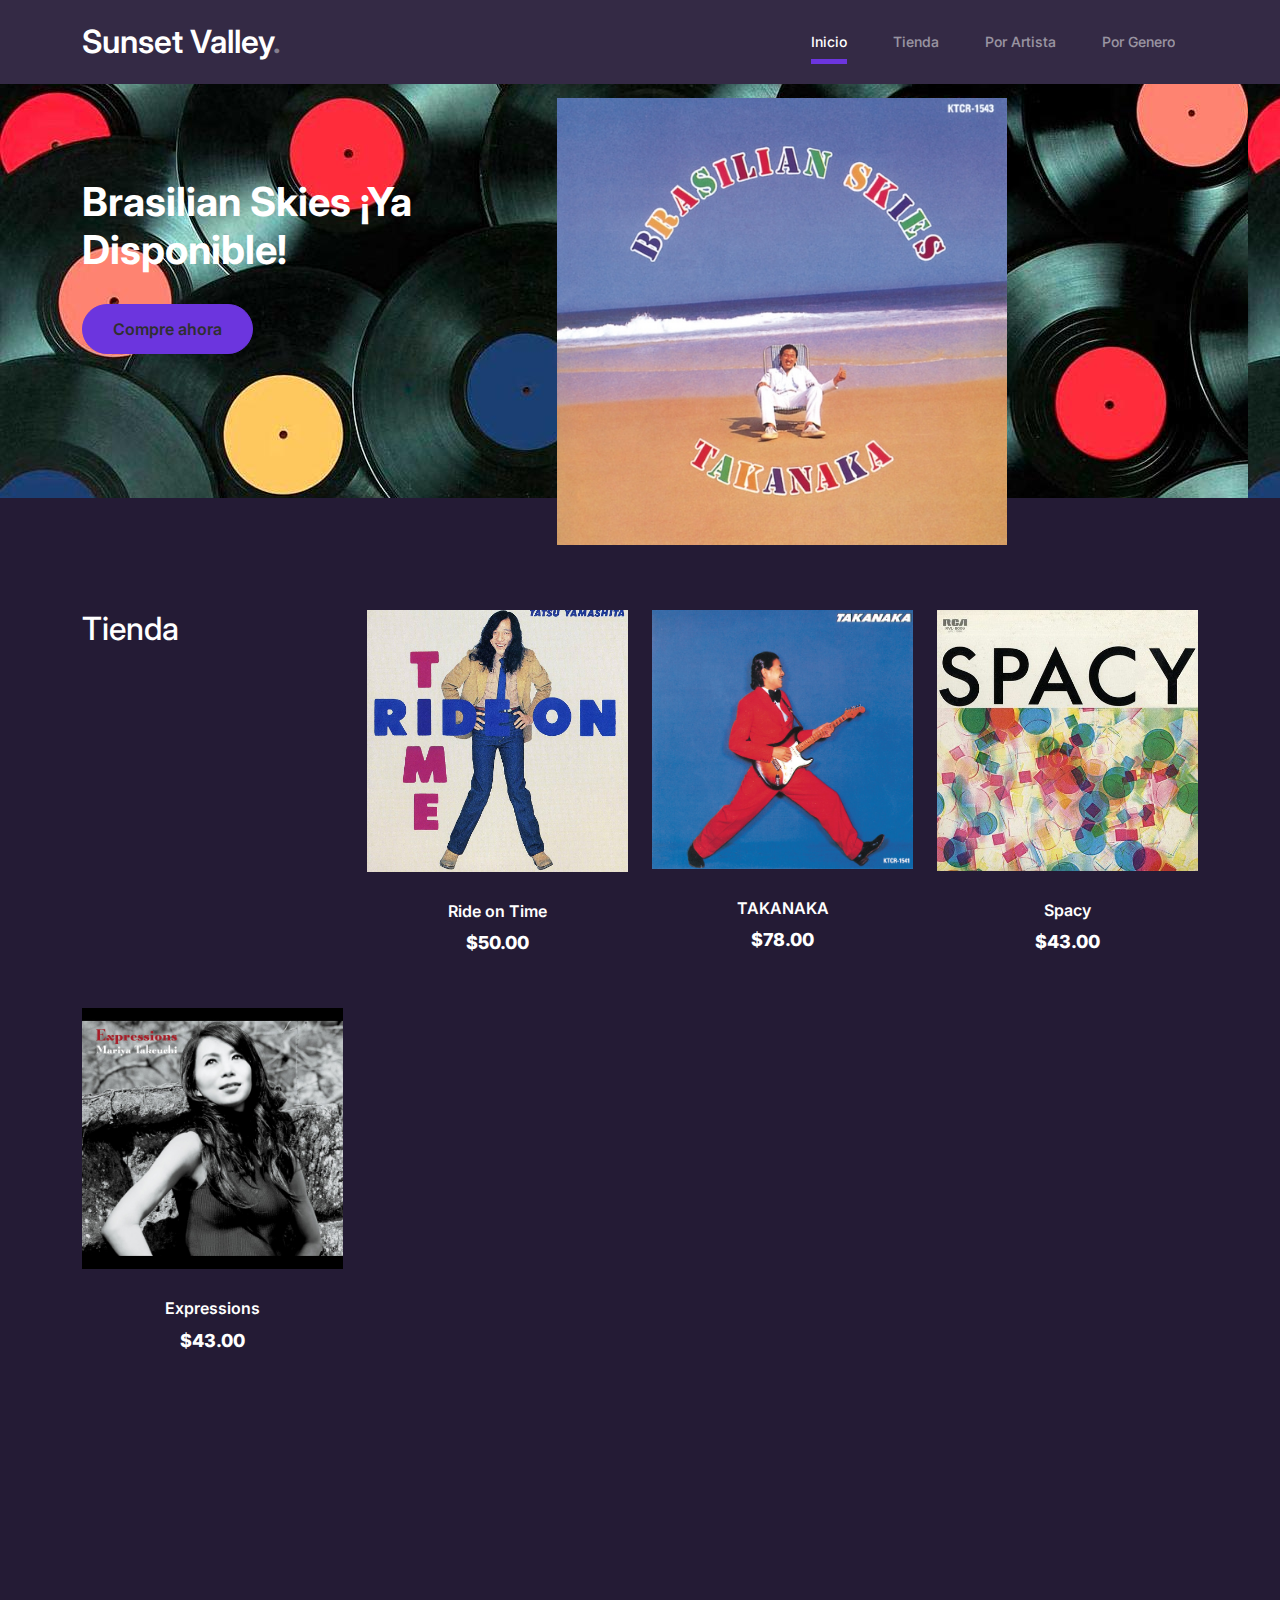
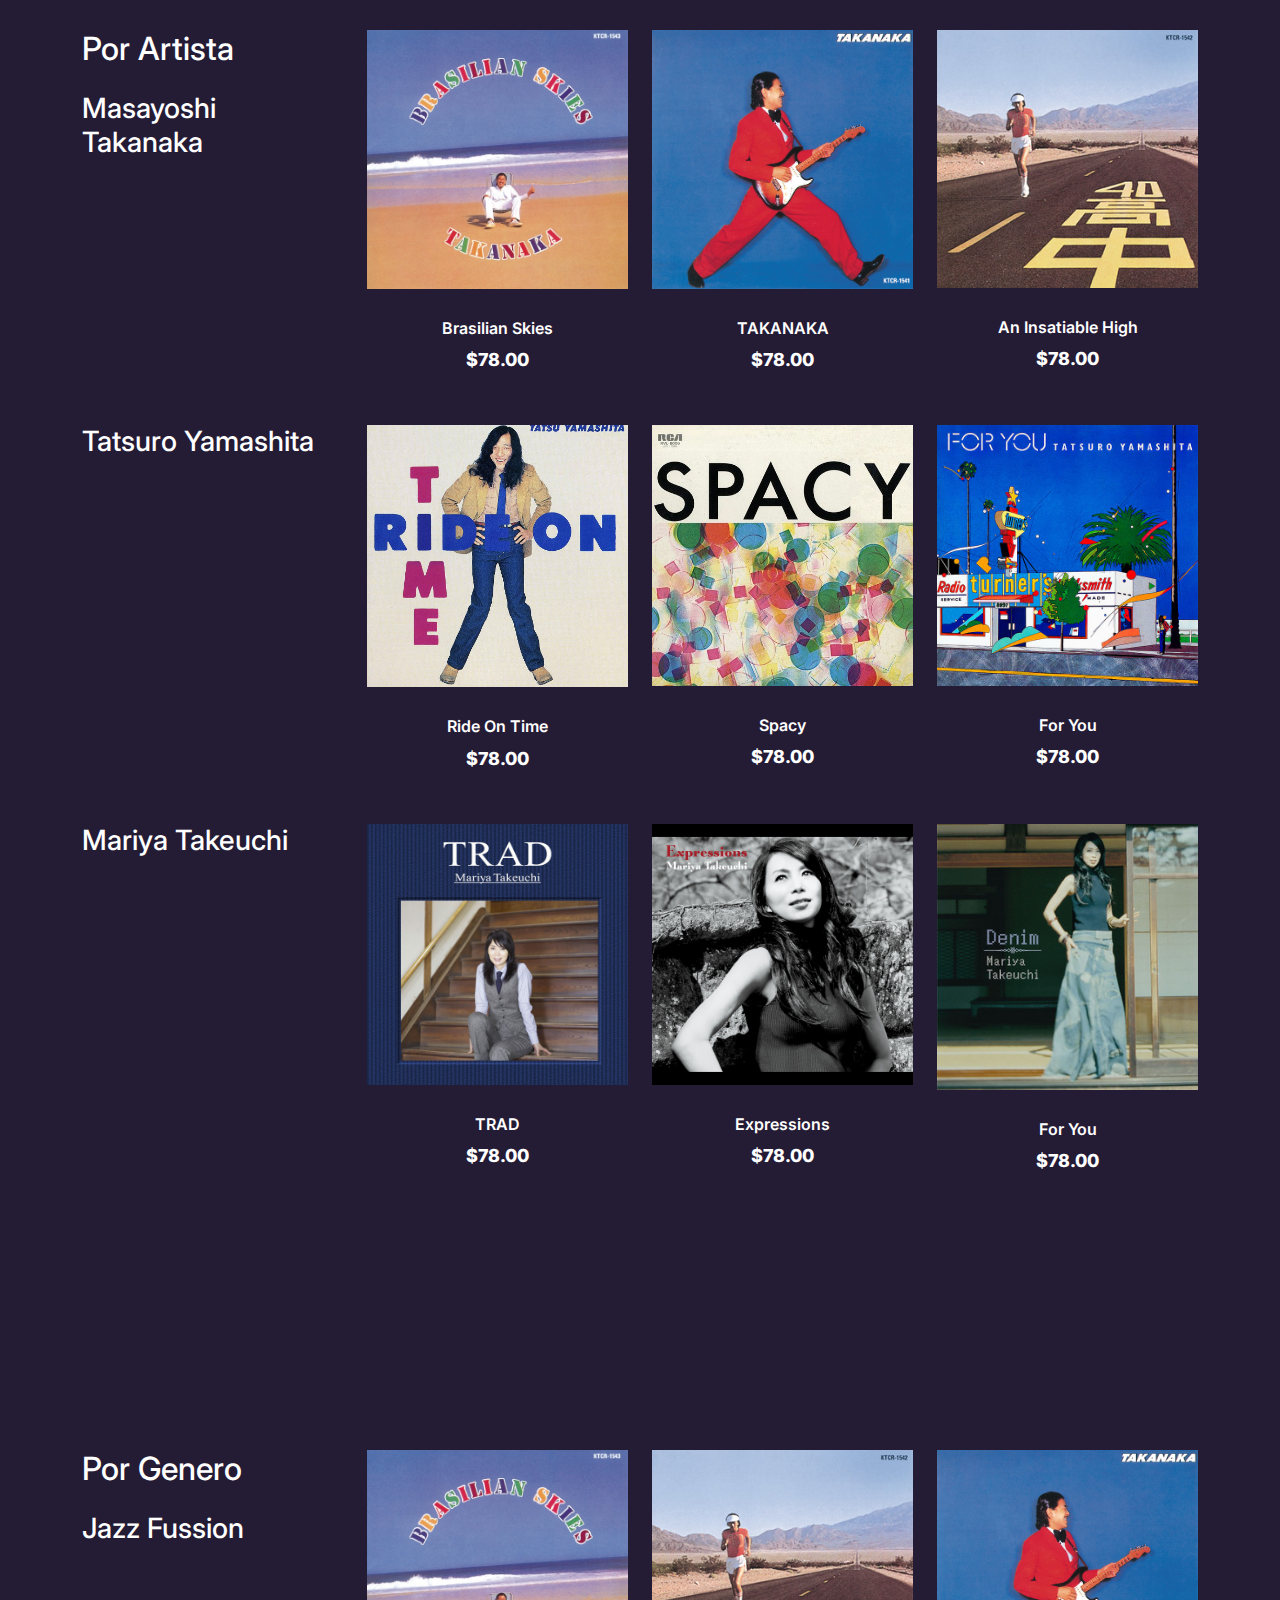
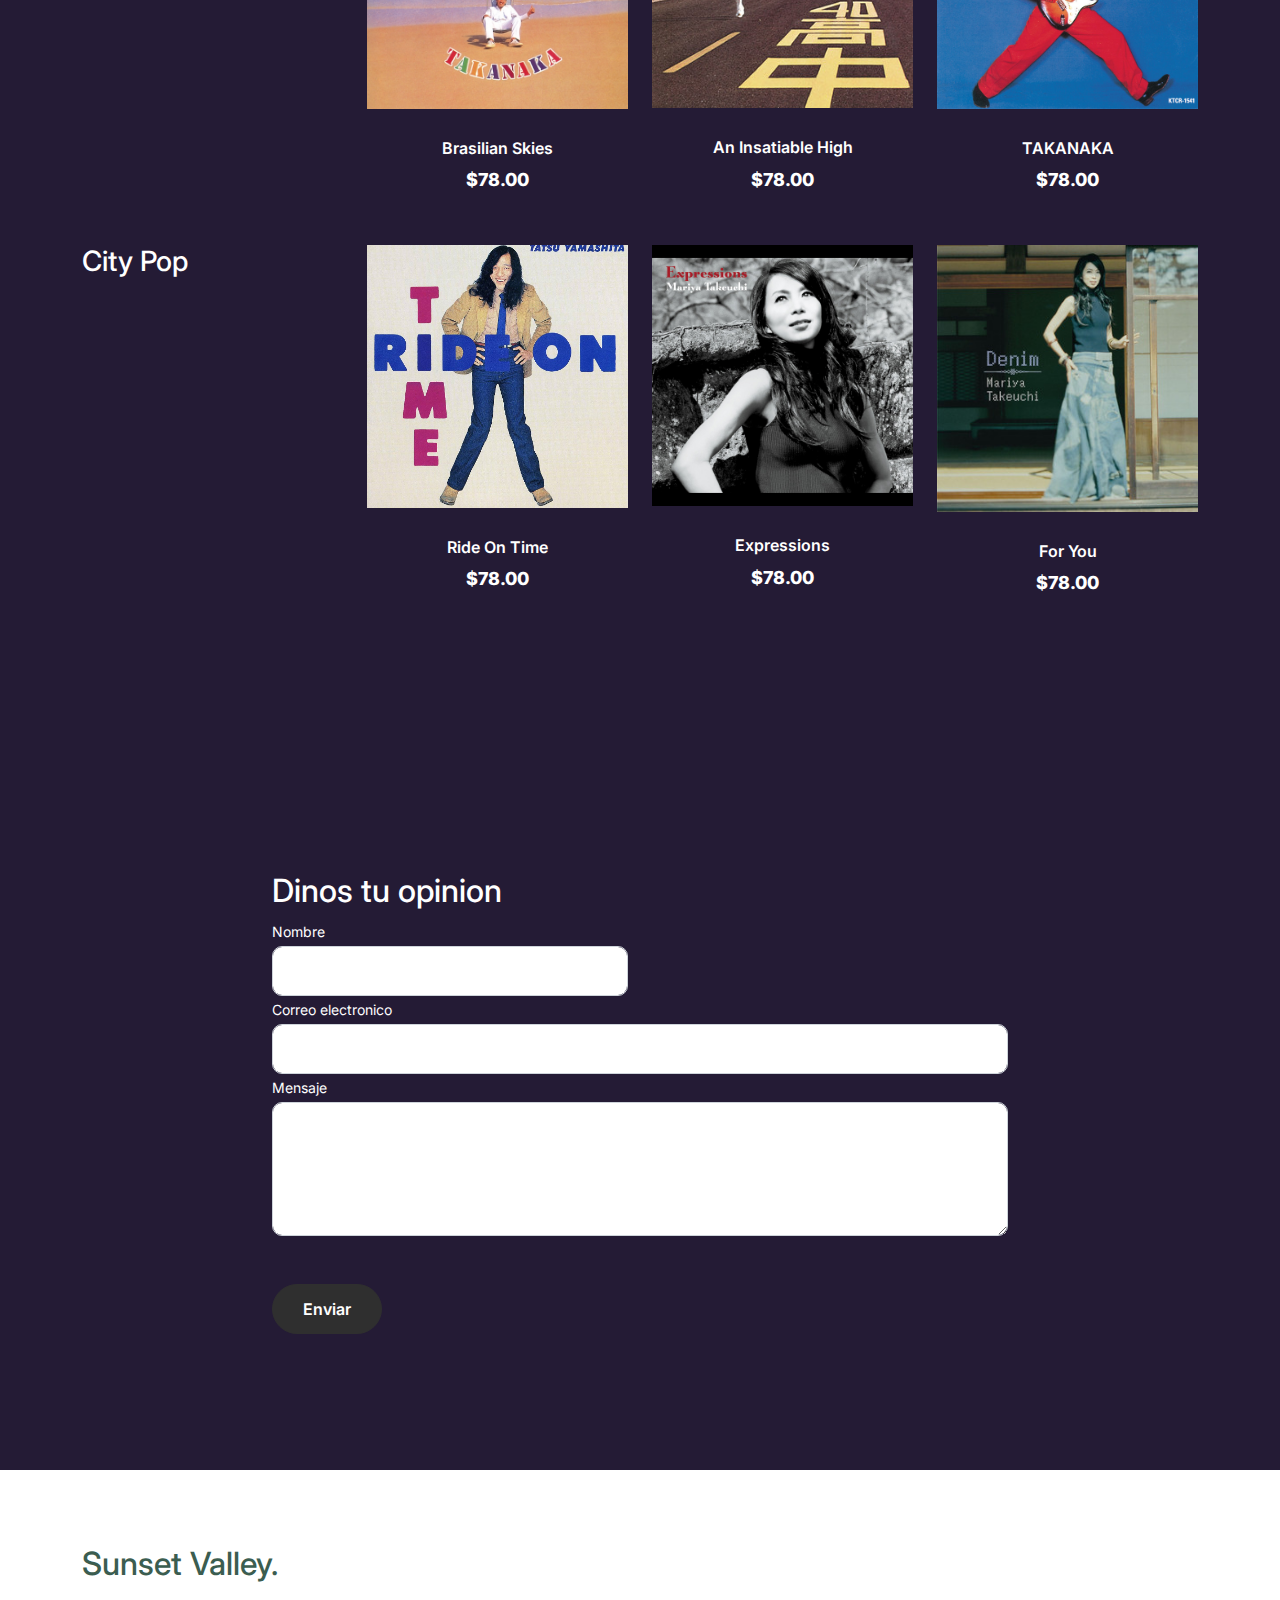
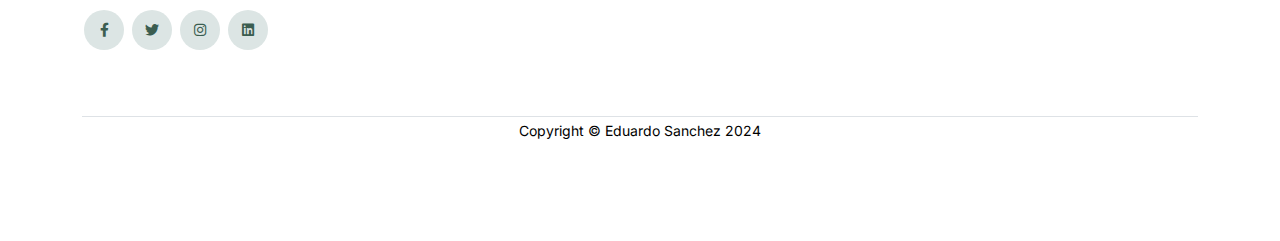
<file: index.html>
<!-- /*
* Bootstrap 5
* Template Name: Furni
* Template Author: Untree.co
* Template URI: https://untree.co/
* License: https://creativecommons.org/licenses/by/3.0/
*/ -->
<!doctype html>
<html lang="en">
<head>
  <meta charset="utf-8">
  <meta name="viewport" content="width=device-width, initial-scale=1, shrink-to-fit=no">
  <meta name="author" content="Untree.co">
  <link rel="shortcut icon" href="favicon.png">

  <meta name="description" content="" />
  <meta name="keywords" content="bootstrap, bootstrap4" />

		<!-- Bootstrap CSS -->
		<link href="css/bootstrap.min.css" rel="stylesheet">
		<link href="https://cdnjs.cloudflare.com/ajax/libs/font-awesome/6.0.0-beta3/css/all.min.css" rel="stylesheet">
		<link href="css/tiny-slider.css" rel="stylesheet">
		<link href="css/style.css" rel="stylesheet">
		<title>Sunset Valley</title>
	</head>

	<body>

		<!-- Start Header/Navigation -->
		<nav class="custom-navbar navbar navbar navbar-expand-md navbar-dark bg-dark" arial-label="Furni navigation bar">

			<div class="container">
				<a class="navbar-brand" href="index.html">Sunset Valley<span>.</span></a>

				<button class="navbar-toggler" type="button" data-bs-toggle="collapse" data-bs-target="#navbarsFurni" aria-controls="navbarsFurni" aria-expanded="false" aria-label="Toggle navigation">
					<span class="navbar-toggler-icon"></span>
				</button>

				<div class="collapse navbar-collapse" id="navbarsFurni">
					<ul class="custom-navbar-nav navbar-nav ms-auto mb-2 mb-md-0">
						<li class="nav-item active">
							<a class="nav-link" href="index.html">Inicio</a>
						</li>
						<li><a class="nav-link" href="#tienda">Tienda</a></li>
						<li><a class="nav-link" href="#artista">Por Artista</a></li>
						<li><a class="nav-link" href="#genero">Por Genero</a></li>
					</ul>
				</div>
			</div>
				
		</nav>
		<!-- End Header/Navigation -->

		<!-- Start Hero Section -->
			<div class="hero">
				<div class="container">
					<div class="row justify-content-between">
						<div class="col-lg-5">
							<div class="intro-excerpt">
								<h1>Brasilian Skies <span clsas="d-block">¡Ya Disponible!</span></h1>
								<p><a href="" class="btn btn-secondary me-2">Compre ahora</a></p>
							</div>
						</div>
						<div class="col-lg-7">
							<div class="hero-img-wrap">
								<img src="images\ab67616d0000b273c718e0f746b0f671fd92421e.jpg" class="img-fluid">
							</div>
						</div>
					</div>
				</div>
			</div>
		<!-- End Hero Section -->
		<div class="product-section" id="tienda">
			<div class="container">
				<div class="row">

					<!-- Start Column 1 -->
					<div class="col-md-12 col-lg-3 mb-5 mb-lg-0">
						<h2 class="mb-4 section-title">Tienda</h2>
					</div> 
					<!-- End Column 1 -->

					<!-- Start Column 2 -->
					<div class="col-12 col-md-4 col-lg-3 mb-5 mb-md-0">
						<a class="product-item">
							<img src="images\A1oaSIeKnwL._UF1000,1000_QL80_.jpg" class="img-fluid product-thumbnail">
							<h3 class="product-title">Ride on Time</h3>
							<strong class="product-price">$50.00</strong>

							<span class="icon-cross">
								<img src="images/cross.svg" class="img-fluid">
							</span>
						</a>
					</div> 
					<!-- End Column 2 -->

					<!-- Start Column 3 -->
					<div class="col-12 col-md-4 col-lg-3 mb-5 mb-md-0">
						<a class="product-item">
							<img src="images\ab67616d0000b273ae12b15f6e150833b0772848.jpg" class="img-fluid product-thumbnail">
							<h3 class="product-title">TAKANAKA</h3>
							<strong class="product-price">$78.00</strong>

							<span class="icon-cross">
								<img src="images/cross.svg" class="img-fluid">
							</span>
						</a>
					</div>
					<!-- End Column 3 -->

					<!-- Start Column 4 -->
					<div class="col-12 col-md-4 col-lg-3 mb-5 mb-md-0">
						<a class="product-item">
							<img src="images\artworks-yMAnaOSpXiv2ShEd-2PfKbg-t500x500.jpg" class="img-fluid product-thumbnail">
							<h3 class="product-title">Spacy</h3>
							<strong class="product-price">$43.00</strong>

							<span class="icon-cross">
								<img src="images/cross.svg" class="img-fluid">
							</span>
						</a>
					</div>
					<!-- End Column 4 -->
					<div class="col-12 col-md-4 col-lg-3 mb-5 mb-md-0">
						<a class="product-item">
							<img src="images\ab67616d0000b273ba6b3322182afc4136521d2c.jpg" class="img-fluid product-thumbnail">
							<h3 class="product-title">Expressions</h3>
							<strong class="product-price">$43.00</strong>

							<span class="icon-cross">
								<img src="images/cross.svg" class="img-fluid">
							</span>
						</a>
					</div>

				</div>
			</div>
		</div>
		<!-- Start Why Choose Us Section -->
		<div class="product-section" id="artista">
			<div class="container">
				<div class="row">

					<!-- Start Column 1 -->
					<div class="col-md-12 col-lg-3 mb-5 mb-lg-0">
						<h2 class="mb-4 section-title">Por Artista</h2>
						<h3>Masayoshi Takanaka</h3>
					</div> 

					<!-- Start Column 3 -->
					<div class="col-12 col-md-4 col-lg-3 mb-5 mb-md-0">
						<a class="product-item">
							<img src="images\ab67616d0000b273c718e0f746b0f671fd92421e.jpg" class="img-fluid product-thumbnail">
							<h3 class="product-title">Brasilian Skies</h3>
							<strong class="product-price">$78.00</strong>

							<span class="icon-cross">
								<img src="images/cross.svg" class="img-fluid">
							</span>
						</a>
					</div>
					<!-- End Column 3 -->

					<!-- Start Column 3 -->
					<div class="col-12 col-md-4 col-lg-3 mb-5 mb-md-0">
						<a class="product-item">
							<img src="images\ab67616d0000b273ae12b15f6e150833b0772848.jpg" class="img-fluid product-thumbnail">
							<h3 class="product-title">TAKANAKA</h3>
							<strong class="product-price">$78.00</strong>

							<span class="icon-cross">
								<img src="images/cross.svg" class="img-fluid">
							</span>
						</a>
					</div>
					<!-- End Column 3 -->

					<!-- Start Column 3 -->
					<div class="col-12 col-md-4 col-lg-3 mb-5 mb-md-0">
						<a class="product-item">
							<img src="images\ab67616d00001e02e45429960f838f817227516a.jpg" class="img-fluid product-thumbnail">
							<h3 class="product-title">An Insatiable High</h3>
							<strong class="product-price">$78.00</strong>

							<span class="icon-cross">
								<img src="images/cross.svg" class="img-fluid">
							</span>
						</a>
					</div>
					<!-- End Column 3 -->
					
					<!-- Start Column 1 -->
					<div class="col-md-12 col-lg-3 mb-5 mb-lg-0">
						<h3>Tatsuro Yamashita</h3>
					</div> 

					<!-- Start Column 3 -->
					<div class="col-12 col-md-4 col-lg-3 mb-5 mb-md-0">
						<a class="product-item">
							<img src="images\A1oaSIeKnwL._UF1000,1000_QL80_.jpg" class="img-fluid product-thumbnail">
							<h3 class="product-title">Ride On Time</h3>
							<strong class="product-price">$78.00</strong>

							<span class="icon-cross">
								<img src="images/cross.svg" class="img-fluid">
							</span>
						</a>
					</div>
					<!-- End Column 3 -->

					<div class="col-12 col-md-4 col-lg-3 mb-5 mb-md-0">
						<a class="product-item">
							<img src="images\artworks-yMAnaOSpXiv2ShEd-2PfKbg-t500x500.jpg" class="img-fluid product-thumbnail">
							<h3 class="product-title">Spacy</h3>
							<strong class="product-price">$78.00</strong>

							<span class="icon-cross">
								<img src="images/cross.svg" class="img-fluid">
							</span>
						</a>
					</div>

					<div class="col-12 col-md-4 col-lg-3 mb-5 mb-md-0">
						<a class="product-item">
							<img src="images\For_You_(album_cover).png" class="img-fluid product-thumbnail">
							<h3 class="product-title">For You</h3>
							<strong class="product-price">$78.00</strong>

							<span class="icon-cross">
								<img src="images/cross.svg" class="img-fluid">
							</span>
						</a>
					</div>

					<!-- Start Column 1 -->
					<div class="col-md-12 col-lg-3 mb-5 mb-lg-0">
						<h3>Mariya Takeuchi</h3>
					</div> 

					<!-- Start Column 3 -->
					<div class="col-12 col-md-4 col-lg-3 mb-5 mb-md-0">
						<a class="product-item">
							<img src="images\1900x1900-000000-80-0-0.jpg" class="img-fluid product-thumbnail">
							<h3 class="product-title">TRAD</h3>
							<strong class="product-price">$78.00</strong>

							<span class="icon-cross">
								<img src="images/cross.svg" class="img-fluid">
							</span>
						</a>
					</div>
					<!-- End Column 3 -->

					<div class="col-12 col-md-4 col-lg-3 mb-5 mb-md-0">
						<a class="product-item">
							<img src="images\ab67616d0000b273ba6b3322182afc4136521d2c.jpg" class="img-fluid product-thumbnail">
							<h3 class="product-title">Expressions</h3>
							<strong class="product-price">$78.00</strong>

							<span class="icon-cross">
								<img src="images/cross.svg" class="img-fluid">
							</span>
						</a>
					</div>

					<div class="col-12 col-md-4 col-lg-3 mb-5 mb-md-0">
						<a class="product-item">
							<img src="images\ab67616d00001e022f3b8803bff334117b355016.jpg" class="img-fluid product-thumbnail">
							<h3 class="product-title">For You</h3>
							<strong class="product-price">$78.00</strong>

							<span class="icon-cross">
								<img src="images/cross.svg" class="img-fluid">
							</span>
						</a>
					</div>

				</div>
			</div>
		</div>

		<div class="product-section" id="tienda">
			<div class="container">
				<div class="row">
					<div class="col-md-12 col-lg-3 mb-5 mb-lg-0" id="genero">
						<h2 class="mb-4 section-title">Por Genero</h2>
						<h3>Jazz Fussion</h3>
					</div> 

					<!-- Start Column 3 -->
					<div class="col-12 col-md-4 col-lg-3 mb-5 mb-md-0">
						<a class="product-item">
							<img src="images\ab67616d0000b273c718e0f746b0f671fd92421e.jpg" class="img-fluid product-thumbnail">
							<h3 class="product-title">Brasilian Skies</h3>
							<strong class="product-price">$78.00</strong>

							<span class="icon-cross">
								<img src="images/cross.svg" class="img-fluid">
							</span>
						</a>
					</div>

					<div class="col-12 col-md-4 col-lg-3 mb-5 mb-md-0">
						<a class="product-item">
							<img src="images\ab67616d00001e02e45429960f838f817227516a.jpg" class="img-fluid product-thumbnail">
							<h3 class="product-title">An Insatiable High</h3>
							<strong class="product-price">$78.00</strong>

							<span class="icon-cross">
								<img src="images/cross.svg" class="img-fluid">
							</span>
						</a>
					</div>
					
					<div class="col-12 col-md-4 col-lg-3 mb-5 mb-md-0">
						<a class="product-item">
							<img src="images\ab67616d0000b273ae12b15f6e150833b0772848.jpg" class="img-fluid product-thumbnail">
							<h3 class="product-title">TAKANAKA</h3>
							<strong class="product-price">$78.00</strong>

							<span class="icon-cross">
								<img src="images/cross.svg" class="img-fluid">
							</span>
						</a>
					</div>

					<div class="col-md-12 col-lg-3 mb-5 mb-lg-0">
						<h3>City Pop</h3>
					</div> 

					<div class="col-12 col-md-4 col-lg-3 mb-5 mb-md-0">
						<a class="product-item">
							<img src="images\A1oaSIeKnwL._UF1000,1000_QL80_.jpg" class="img-fluid product-thumbnail">
							<h3 class="product-title">Ride On Time</h3>
							<strong class="product-price">$78.00</strong>

							<span class="icon-cross">
								<img src="images/cross.svg" class="img-fluid">
							</span>
						</a>
					</div>

					<div class="col-12 col-md-4 col-lg-3 mb-5 mb-md-0">
						<a class="product-item">
							<img src="images\ab67616d0000b273ba6b3322182afc4136521d2c.jpg" class="img-fluid product-thumbnail">
							<h3 class="product-title">Expressions</h3>
							<strong class="product-price">$78.00</strong>

							<span class="icon-cross">
								<img src="images/cross.svg" class="img-fluid">
							</span>
						</a>
					</div>

					<div class="col-12 col-md-4 col-lg-3 mb-5 mb-md-0">
						<a class="product-item">
							<img src="images\ab67616d00001e022f3b8803bff334117b355016.jpg" class="img-fluid product-thumbnail">
							<h3 class="product-title">For You</h3>
							<strong class="product-price">$78.00</strong>

							<span class="icon-cross">
								<img src="images/cross.svg" class="img-fluid">
							</span>
						</a>
					</div>
				</div>
			</div>
		</div>
		<!-- End Why Choose Us Section -->
		<div class="untree_co-section">
			<div class="container">
	  
			  <div class="block">
				<div class="row justify-content-center">
	  
	  
				  <div class="col-md-8 col-lg-8 pb-4">
					
					<h2>Dinos tu opinion</h2>
					<form id="formulario">
					  <div class="row">
						<div class="col-6">
						  <div class="form-group">
							<label class="text-black" for="fname">Nombre</label>
							<input type="text" class="form-control" id="fname">
						  </div>
						</div>
					  </div>
					  <div class="form-group">
						<label class="text-black" for="email">Correo electronico</label>
						<input type="email" class="form-control" id="email">
					  </div>
	  
					  <div class="form-group mb-5">
						<label class="text-black" for="message">Mensaje</label>
						<textarea name="" class="form-control" id="message" cols="30" rows="5"></textarea>
					  </div>
	  
					  <button type="submit" class="btn btn-primary-hover-outline">Enviar</button>
					</form>

					<script>
						const formulario = document.getElementById('formulario');

						formulario.addEventListener('submit', (event) => {
							event.preventDefault();

							const nombre = document.getElementById('fname').value;
							const email = document.getElementById('email').value;
							const mensaje = document.getElementById('message').value;

							console.log('Nombre:', nombre);
							console.log('Correo electrónico:', email);
							console.log('Mensaje:', mensaje);

							const datos = {
								nombre: nombre,
								email: email,
								mensaje: mensaje
							};

							fetch('https://landing-page-b8291-default-rtdb.firebaseio.com/collection.json', {
								method: 'POST',
								body: JSON.stringify(datos),
								headers: {
									'Content-Type': 'application/json'
								}
							})
							.then(respuesta => respuesta.json())
							.then(datos => {
								console.log(datos); // Imprimir la respuesta del servidor
							})
							.catch(error => console.error(error));
						});

						async function obtenerDatos() {
							const url = "https://landing-page-b8291-default-rtdb.firebaseio.com/collection.json"; // Reemplaza con la URL real de la API o recurso
							const respuesta = await fetch(url);

							if (!respuesta.ok) {
								console.error("Error:", respuesta.status);
								return;
							}

							const datos = await respuesta.json();
							console.log(datos); // Procesar o mostrar los datos obtenidos
							}

						obtenerDatos();
					</script>
	  
				  </div>
	  
				</div>
	  
			  </div>
	  
			</div>
	  
	  
		  </div>
		</div>
		<!-- Start Footer Section -->
		<footer class="footer-section">
			<div class="container relative">

				<div class="row g-5 mb-5">
					<div class="col-lg-4">
						<div class="mb-4 footer-logo-wrap"><a href="#" class="footer-logo">Sunset Valley<span>.</span></a></div>

						<ul class="list-unstyled custom-social">
							<li><a href="#"><span class="fa fa-brands fa-facebook-f"></span></a></li>
							<li><a href="#"><span class="fa fa-brands fa-twitter"></span></a></li>
							<li><a href="#"><span class="fa fa-brands fa-instagram"></span></a></li>
							<li><a href="#"><span class="fa fa-brands fa-linkedin"></span></a></li>
						</ul>
					</div>

				</div>

				<div class="border-top copyright">
					<p style="color: black; text-align: center;">Copyright © Eduardo Sanchez 2024<p>
				</div>

			</div>
		</footer>
		<!-- End Footer Section -->	


		<script src="js/bootstrap.bundle.min.js"></script>
		<script src="js/tiny-slider.js"></script>
		<script src="js/custom.js"></script>
	</body>

</html>
</file>
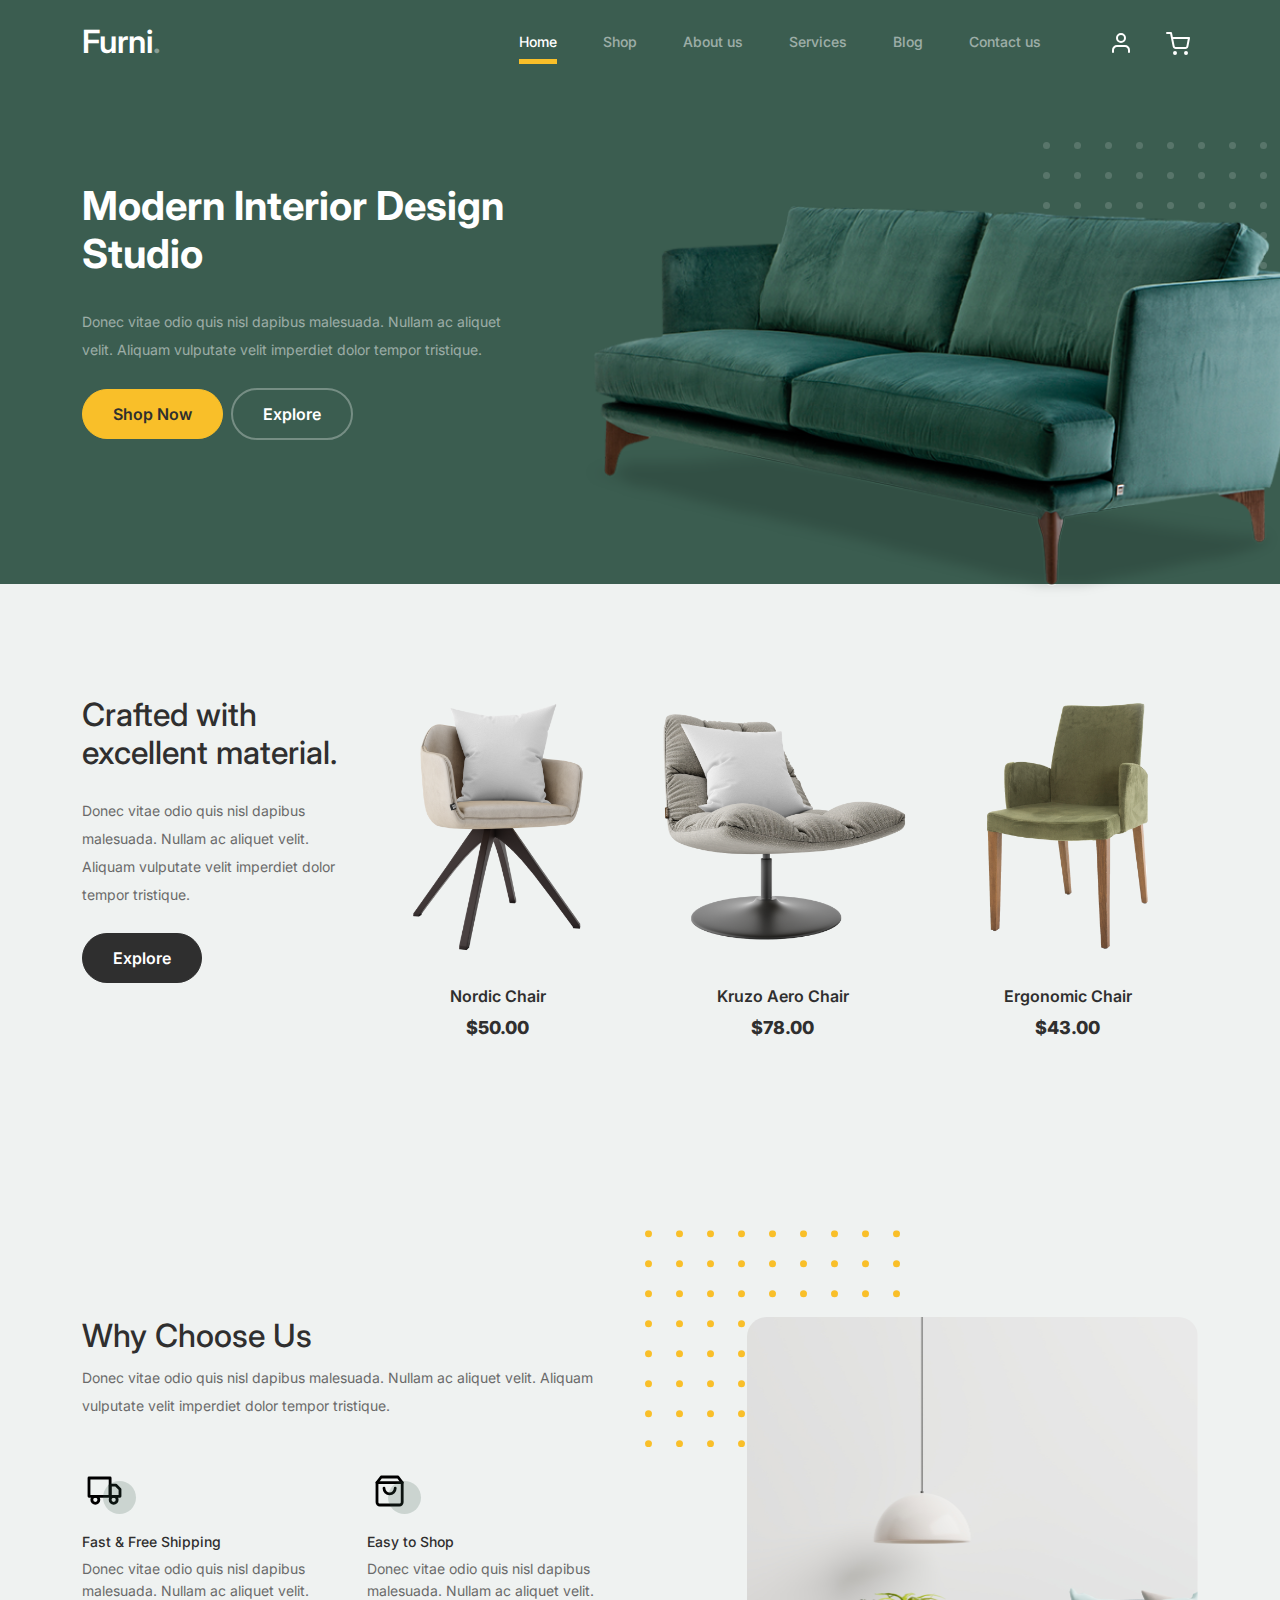
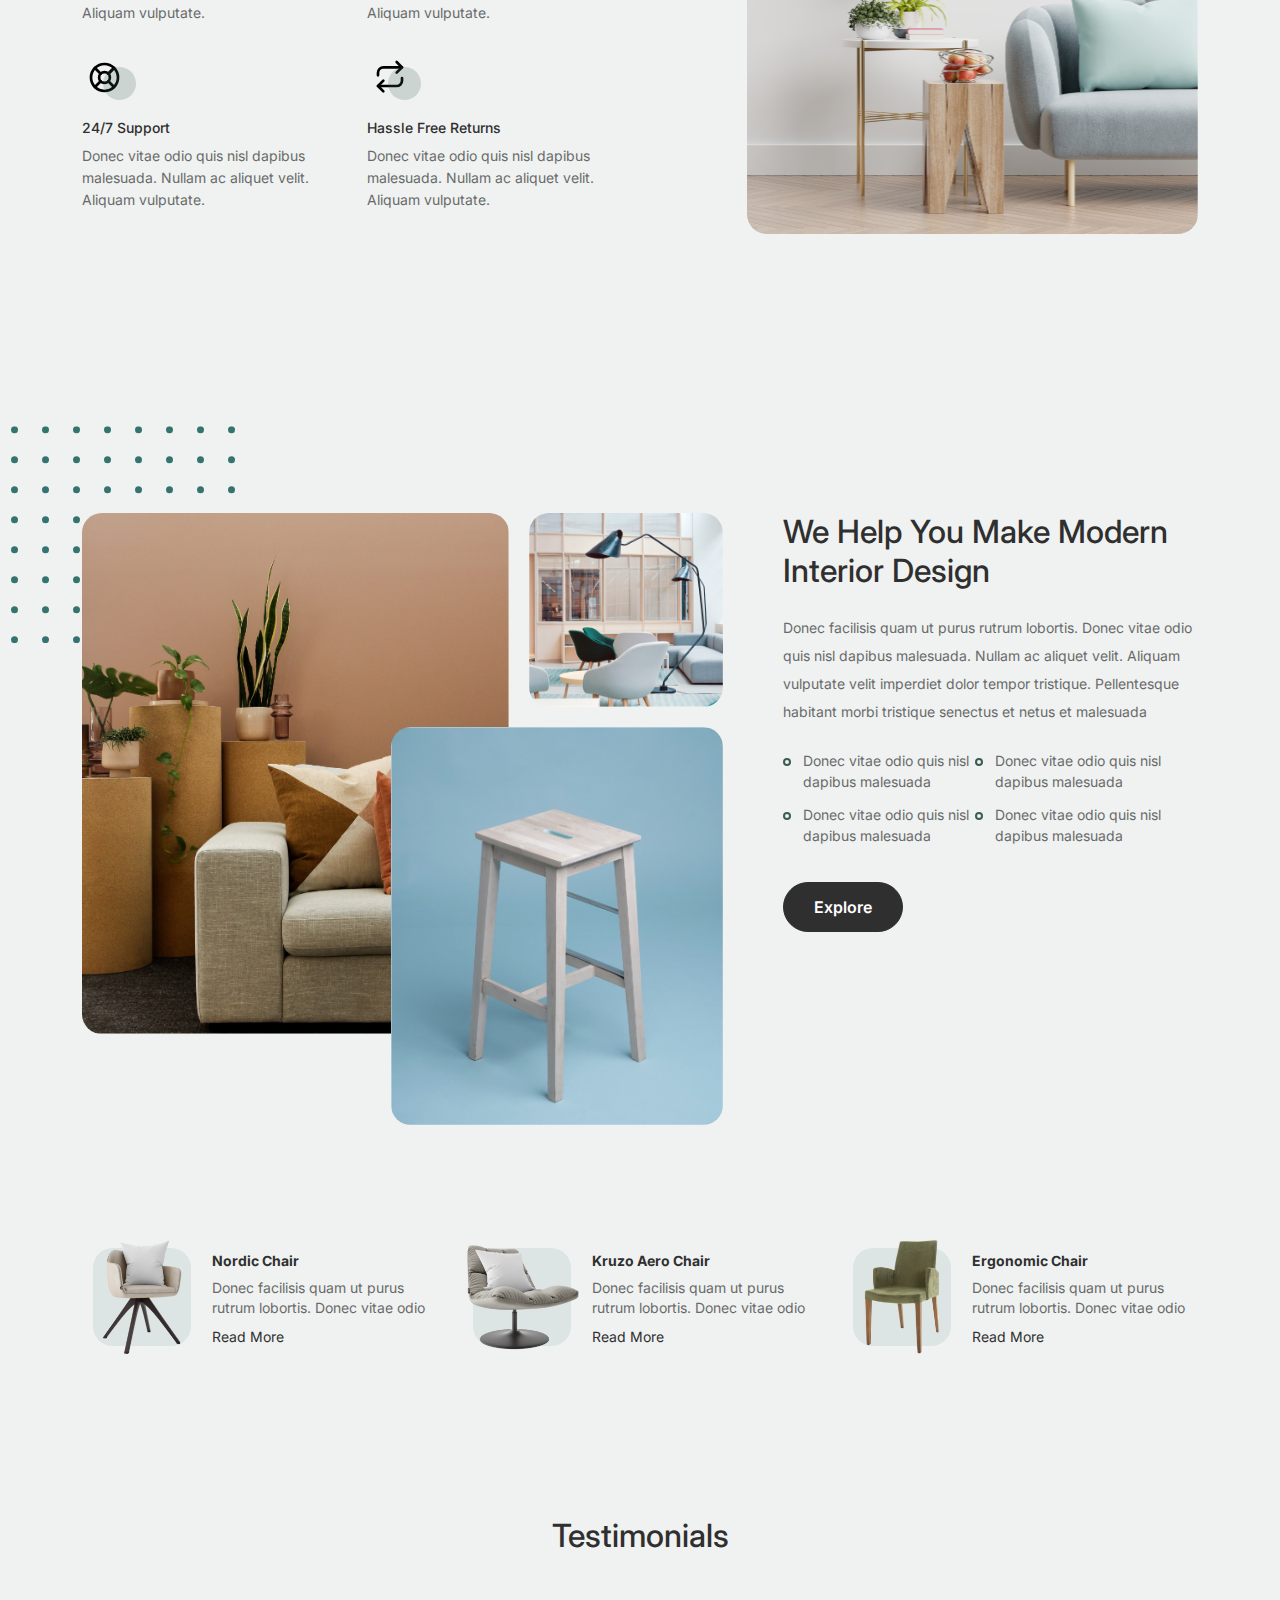
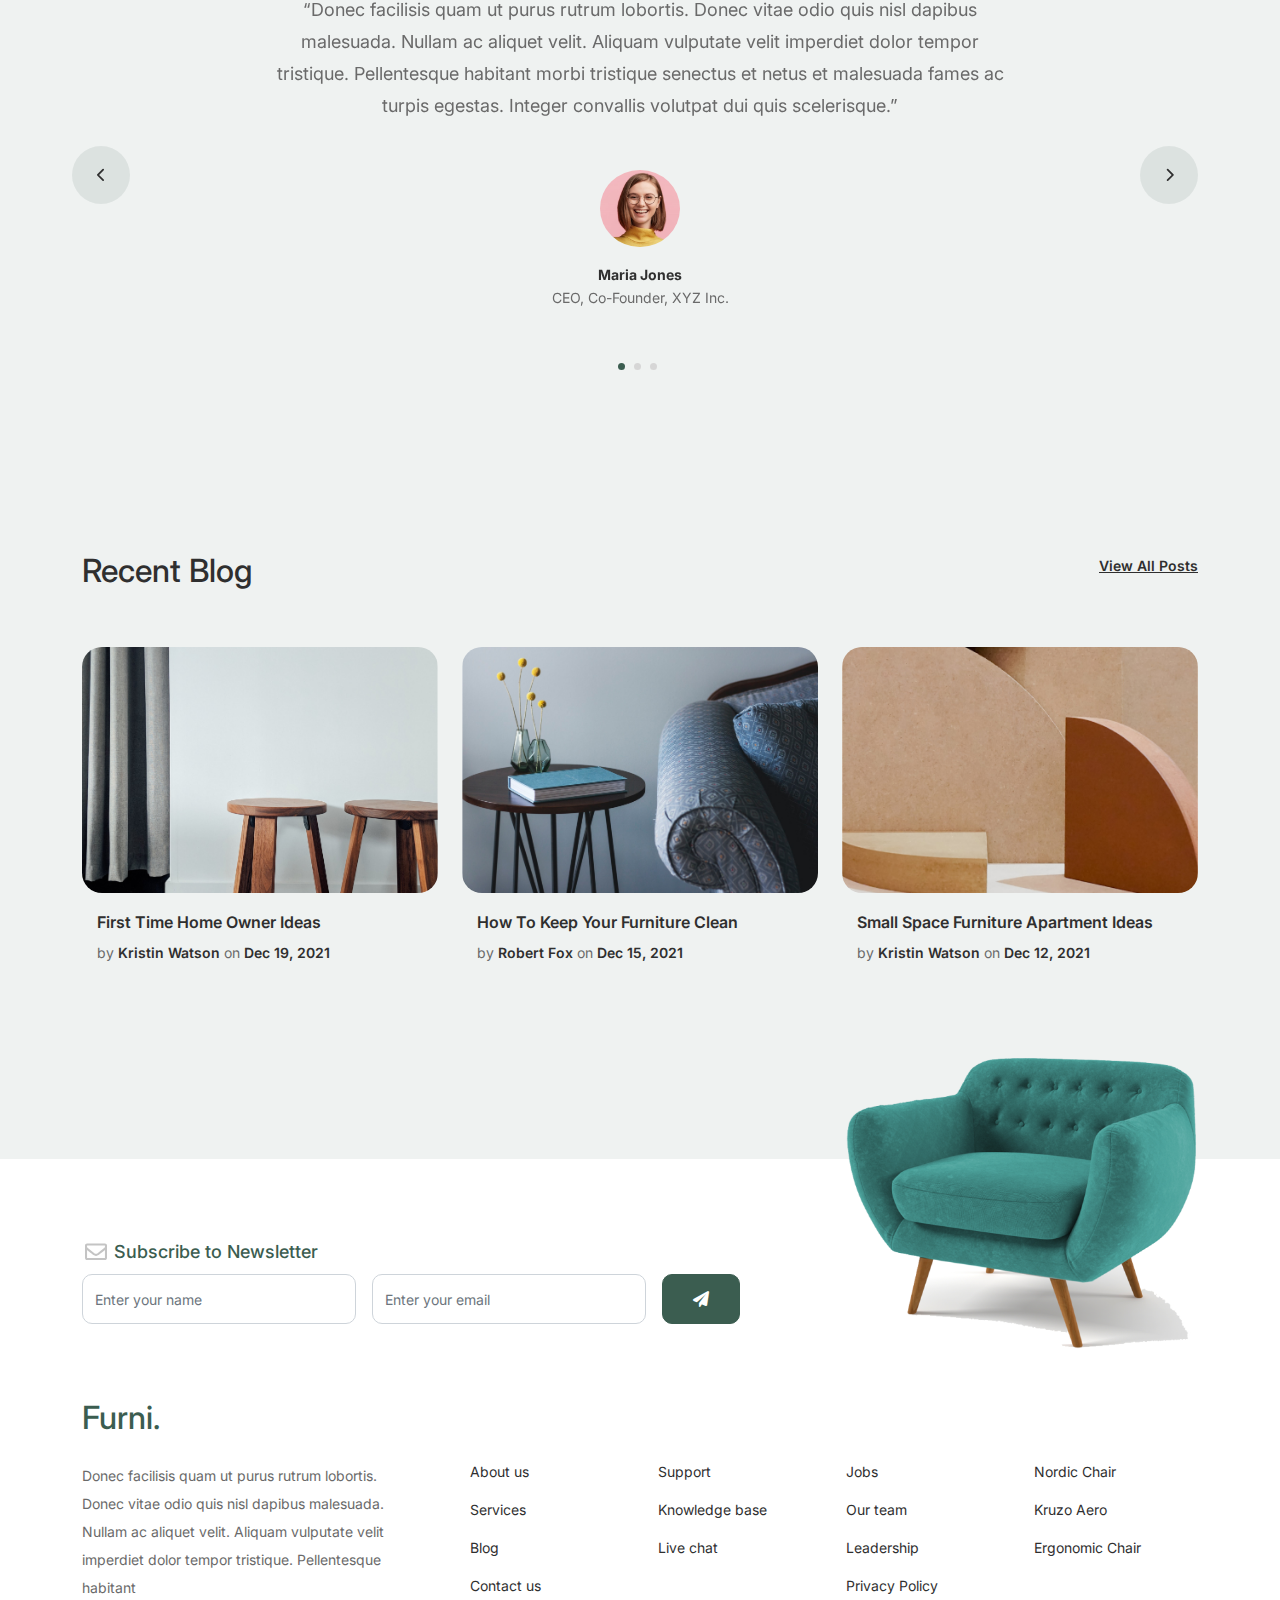
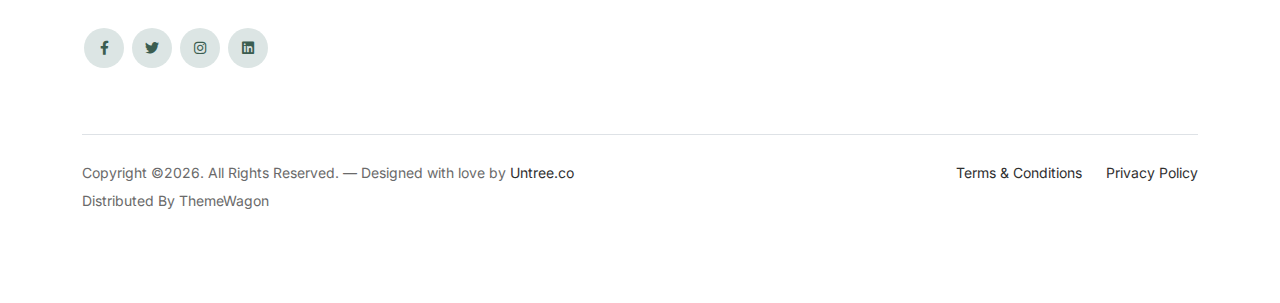
<file: furni-1.0.0/index.html>
<!-- /*
* Bootstrap 5
* Template Name: Furni
* Template Author: Untree.co
* Template URI: https://untree.co/
* License: https://creativecommons.org/licenses/by/3.0/
*/ -->
<!doctype html>
<html lang="en">
<head>
  <meta charset="utf-8">
  <meta name="viewport" content="width=device-width, initial-scale=1, shrink-to-fit=no">
  <meta name="author" content="Untree.co">
  <link rel="shortcut icon" href="favicon.png">

  <meta name="description" content="" />
  <meta name="keywords" content="bootstrap, bootstrap4" />

		<!-- Bootstrap CSS -->
		<link href="css/bootstrap.min.css" rel="stylesheet">
		<link href="https://cdnjs.cloudflare.com/ajax/libs/font-awesome/6.0.0-beta3/css/all.min.css" rel="stylesheet">
		<link href="css/tiny-slider.css" rel="stylesheet">
		<link href="css/style.css" rel="stylesheet">
		<title>Furni Free Bootstrap 5 Template for Furniture and Interior Design Websites by Untree.co </title>
	</head>

	<body>

		<!-- Start Header/Navigation -->
		<nav class="custom-navbar navbar navbar navbar-expand-md navbar-dark bg-dark" arial-label="Furni navigation bar">

			<div class="container">
				<a class="navbar-brand" href="index.html">Furni<span>.</span></a>

				<button class="navbar-toggler" type="button" data-bs-toggle="collapse" data-bs-target="#navbarsFurni" aria-controls="navbarsFurni" aria-expanded="false" aria-label="Toggle navigation">
					<span class="navbar-toggler-icon"></span>
				</button>

				<div class="collapse navbar-collapse" id="navbarsFurni">
					<ul class="custom-navbar-nav navbar-nav ms-auto mb-2 mb-md-0">
						<li class="nav-item active">
							<a class="nav-link" href="index.html">Home</a>
						</li>
						<li><a class="nav-link" href="shop.html">Shop</a></li>
						<li><a class="nav-link" href="about.html">About us</a></li>
						<li><a class="nav-link" href="services.html">Services</a></li>
						<li><a class="nav-link" href="blog.html">Blog</a></li>
						<li><a class="nav-link" href="contact.html">Contact us</a></li>
					</ul>

					<ul class="custom-navbar-cta navbar-nav mb-2 mb-md-0 ms-5">
						<li><a class="nav-link" href="#"><img src="images/user.svg"></a></li>
						<li><a class="nav-link" href="cart.html"><img src="images/cart.svg"></a></li>
					</ul>
				</div>
			</div>
				
		</nav>
		<!-- End Header/Navigation -->

		<!-- Start Hero Section -->
			<div class="hero">
				<div class="container">
					<div class="row justify-content-between">
						<div class="col-lg-5">
							<div class="intro-excerpt">
								<h1>Modern Interior <span clsas="d-block">Design Studio</span></h1>
								<p class="mb-4">Donec vitae odio quis nisl dapibus malesuada. Nullam ac aliquet velit. Aliquam vulputate velit imperdiet dolor tempor tristique.</p>
								<p><a href="" class="btn btn-secondary me-2">Shop Now</a><a href="#" class="btn btn-white-outline">Explore</a></p>
							</div>
						</div>
						<div class="col-lg-7">
							<div class="hero-img-wrap">
								<img src="images/couch.png" class="img-fluid">
							</div>
						</div>
					</div>
				</div>
			</div>
		<!-- End Hero Section -->

		<!-- Start Product Section -->
		<div class="product-section">
			<div class="container">
				<div class="row">

					<!-- Start Column 1 -->
					<div class="col-md-12 col-lg-3 mb-5 mb-lg-0">
						<h2 class="mb-4 section-title">Crafted with excellent material.</h2>
						<p class="mb-4">Donec vitae odio quis nisl dapibus malesuada. Nullam ac aliquet velit. Aliquam vulputate velit imperdiet dolor tempor tristique. </p>
						<p><a href="shop.html" class="btn">Explore</a></p>
					</div> 
					<!-- End Column 1 -->

					<!-- Start Column 2 -->
					<div class="col-12 col-md-4 col-lg-3 mb-5 mb-md-0">
						<a class="product-item" href="cart.html">
							<img src="images/product-1.png" class="img-fluid product-thumbnail">
							<h3 class="product-title">Nordic Chair</h3>
							<strong class="product-price">$50.00</strong>

							<span class="icon-cross">
								<img src="images/cross.svg" class="img-fluid">
							</span>
						</a>
					</div> 
					<!-- End Column 2 -->

					<!-- Start Column 3 -->
					<div class="col-12 col-md-4 col-lg-3 mb-5 mb-md-0">
						<a class="product-item" href="cart.html">
							<img src="images/product-2.png" class="img-fluid product-thumbnail">
							<h3 class="product-title">Kruzo Aero Chair</h3>
							<strong class="product-price">$78.00</strong>

							<span class="icon-cross">
								<img src="images/cross.svg" class="img-fluid">
							</span>
						</a>
					</div>
					<!-- End Column 3 -->

					<!-- Start Column 4 -->
					<div class="col-12 col-md-4 col-lg-3 mb-5 mb-md-0">
						<a class="product-item" href="cart.html">
							<img src="images/product-3.png" class="img-fluid product-thumbnail">
							<h3 class="product-title">Ergonomic Chair</h3>
							<strong class="product-price">$43.00</strong>

							<span class="icon-cross">
								<img src="images/cross.svg" class="img-fluid">
							</span>
						</a>
					</div>
					<!-- End Column 4 -->

				</div>
			</div>
		</div>
		<!-- End Product Section -->

		<!-- Start Why Choose Us Section -->
		<div class="why-choose-section">
			<div class="container">
				<div class="row justify-content-between">
					<div class="col-lg-6">
						<h2 class="section-title">Why Choose Us</h2>
						<p>Donec vitae odio quis nisl dapibus malesuada. Nullam ac aliquet velit. Aliquam vulputate velit imperdiet dolor tempor tristique.</p>

						<div class="row my-5">
							<div class="col-6 col-md-6">
								<div class="feature">
									<div class="icon">
										<img src="images/truck.svg" alt="Image" class="imf-fluid">
									</div>
									<h3>Fast &amp; Free Shipping</h3>
									<p>Donec vitae odio quis nisl dapibus malesuada. Nullam ac aliquet velit. Aliquam vulputate.</p>
								</div>
							</div>

							<div class="col-6 col-md-6">
								<div class="feature">
									<div class="icon">
										<img src="images/bag.svg" alt="Image" class="imf-fluid">
									</div>
									<h3>Easy to Shop</h3>
									<p>Donec vitae odio quis nisl dapibus malesuada. Nullam ac aliquet velit. Aliquam vulputate.</p>
								</div>
							</div>

							<div class="col-6 col-md-6">
								<div class="feature">
									<div class="icon">
										<img src="images/support.svg" alt="Image" class="imf-fluid">
									</div>
									<h3>24/7 Support</h3>
									<p>Donec vitae odio quis nisl dapibus malesuada. Nullam ac aliquet velit. Aliquam vulputate.</p>
								</div>
							</div>

							<div class="col-6 col-md-6">
								<div class="feature">
									<div class="icon">
										<img src="images/return.svg" alt="Image" class="imf-fluid">
									</div>
									<h3>Hassle Free Returns</h3>
									<p>Donec vitae odio quis nisl dapibus malesuada. Nullam ac aliquet velit. Aliquam vulputate.</p>
								</div>
							</div>

						</div>
					</div>

					<div class="col-lg-5">
						<div class="img-wrap">
							<img src="images/why-choose-us-img.jpg" alt="Image" class="img-fluid">
						</div>
					</div>

				</div>
			</div>
		</div>
		<!-- End Why Choose Us Section -->

		<!-- Start We Help Section -->
		<div class="we-help-section">
			<div class="container">
				<div class="row justify-content-between">
					<div class="col-lg-7 mb-5 mb-lg-0">
						<div class="imgs-grid">
							<div class="grid grid-1"><img src="images/img-grid-1.jpg" alt="Untree.co"></div>
							<div class="grid grid-2"><img src="images/img-grid-2.jpg" alt="Untree.co"></div>
							<div class="grid grid-3"><img src="images/img-grid-3.jpg" alt="Untree.co"></div>
						</div>
					</div>
					<div class="col-lg-5 ps-lg-5">
						<h2 class="section-title mb-4">We Help You Make Modern Interior Design</h2>
						<p>Donec facilisis quam ut purus rutrum lobortis. Donec vitae odio quis nisl dapibus malesuada. Nullam ac aliquet velit. Aliquam vulputate velit imperdiet dolor tempor tristique. Pellentesque habitant morbi tristique senectus et netus et malesuada</p>

						<ul class="list-unstyled custom-list my-4">
							<li>Donec vitae odio quis nisl dapibus malesuada</li>
							<li>Donec vitae odio quis nisl dapibus malesuada</li>
							<li>Donec vitae odio quis nisl dapibus malesuada</li>
							<li>Donec vitae odio quis nisl dapibus malesuada</li>
						</ul>
						<p><a herf="#" class="btn">Explore</a></p>
					</div>
				</div>
			</div>
		</div>
		<!-- End We Help Section -->

		<!-- Start Popular Product -->
		<div class="popular-product">
			<div class="container">
				<div class="row">

					<div class="col-12 col-md-6 col-lg-4 mb-4 mb-lg-0">
						<div class="product-item-sm d-flex">
							<div class="thumbnail">
								<img src="images/product-1.png" alt="Image" class="img-fluid">
							</div>
							<div class="pt-3">
								<h3>Nordic Chair</h3>
								<p>Donec facilisis quam ut purus rutrum lobortis. Donec vitae odio </p>
								<p><a href="#">Read More</a></p>
							</div>
						</div>
					</div>

					<div class="col-12 col-md-6 col-lg-4 mb-4 mb-lg-0">
						<div class="product-item-sm d-flex">
							<div class="thumbnail">
								<img src="images/product-2.png" alt="Image" class="img-fluid">
							</div>
							<div class="pt-3">
								<h3>Kruzo Aero Chair</h3>
								<p>Donec facilisis quam ut purus rutrum lobortis. Donec vitae odio </p>
								<p><a href="#">Read More</a></p>
							</div>
						</div>
					</div>

					<div class="col-12 col-md-6 col-lg-4 mb-4 mb-lg-0">
						<div class="product-item-sm d-flex">
							<div class="thumbnail">
								<img src="images/product-3.png" alt="Image" class="img-fluid">
							</div>
							<div class="pt-3">
								<h3>Ergonomic Chair</h3>
								<p>Donec facilisis quam ut purus rutrum lobortis. Donec vitae odio </p>
								<p><a href="#">Read More</a></p>
							</div>
						</div>
					</div>

				</div>
			</div>
		</div>
		<!-- End Popular Product -->

		<!-- Start Testimonial Slider -->
		<div class="testimonial-section">
			<div class="container">
				<div class="row">
					<div class="col-lg-7 mx-auto text-center">
						<h2 class="section-title">Testimonials</h2>
					</div>
				</div>

				<div class="row justify-content-center">
					<div class="col-lg-12">
						<div class="testimonial-slider-wrap text-center">

							<div id="testimonial-nav">
								<span class="prev" data-controls="prev"><span class="fa fa-chevron-left"></span></span>
								<span class="next" data-controls="next"><span class="fa fa-chevron-right"></span></span>
							</div>

							<div class="testimonial-slider">
								
								<div class="item">
									<div class="row justify-content-center">
										<div class="col-lg-8 mx-auto">

											<div class="testimonial-block text-center">
												<blockquote class="mb-5">
													<p>&ldquo;Donec facilisis quam ut purus rutrum lobortis. Donec vitae odio quis nisl dapibus malesuada. Nullam ac aliquet velit. Aliquam vulputate velit imperdiet dolor tempor tristique. Pellentesque habitant morbi tristique senectus et netus et malesuada fames ac turpis egestas. Integer convallis volutpat dui quis scelerisque.&rdquo;</p>
												</blockquote>

												<div class="author-info">
													<div class="author-pic">
														<img src="images/person-1.png" alt="Maria Jones" class="img-fluid">
													</div>
													<h3 class="font-weight-bold">Maria Jones</h3>
													<span class="position d-block mb-3">CEO, Co-Founder, XYZ Inc.</span>
												</div>
											</div>

										</div>
									</div>
								</div> 
								<!-- END item -->

								<div class="item">
									<div class="row justify-content-center">
										<div class="col-lg-8 mx-auto">

											<div class="testimonial-block text-center">
												<blockquote class="mb-5">
													<p>&ldquo;Donec facilisis quam ut purus rutrum lobortis. Donec vitae odio quis nisl dapibus malesuada. Nullam ac aliquet velit. Aliquam vulputate velit imperdiet dolor tempor tristique. Pellentesque habitant morbi tristique senectus et netus et malesuada fames ac turpis egestas. Integer convallis volutpat dui quis scelerisque.&rdquo;</p>
												</blockquote>

												<div class="author-info">
													<div class="author-pic">
														<img src="images/person-1.png" alt="Maria Jones" class="img-fluid">
													</div>
													<h3 class="font-weight-bold">Maria Jones</h3>
													<span class="position d-block mb-3">CEO, Co-Founder, XYZ Inc.</span>
												</div>
											</div>

										</div>
									</div>
								</div> 
								<!-- END item -->

								<div class="item">
									<div class="row justify-content-center">
										<div class="col-lg-8 mx-auto">

											<div class="testimonial-block text-center">
												<blockquote class="mb-5">
													<p>&ldquo;Donec facilisis quam ut purus rutrum lobortis. Donec vitae odio quis nisl dapibus malesuada. Nullam ac aliquet velit. Aliquam vulputate velit imperdiet dolor tempor tristique. Pellentesque habitant morbi tristique senectus et netus et malesuada fames ac turpis egestas. Integer convallis volutpat dui quis scelerisque.&rdquo;</p>
												</blockquote>

												<div class="author-info">
													<div class="author-pic">
														<img src="images/person-1.png" alt="Maria Jones" class="img-fluid">
													</div>
													<h3 class="font-weight-bold">Maria Jones</h3>
													<span class="position d-block mb-3">CEO, Co-Founder, XYZ Inc.</span>
												</div>
											</div>

										</div>
									</div>
								</div> 
								<!-- END item -->

							</div>

						</div>
					</div>
				</div>
			</div>
		</div>
		<!-- End Testimonial Slider -->

		<!-- Start Blog Section -->
		<div class="blog-section">
			<div class="container">
				<div class="row mb-5">
					<div class="col-md-6">
						<h2 class="section-title">Recent Blog</h2>
					</div>
					<div class="col-md-6 text-start text-md-end">
						<a href="#" class="more">View All Posts</a>
					</div>
				</div>

				<div class="row">

					<div class="col-12 col-sm-6 col-md-4 mb-4 mb-md-0">
						<div class="post-entry">
							<a href="#" class="post-thumbnail"><img src="images/post-1.jpg" alt="Image" class="img-fluid"></a>
							<div class="post-content-entry">
								<h3><a href="#">First Time Home Owner Ideas</a></h3>
								<div class="meta">
									<span>by <a href="#">Kristin Watson</a></span> <span>on <a href="#">Dec 19, 2021</a></span>
								</div>
							</div>
						</div>
					</div>

					<div class="col-12 col-sm-6 col-md-4 mb-4 mb-md-0">
						<div class="post-entry">
							<a href="#" class="post-thumbnail"><img src="images/post-2.jpg" alt="Image" class="img-fluid"></a>
							<div class="post-content-entry">
								<h3><a href="#">How To Keep Your Furniture Clean</a></h3>
								<div class="meta">
									<span>by <a href="#">Robert Fox</a></span> <span>on <a href="#">Dec 15, 2021</a></span>
								</div>
							</div>
						</div>
					</div>

					<div class="col-12 col-sm-6 col-md-4 mb-4 mb-md-0">
						<div class="post-entry">
							<a href="#" class="post-thumbnail"><img src="images/post-3.jpg" alt="Image" class="img-fluid"></a>
							<div class="post-content-entry">
								<h3><a href="#">Small Space Furniture Apartment Ideas</a></h3>
								<div class="meta">
									<span>by <a href="#">Kristin Watson</a></span> <span>on <a href="#">Dec 12, 2021</a></span>
								</div>
							</div>
						</div>
					</div>

				</div>
			</div>
		</div>
		<!-- End Blog Section -->	

		<!-- Start Footer Section -->
		<footer class="footer-section">
			<div class="container relative">

				<div class="sofa-img">
					<img src="images/sofa.png" alt="Image" class="img-fluid">
				</div>

				<div class="row">
					<div class="col-lg-8">
						<div class="subscription-form">
							<h3 class="d-flex align-items-center"><span class="me-1"><img src="images/envelope-outline.svg" alt="Image" class="img-fluid"></span><span>Subscribe to Newsletter</span></h3>

							<form action="#" class="row g-3">
								<div class="col-auto">
									<input type="text" class="form-control" placeholder="Enter your name">
								</div>
								<div class="col-auto">
									<input type="email" class="form-control" placeholder="Enter your email">
								</div>
								<div class="col-auto">
									<button class="btn btn-primary">
										<span class="fa fa-paper-plane"></span>
									</button>
								</div>
							</form>

						</div>
					</div>
				</div>

				<div class="row g-5 mb-5">
					<div class="col-lg-4">
						<div class="mb-4 footer-logo-wrap"><a href="#" class="footer-logo">Furni<span>.</span></a></div>
						<p class="mb-4">Donec facilisis quam ut purus rutrum lobortis. Donec vitae odio quis nisl dapibus malesuada. Nullam ac aliquet velit. Aliquam vulputate velit imperdiet dolor tempor tristique. Pellentesque habitant</p>

						<ul class="list-unstyled custom-social">
							<li><a href="#"><span class="fa fa-brands fa-facebook-f"></span></a></li>
							<li><a href="#"><span class="fa fa-brands fa-twitter"></span></a></li>
							<li><a href="#"><span class="fa fa-brands fa-instagram"></span></a></li>
							<li><a href="#"><span class="fa fa-brands fa-linkedin"></span></a></li>
						</ul>
					</div>

					<div class="col-lg-8">
						<div class="row links-wrap">
							<div class="col-6 col-sm-6 col-md-3">
								<ul class="list-unstyled">
									<li><a href="#">About us</a></li>
									<li><a href="#">Services</a></li>
									<li><a href="#">Blog</a></li>
									<li><a href="#">Contact us</a></li>
								</ul>
							</div>

							<div class="col-6 col-sm-6 col-md-3">
								<ul class="list-unstyled">
									<li><a href="#">Support</a></li>
									<li><a href="#">Knowledge base</a></li>
									<li><a href="#">Live chat</a></li>
								</ul>
							</div>

							<div class="col-6 col-sm-6 col-md-3">
								<ul class="list-unstyled">
									<li><a href="#">Jobs</a></li>
									<li><a href="#">Our team</a></li>
									<li><a href="#">Leadership</a></li>
									<li><a href="#">Privacy Policy</a></li>
								</ul>
							</div>

							<div class="col-6 col-sm-6 col-md-3">
								<ul class="list-unstyled">
									<li><a href="#">Nordic Chair</a></li>
									<li><a href="#">Kruzo Aero</a></li>
									<li><a href="#">Ergonomic Chair</a></li>
								</ul>
							</div>
						</div>
					</div>

				</div>

				<div class="border-top copyright">
					<div class="row pt-4">
						<div class="col-lg-6">
							<p class="mb-2 text-center text-lg-start">Copyright &copy;<script>document.write(new Date().getFullYear());</script>. All Rights Reserved. &mdash; Designed with love by <a href="https://untree.co">Untree.co</a> Distributed By <a hreff="https://themewagon.com">ThemeWagon</a>  <!-- License information: https://untree.co/license/ -->
            </p>
						</div>

						<div class="col-lg-6 text-center text-lg-end">
							<ul class="list-unstyled d-inline-flex ms-auto">
								<li class="me-4"><a href="#">Terms &amp; Conditions</a></li>
								<li><a href="#">Privacy Policy</a></li>
							</ul>
						</div>

					</div>
				</div>

			</div>
		</footer>
		<!-- End Footer Section -->	


		<script src="js/bootstrap.bundle.min.js"></script>
		<script src="js/tiny-slider.js"></script>
		<script src="js/custom.js"></script>
	</body>

</html>
</file>
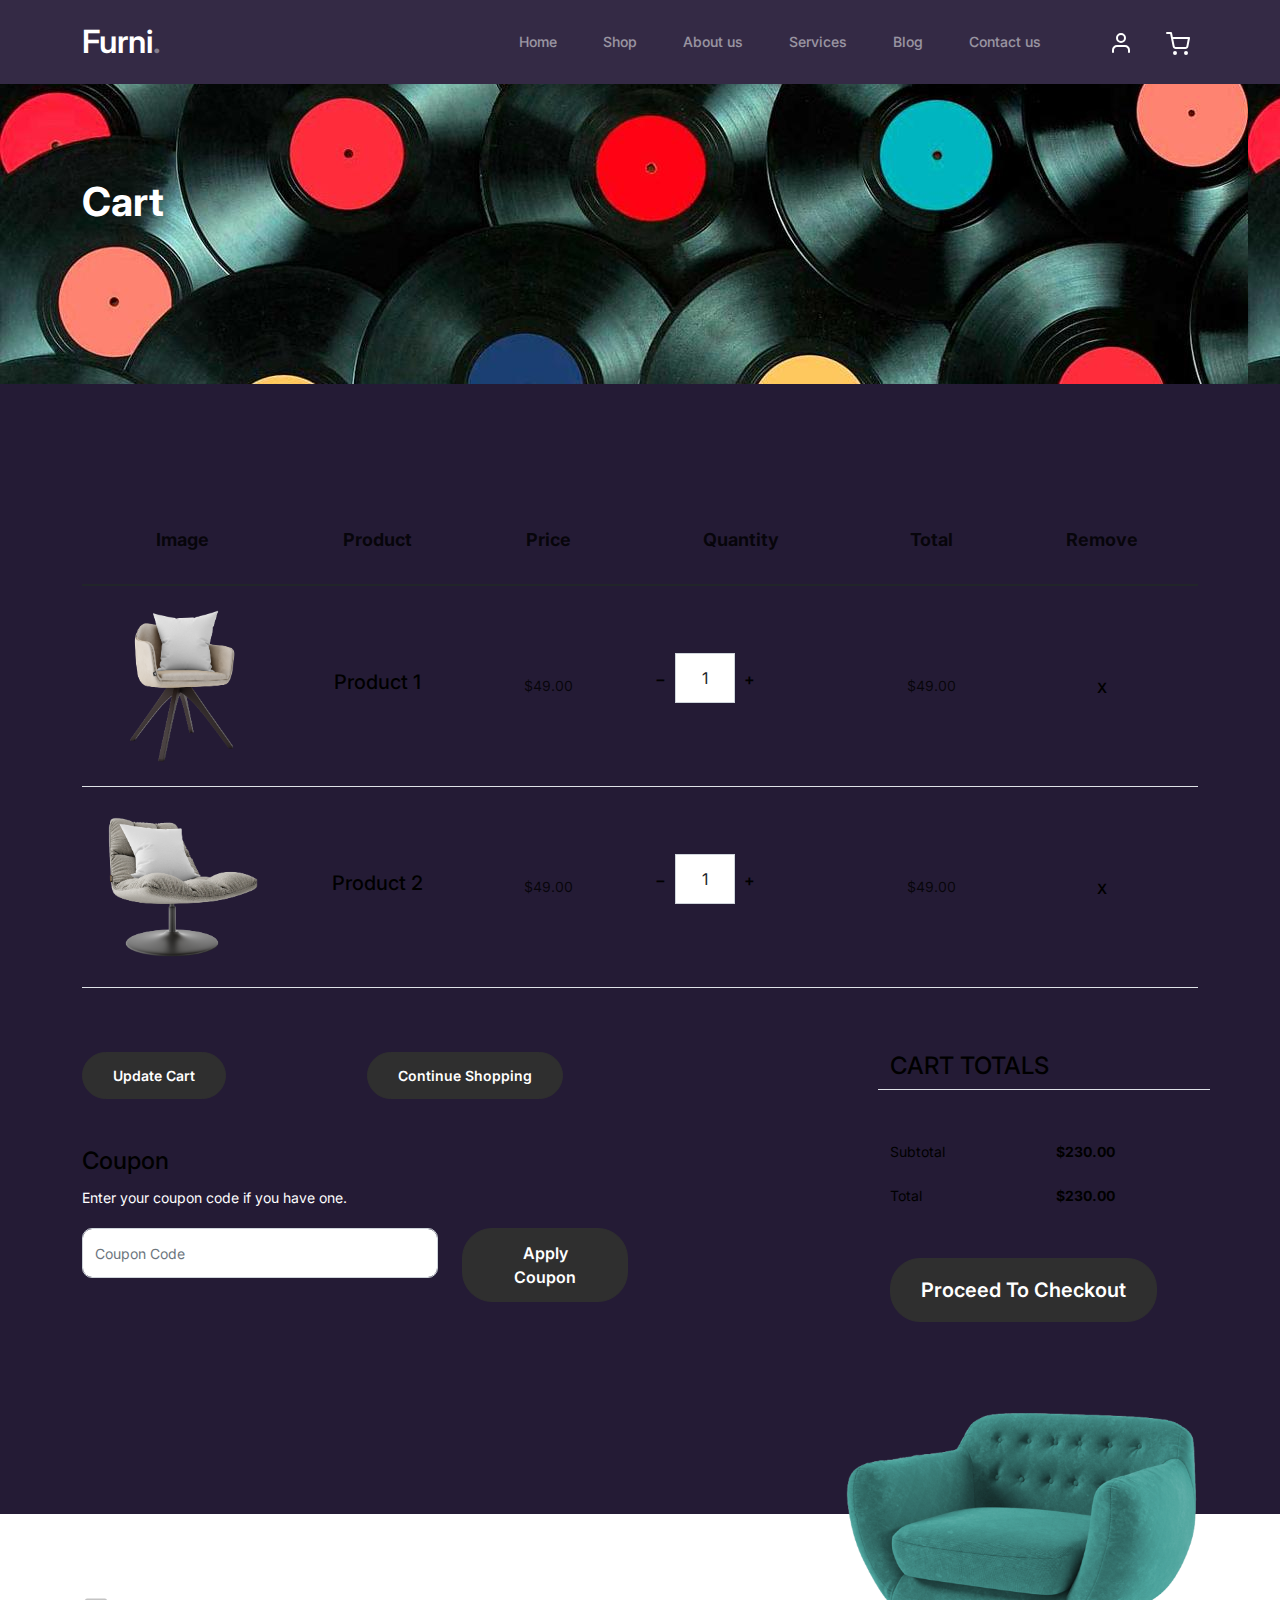
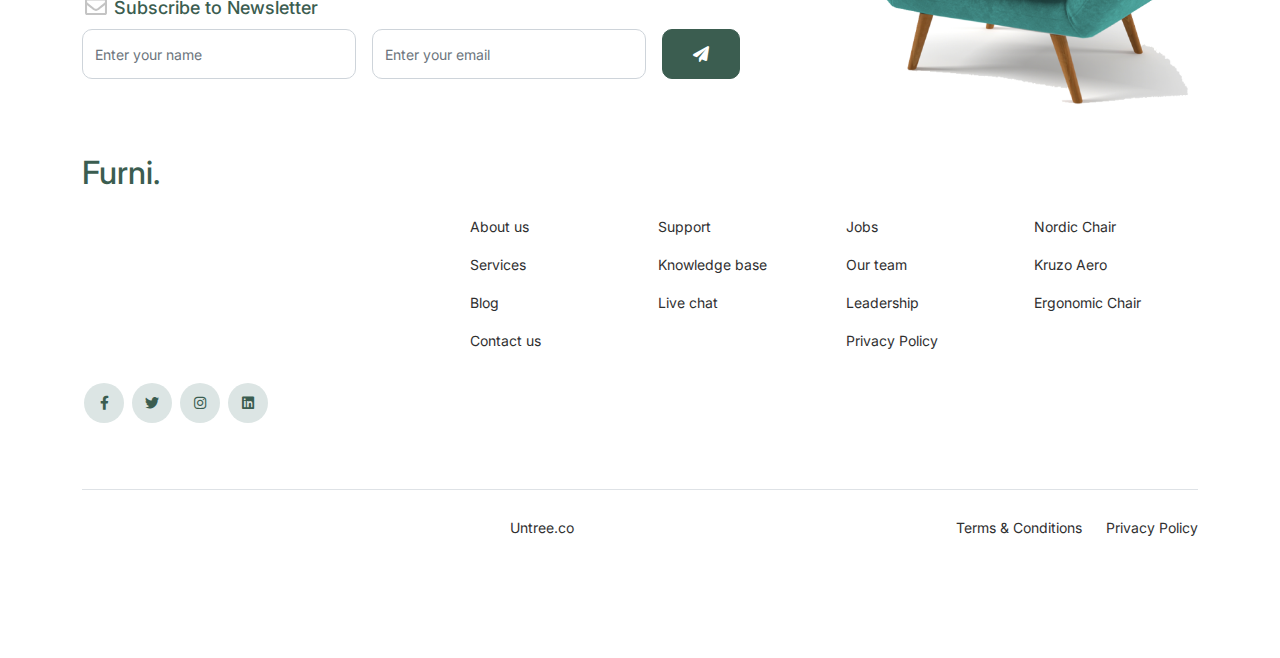
<file: cart.html>
<!-- /*
* Bootstrap 5
* Template Name: Furni
* Template Author: Untree.co
* Template URI: https://untree.co/
* License: https://creativecommons.org/licenses/by/3.0/
*/ -->
<!doctype html>
<html lang="en">
<head>
  <meta charset="utf-8">
  <meta name="viewport" content="width=device-width, initial-scale=1, shrink-to-fit=no">
  <meta name="author" content="Untree.co">
  <link rel="shortcut icon" href="favicon.png">

  <meta name="description" content="" />
  <meta name="keywords" content="bootstrap, bootstrap4" />

		<!-- Bootstrap CSS -->
		<link href="css/bootstrap.min.css" rel="stylesheet">
		<link href="https://cdnjs.cloudflare.com/ajax/libs/font-awesome/6.0.0-beta3/css/all.min.css" rel="stylesheet">
		<link href="css/tiny-slider.css" rel="stylesheet">
		<link href="css/style.css" rel="stylesheet">
		<title>Furni Free Bootstrap 5 Template for Furniture and Interior Design Websites by Untree.co </title>
	</head>

	<body>

		<!-- Start Header/Navigation -->
		<nav class="custom-navbar navbar navbar navbar-expand-md navbar-dark bg-dark" arial-label="Furni navigation bar">

			<div class="container">
				<a class="navbar-brand" href="index.html">Furni<span>.</span></a>

				<button class="navbar-toggler" type="button" data-bs-toggle="collapse" data-bs-target="#navbarsFurni" aria-controls="navbarsFurni" aria-expanded="false" aria-label="Toggle navigation">
					<span class="navbar-toggler-icon"></span>
				</button>

				<div class="collapse navbar-collapse" id="navbarsFurni">
					<ul class="custom-navbar-nav navbar-nav ms-auto mb-2 mb-md-0">
						<li class="nav-item ">
							<a class="nav-link" href="index.html">Home</a>
						</li>
						<li><a class="nav-link" href="shop.html">Shop</a></li>
						<li><a class="nav-link" href="about.html">About us</a></li>
						<li><a class="nav-link" href="services.html">Services</a></li>
						<li><a class="nav-link" href="blog.html">Blog</a></li>
						<li><a class="nav-link" href="contact.html">Contact us</a></li>
					</ul>

					<ul class="custom-navbar-cta navbar-nav mb-2 mb-md-0 ms-5">
						<li><a class="nav-link" href="#"><img src="images/user.svg"></a></li>
						<li><a class="nav-link" href="cart.html"><img src="images/cart.svg"></a></li>
					</ul>
				</div>
			</div>
				
		</nav>
		<!-- End Header/Navigation -->

		<!-- Start Hero Section -->
			<div class="hero">
				<div class="container">
					<div class="row justify-content-between">
						<div class="col-lg-5">
							<div class="intro-excerpt">
								<h1>Cart</h1>
							</div>
						</div>
						<div class="col-lg-7">
							
						</div>
					</div>
				</div>
			</div>
		<!-- End Hero Section -->

		

		<div class="untree_co-section before-footer-section">
            <div class="container">
              <div class="row mb-5">
                <form class="col-md-12" method="post">
                  <div class="site-blocks-table">
                    <table class="table">
                      <thead>
                        <tr>
                          <th class="product-thumbnail">Image</th>
                          <th class="product-name">Product</th>
                          <th class="product-price">Price</th>
                          <th class="product-quantity">Quantity</th>
                          <th class="product-total">Total</th>
                          <th class="product-remove">Remove</th>
                        </tr>
                      </thead>
                      <tbody>
                        <tr>
                          <td class="product-thumbnail">
                            <img src="images/product-1.png" alt="Image" class="img-fluid">
                          </td>
                          <td class="product-name">
                            <h2 class="h5 text-black">Product 1</h2>
                          </td>
                          <td>$49.00</td>
                          <td>
                            <div class="input-group mb-3 d-flex align-items-center quantity-container" style="max-width: 120px;">
                              <div class="input-group-prepend">
                                <button class="btn btn-outline-black decrease" type="button">&minus;</button>
                              </div>
                              <input type="text" class="form-control text-center quantity-amount" value="1" placeholder="" aria-label="Example text with button addon" aria-describedby="button-addon1">
                              <div class="input-group-append">
                                <button class="btn btn-outline-black increase" type="button">&plus;</button>
                              </div>
                            </div>
        
                          </td>
                          <td>$49.00</td>
                          <td><a href="#" class="btn btn-black btn-sm">X</a></td>
                        </tr>
        
                        <tr>
                          <td class="product-thumbnail">
                            <img src="images/product-2.png" alt="Image" class="img-fluid">
                          </td>
                          <td class="product-name">
                            <h2 class="h5 text-black">Product 2</h2>
                          </td>
                          <td>$49.00</td>
                          <td>
                            <div class="input-group mb-3 d-flex align-items-center quantity-container" style="max-width: 120px;">
                              <div class="input-group-prepend">
                                <button class="btn btn-outline-black decrease" type="button">&minus;</button>
                              </div>
                              <input type="text" class="form-control text-center quantity-amount" value="1" placeholder="" aria-label="Example text with button addon" aria-describedby="button-addon1">
                              <div class="input-group-append">
                                <button class="btn btn-outline-black increase" type="button">&plus;</button>
                              </div>
                            </div>
        
                          </td>
                          <td>$49.00</td>
                          <td><a href="#" class="btn btn-black btn-sm">X</a></td>
                        </tr>
                      </tbody>
                    </table>
                  </div>
                </form>
              </div>
        
              <div class="row">
                <div class="col-md-6">
                  <div class="row mb-5">
                    <div class="col-md-6 mb-3 mb-md-0">
                      <button class="btn btn-black btn-sm btn-block">Update Cart</button>
                    </div>
                    <div class="col-md-6">
                      <button class="btn btn-outline-black btn-sm btn-block">Continue Shopping</button>
                    </div>
                  </div>
                  <div class="row">
                    <div class="col-md-12">
                      <label class="text-black h4" for="coupon">Coupon</label>
                      <p>Enter your coupon code if you have one.</p>
                    </div>
                    <div class="col-md-8 mb-3 mb-md-0">
                      <input type="text" class="form-control py-3" id="coupon" placeholder="Coupon Code">
                    </div>
                    <div class="col-md-4">
                      <button class="btn btn-black">Apply Coupon</button>
                    </div>
                  </div>
                </div>
                <div class="col-md-6 pl-5">
                  <div class="row justify-content-end">
                    <div class="col-md-7">
                      <div class="row">
                        <div class="col-md-12 text-right border-bottom mb-5">
                          <h3 class="text-black h4 text-uppercase">Cart Totals</h3>
                        </div>
                      </div>
                      <div class="row mb-3">
                        <div class="col-md-6">
                          <span class="text-black">Subtotal</span>
                        </div>
                        <div class="col-md-6 text-right">
                          <strong class="text-black">$230.00</strong>
                        </div>
                      </div>
                      <div class="row mb-5">
                        <div class="col-md-6">
                          <span class="text-black">Total</span>
                        </div>
                        <div class="col-md-6 text-right">
                          <strong class="text-black">$230.00</strong>
                        </div>
                      </div>
        
                      <div class="row">
                        <div class="col-md-12">
                          <button class="btn btn-black btn-lg py-3 btn-block" onclick="window.location='checkout.html'">Proceed To Checkout</button>
                        </div>
                      </div>
                    </div>
                  </div>
                </div>
              </div>
            </div>
          </div>
		

		<!-- Start Footer Section -->
		<footer class="footer-section">
			<div class="container relative">

				<div class="sofa-img">
					<img src="images/sofa.png" alt="Image" class="img-fluid">
				</div>

				<div class="row">
					<div class="col-lg-8">
						<div class="subscription-form">
							<h3 class="d-flex align-items-center"><span class="me-1"><img src="images/envelope-outline.svg" alt="Image" class="img-fluid"></span><span>Subscribe to Newsletter</span></h3>

							<form action="#" class="row g-3">
								<div class="col-auto">
									<input type="text" class="form-control" placeholder="Enter your name">
								</div>
								<div class="col-auto">
									<input type="email" class="form-control" placeholder="Enter your email">
								</div>
								<div class="col-auto">
									<button class="btn btn-primary">
										<span class="fa fa-paper-plane"></span>
									</button>
								</div>
							</form>

						</div>
					</div>
				</div>

				<div class="row g-5 mb-5">
					<div class="col-lg-4">
						<div class="mb-4 footer-logo-wrap"><a href="#" class="footer-logo">Furni<span>.</span></a></div>
						<p class="mb-4">Donec facilisis quam ut purus rutrum lobortis. Donec vitae odio quis nisl dapibus malesuada. Nullam ac aliquet velit. Aliquam vulputate velit imperdiet dolor tempor tristique. Pellentesque habitant</p>

						<ul class="list-unstyled custom-social">
							<li><a href="#"><span class="fa fa-brands fa-facebook-f"></span></a></li>
							<li><a href="#"><span class="fa fa-brands fa-twitter"></span></a></li>
							<li><a href="#"><span class="fa fa-brands fa-instagram"></span></a></li>
							<li><a href="#"><span class="fa fa-brands fa-linkedin"></span></a></li>
						</ul>
					</div>

					<div class="col-lg-8">
						<div class="row links-wrap">
							<div class="col-6 col-sm-6 col-md-3">
								<ul class="list-unstyled">
									<li><a href="#">About us</a></li>
									<li><a href="#">Services</a></li>
									<li><a href="#">Blog</a></li>
									<li><a href="#">Contact us</a></li>
								</ul>
							</div>

							<div class="col-6 col-sm-6 col-md-3">
								<ul class="list-unstyled">
									<li><a href="#">Support</a></li>
									<li><a href="#">Knowledge base</a></li>
									<li><a href="#">Live chat</a></li>
								</ul>
							</div>

							<div class="col-6 col-sm-6 col-md-3">
								<ul class="list-unstyled">
									<li><a href="#">Jobs</a></li>
									<li><a href="#">Our team</a></li>
									<li><a href="#">Leadership</a></li>
									<li><a href="#">Privacy Policy</a></li>
								</ul>
							</div>

							<div class="col-6 col-sm-6 col-md-3">
								<ul class="list-unstyled">
									<li><a href="#">Nordic Chair</a></li>
									<li><a href="#">Kruzo Aero</a></li>
									<li><a href="#">Ergonomic Chair</a></li>
								</ul>
							</div>
						</div>
					</div>

				</div>

				<div class="border-top copyright">
					<div class="row pt-4">
						<div class="col-lg-6">
							<p class="mb-2 text-center text-lg-start">Copyright &copy;<script>document.write(new Date().getFullYear());</script>. All Rights Reserved. &mdash; Designed with love by <a href="https://untree.co">Untree.co</a> Distributed By <a hreff="https://themewagon.com">ThemeWagon</a>  <!-- License information: https://untree.co/license/ -->
            </p>
						</div>

						<div class="col-lg-6 text-center text-lg-end">
							<ul class="list-unstyled d-inline-flex ms-auto">
								<li class="me-4"><a href="#">Terms &amp; Conditions</a></li>
								<li><a href="#">Privacy Policy</a></li>
							</ul>
						</div>

					</div>
				</div>

			</div>
		</footer>
		<!-- End Footer Section -->	


		<script src="js/bootstrap.bundle.min.js"></script>
		<script src="js/tiny-slider.js"></script>
		<script src="js/custom.js"></script>
	</body>

</html>
</file>
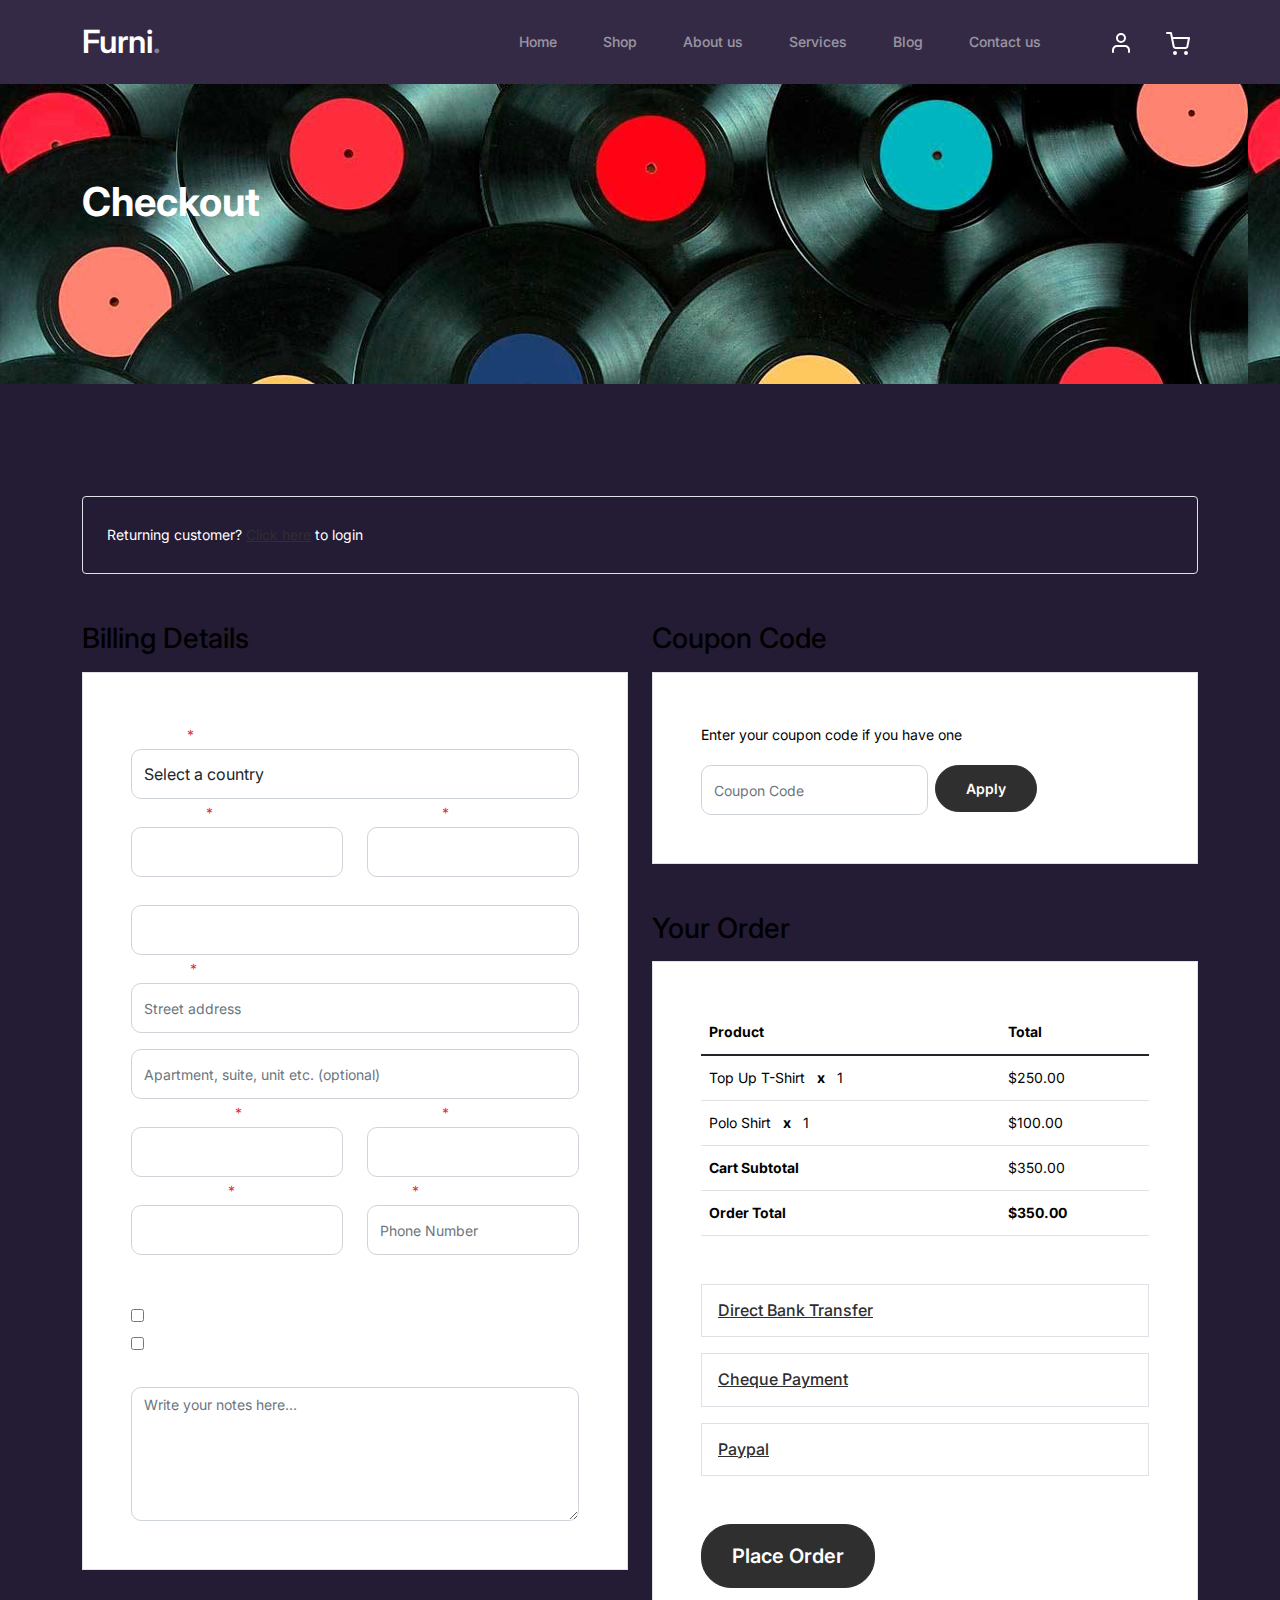
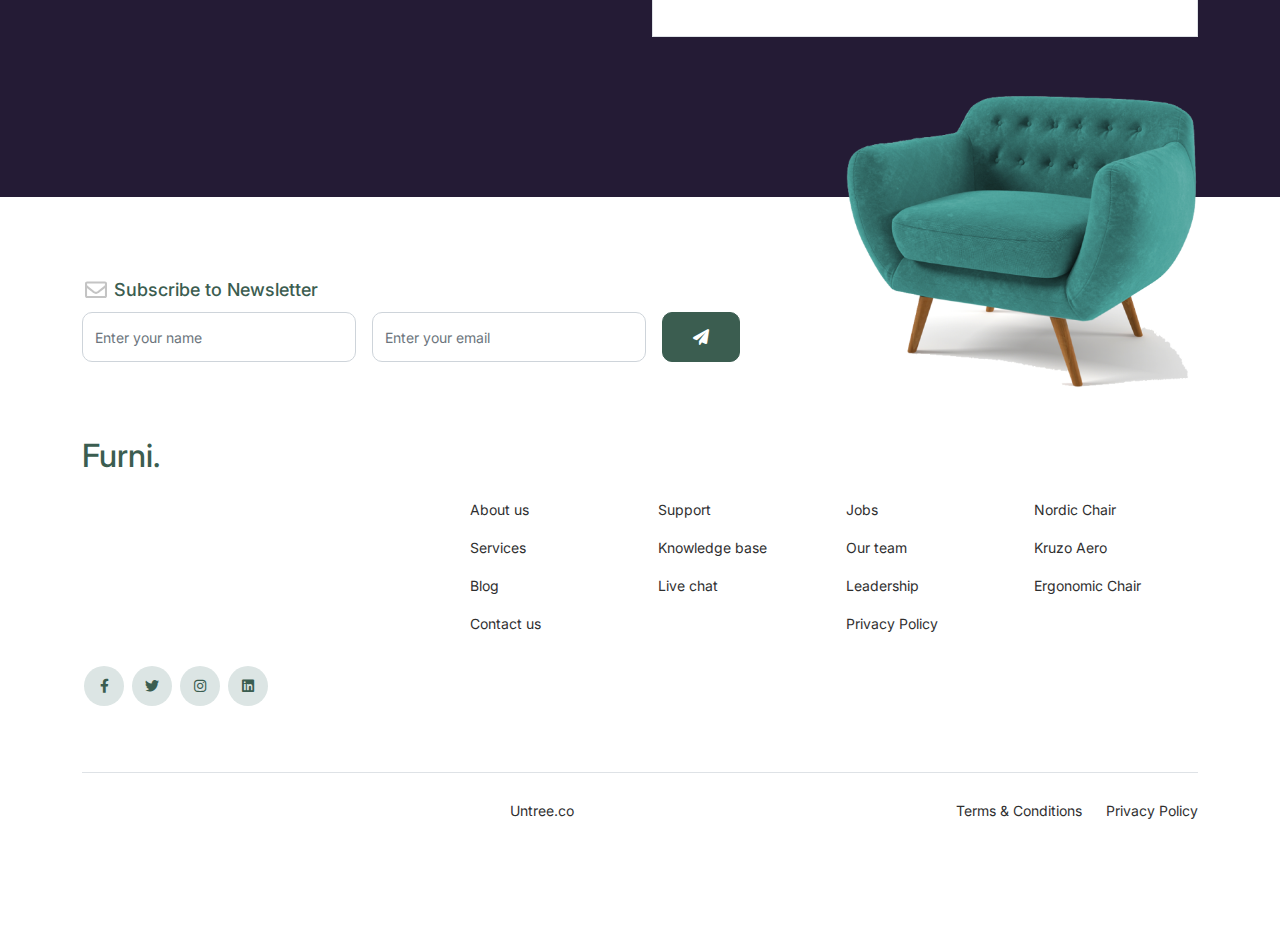
<file: checkout.html>
<!-- /*
* Bootstrap 5
* Template Name: Furni
* Template Author: Untree.co
* Template URI: https://untree.co/
* License: https://creativecommons.org/licenses/by/3.0/
*/ -->
<!doctype html>
<html lang="en">
<head>
  <meta charset="utf-8">
  <meta name="viewport" content="width=device-width, initial-scale=1, shrink-to-fit=no">
  <meta name="author" content="Untree.co">
  <link rel="shortcut icon" href="favicon.png">

  <meta name="description" content="" />
  <meta name="keywords" content="bootstrap, bootstrap4" />

		<!-- Bootstrap CSS -->
		<link href="css/bootstrap.min.css" rel="stylesheet">
		<link href="https://cdnjs.cloudflare.com/ajax/libs/font-awesome/6.0.0-beta3/css/all.min.css" rel="stylesheet">
		<link href="css/tiny-slider.css" rel="stylesheet">
		<link href="css/style.css" rel="stylesheet">
		<title>Furni Free Bootstrap 5 Template for Furniture and Interior Design Websites by Untree.co </title>
	</head>

	<body>

		<!-- Start Header/Navigation -->
		<nav class="custom-navbar navbar navbar navbar-expand-md navbar-dark bg-dark" arial-label="Furni navigation bar">

			<div class="container">
				<a class="navbar-brand" href="index.html">Furni<span>.</span></a>

				<button class="navbar-toggler" type="button" data-bs-toggle="collapse" data-bs-target="#navbarsFurni" aria-controls="navbarsFurni" aria-expanded="false" aria-label="Toggle navigation">
					<span class="navbar-toggler-icon"></span>
				</button>

				<div class="collapse navbar-collapse" id="navbarsFurni">
					<ul class="custom-navbar-nav navbar-nav ms-auto mb-2 mb-md-0">
						<li class="nav-item ">
							<a class="nav-link" href="index.html">Home</a>
						</li>
						<li><a class="nav-link" href="shop.html">Shop</a></li>
						<li><a class="nav-link" href="about.html">About us</a></li>
						<li><a class="nav-link" href="services.html">Services</a></li>
						<li><a class="nav-link" href="blog.html">Blog</a></li>
						<li><a class="nav-link" href="contact.html">Contact us</a></li>
					</ul>

					<ul class="custom-navbar-cta navbar-nav mb-2 mb-md-0 ms-5">
						<li><a class="nav-link" href="#"><img src="images/user.svg"></a></li>
						<li><a class="nav-link" href="cart.html"><img src="images/cart.svg"></a></li>
					</ul>
				</div>
			</div>
				
		</nav>
		<!-- End Header/Navigation -->

		<!-- Start Hero Section -->
			<div class="hero">
				<div class="container">
					<div class="row justify-content-between">
						<div class="col-lg-5">
							<div class="intro-excerpt">
								<h1>Checkout</h1>
							</div>
						</div>
						<div class="col-lg-7">
							
						</div>
					</div>
				</div>
			</div>
		<!-- End Hero Section -->

		<div class="untree_co-section">
		    <div class="container">
		      <div class="row mb-5">
		        <div class="col-md-12">
		          <div class="border p-4 rounded" role="alert">
		            Returning customer? <a href="#">Click here</a> to login
		          </div>
		        </div>
		      </div>
		      <div class="row">
		        <div class="col-md-6 mb-5 mb-md-0">
		          <h2 class="h3 mb-3 text-black">Billing Details</h2>
		          <div class="p-3 p-lg-5 border bg-white">
		            <div class="form-group">
		              <label for="c_country" class="text-black">Country <span class="text-danger">*</span></label>
		              <select id="c_country" class="form-control">
		                <option value="1">Select a country</option>    
		                <option value="2">bangladesh</option>    
		                <option value="3">Algeria</option>    
		                <option value="4">Afghanistan</option>    
		                <option value="5">Ghana</option>    
		                <option value="6">Albania</option>    
		                <option value="7">Bahrain</option>    
		                <option value="8">Colombia</option>    
		                <option value="9">Dominican Republic</option>    
		              </select>
		            </div>
		            <div class="form-group row">
		              <div class="col-md-6">
		                <label for="c_fname" class="text-black">First Name <span class="text-danger">*</span></label>
		                <input type="text" class="form-control" id="c_fname" name="c_fname">
		              </div>
		              <div class="col-md-6">
		                <label for="c_lname" class="text-black">Last Name <span class="text-danger">*</span></label>
		                <input type="text" class="form-control" id="c_lname" name="c_lname">
		              </div>
		            </div>

		            <div class="form-group row">
		              <div class="col-md-12">
		                <label for="c_companyname" class="text-black">Company Name </label>
		                <input type="text" class="form-control" id="c_companyname" name="c_companyname">
		              </div>
		            </div>

		            <div class="form-group row">
		              <div class="col-md-12">
		                <label for="c_address" class="text-black">Address <span class="text-danger">*</span></label>
		                <input type="text" class="form-control" id="c_address" name="c_address" placeholder="Street address">
		              </div>
		            </div>

		            <div class="form-group mt-3">
		              <input type="text" class="form-control" placeholder="Apartment, suite, unit etc. (optional)">
		            </div>

		            <div class="form-group row">
		              <div class="col-md-6">
		                <label for="c_state_country" class="text-black">State / Country <span class="text-danger">*</span></label>
		                <input type="text" class="form-control" id="c_state_country" name="c_state_country">
		              </div>
		              <div class="col-md-6">
		                <label for="c_postal_zip" class="text-black">Posta / Zip <span class="text-danger">*</span></label>
		                <input type="text" class="form-control" id="c_postal_zip" name="c_postal_zip">
		              </div>
		            </div>

		            <div class="form-group row mb-5">
		              <div class="col-md-6">
		                <label for="c_email_address" class="text-black">Email Address <span class="text-danger">*</span></label>
		                <input type="text" class="form-control" id="c_email_address" name="c_email_address">
		              </div>
		              <div class="col-md-6">
		                <label for="c_phone" class="text-black">Phone <span class="text-danger">*</span></label>
		                <input type="text" class="form-control" id="c_phone" name="c_phone" placeholder="Phone Number">
		              </div>
		            </div>

		            <div class="form-group">
		              <label for="c_create_account" class="text-black" data-bs-toggle="collapse" href="#create_an_account" role="button" aria-expanded="false" aria-controls="create_an_account"><input type="checkbox" value="1" id="c_create_account"> Create an account?</label>
		              <div class="collapse" id="create_an_account">
		                <div class="py-2 mb-4">
		                  <p class="mb-3">Create an account by entering the information below. If you are a returning customer please login at the top of the page.</p>
		                  <div class="form-group">
		                    <label for="c_account_password" class="text-black">Account Password</label>
		                    <input type="email" class="form-control" id="c_account_password" name="c_account_password" placeholder="">
		                  </div>
		                </div>
		              </div>
		            </div>


		            <div class="form-group">
		              <label for="c_ship_different_address" class="text-black" data-bs-toggle="collapse" href="#ship_different_address" role="button" aria-expanded="false" aria-controls="ship_different_address"><input type="checkbox" value="1" id="c_ship_different_address"> Ship To A Different Address?</label>
		              <div class="collapse" id="ship_different_address">
		                <div class="py-2">

		                  <div class="form-group">
		                    <label for="c_diff_country" class="text-black">Country <span class="text-danger">*</span></label>
		                    <select id="c_diff_country" class="form-control">
		                      <option value="1">Select a country</option>    
		                      <option value="2">bangladesh</option>    
		                      <option value="3">Algeria</option>    
		                      <option value="4">Afghanistan</option>    
		                      <option value="5">Ghana</option>    
		                      <option value="6">Albania</option>    
		                      <option value="7">Bahrain</option>    
		                      <option value="8">Colombia</option>    
		                      <option value="9">Dominican Republic</option>    
		                    </select>
		                  </div>


		                  <div class="form-group row">
		                    <div class="col-md-6">
		                      <label for="c_diff_fname" class="text-black">First Name <span class="text-danger">*</span></label>
		                      <input type="text" class="form-control" id="c_diff_fname" name="c_diff_fname">
		                    </div>
		                    <div class="col-md-6">
		                      <label for="c_diff_lname" class="text-black">Last Name <span class="text-danger">*</span></label>
		                      <input type="text" class="form-control" id="c_diff_lname" name="c_diff_lname">
		                    </div>
		                  </div>

		                  <div class="form-group row">
		                    <div class="col-md-12">
		                      <label for="c_diff_companyname" class="text-black">Company Name </label>
		                      <input type="text" class="form-control" id="c_diff_companyname" name="c_diff_companyname">
		                    </div>
		                  </div>

		                  <div class="form-group row  mb-3">
		                    <div class="col-md-12">
		                      <label for="c_diff_address" class="text-black">Address <span class="text-danger">*</span></label>
		                      <input type="text" class="form-control" id="c_diff_address" name="c_diff_address" placeholder="Street address">
		                    </div>
		                  </div>

		                  <div class="form-group">
		                    <input type="text" class="form-control" placeholder="Apartment, suite, unit etc. (optional)">
		                  </div>

		                  <div class="form-group row">
		                    <div class="col-md-6">
		                      <label for="c_diff_state_country" class="text-black">State / Country <span class="text-danger">*</span></label>
		                      <input type="text" class="form-control" id="c_diff_state_country" name="c_diff_state_country">
		                    </div>
		                    <div class="col-md-6">
		                      <label for="c_diff_postal_zip" class="text-black">Posta / Zip <span class="text-danger">*</span></label>
		                      <input type="text" class="form-control" id="c_diff_postal_zip" name="c_diff_postal_zip">
		                    </div>
		                  </div>

		                  <div class="form-group row mb-5">
		                    <div class="col-md-6">
		                      <label for="c_diff_email_address" class="text-black">Email Address <span class="text-danger">*</span></label>
		                      <input type="text" class="form-control" id="c_diff_email_address" name="c_diff_email_address">
		                    </div>
		                    <div class="col-md-6">
		                      <label for="c_diff_phone" class="text-black">Phone <span class="text-danger">*</span></label>
		                      <input type="text" class="form-control" id="c_diff_phone" name="c_diff_phone" placeholder="Phone Number">
		                    </div>
		                  </div>

		                </div>

		              </div>
		            </div>

		            <div class="form-group">
		              <label for="c_order_notes" class="text-black">Order Notes</label>
		              <textarea name="c_order_notes" id="c_order_notes" cols="30" rows="5" class="form-control" placeholder="Write your notes here..."></textarea>
		            </div>

		          </div>
		        </div>
		        <div class="col-md-6">

		          <div class="row mb-5">
		            <div class="col-md-12">
		              <h2 class="h3 mb-3 text-black">Coupon Code</h2>
		              <div class="p-3 p-lg-5 border bg-white">

		                <label for="c_code" class="text-black mb-3">Enter your coupon code if you have one</label>
		                <div class="input-group w-75 couponcode-wrap">
		                  <input type="text" class="form-control me-2" id="c_code" placeholder="Coupon Code" aria-label="Coupon Code" aria-describedby="button-addon2">
		                  <div class="input-group-append">
		                    <button class="btn btn-black btn-sm" type="button" id="button-addon2">Apply</button>
		                  </div>
		                </div>

		              </div>
		            </div>
		          </div>

		          <div class="row mb-5">
		            <div class="col-md-12">
		              <h2 class="h3 mb-3 text-black">Your Order</h2>
		              <div class="p-3 p-lg-5 border bg-white">
		                <table class="table site-block-order-table mb-5">
		                  <thead>
		                    <th>Product</th>
		                    <th>Total</th>
		                  </thead>
		                  <tbody>
		                    <tr>
		                      <td>Top Up T-Shirt <strong class="mx-2">x</strong> 1</td>
		                      <td>$250.00</td>
		                    </tr>
		                    <tr>
		                      <td>Polo Shirt <strong class="mx-2">x</strong>   1</td>
		                      <td>$100.00</td>
		                    </tr>
		                    <tr>
		                      <td class="text-black font-weight-bold"><strong>Cart Subtotal</strong></td>
		                      <td class="text-black">$350.00</td>
		                    </tr>
		                    <tr>
		                      <td class="text-black font-weight-bold"><strong>Order Total</strong></td>
		                      <td class="text-black font-weight-bold"><strong>$350.00</strong></td>
		                    </tr>
		                  </tbody>
		                </table>

		                <div class="border p-3 mb-3">
		                  <h3 class="h6 mb-0"><a class="d-block" data-bs-toggle="collapse" href="#collapsebank" role="button" aria-expanded="false" aria-controls="collapsebank">Direct Bank Transfer</a></h3>

		                  <div class="collapse" id="collapsebank">
		                    <div class="py-2">
		                      <p class="mb-0">Make your payment directly into our bank account. Please use your Order ID as the payment reference. Your order won’t be shipped until the funds have cleared in our account.</p>
		                    </div>
		                  </div>
		                </div>

		                <div class="border p-3 mb-3">
		                  <h3 class="h6 mb-0"><a class="d-block" data-bs-toggle="collapse" href="#collapsecheque" role="button" aria-expanded="false" aria-controls="collapsecheque">Cheque Payment</a></h3>

		                  <div class="collapse" id="collapsecheque">
		                    <div class="py-2">
		                      <p class="mb-0">Make your payment directly into our bank account. Please use your Order ID as the payment reference. Your order won’t be shipped until the funds have cleared in our account.</p>
		                    </div>
		                  </div>
		                </div>

		                <div class="border p-3 mb-5">
		                  <h3 class="h6 mb-0"><a class="d-block" data-bs-toggle="collapse" href="#collapsepaypal" role="button" aria-expanded="false" aria-controls="collapsepaypal">Paypal</a></h3>

		                  <div class="collapse" id="collapsepaypal">
		                    <div class="py-2">
		                      <p class="mb-0">Make your payment directly into our bank account. Please use your Order ID as the payment reference. Your order won’t be shipped until the funds have cleared in our account.</p>
		                    </div>
		                  </div>
		                </div>

		                <div class="form-group">
		                  <button class="btn btn-black btn-lg py-3 btn-block" onclick="window.location='thankyou.html'">Place Order</button>
		                </div>

		              </div>
		            </div>
		          </div>

		        </div>
		      </div>
		      <!-- </form> -->
		    </div>
		  </div>

		<!-- Start Footer Section -->
		<footer class="footer-section">
			<div class="container relative">

				<div class="sofa-img">
					<img src="images/sofa.png" alt="Image" class="img-fluid">
				</div>

				<div class="row">
					<div class="col-lg-8">
						<div class="subscription-form">
							<h3 class="d-flex align-items-center"><span class="me-1"><img src="images/envelope-outline.svg" alt="Image" class="img-fluid"></span><span>Subscribe to Newsletter</span></h3>

							<form action="#" class="row g-3">
								<div class="col-auto">
									<input type="text" class="form-control" placeholder="Enter your name">
								</div>
								<div class="col-auto">
									<input type="email" class="form-control" placeholder="Enter your email">
								</div>
								<div class="col-auto">
									<button class="btn btn-primary">
										<span class="fa fa-paper-plane"></span>
									</button>
								</div>
							</form>

						</div>
					</div>
				</div>

				<div class="row g-5 mb-5">
					<div class="col-lg-4">
						<div class="mb-4 footer-logo-wrap"><a href="#" class="footer-logo">Furni<span>.</span></a></div>
						<p class="mb-4">Donec facilisis quam ut purus rutrum lobortis. Donec vitae odio quis nisl dapibus malesuada. Nullam ac aliquet velit. Aliquam vulputate velit imperdiet dolor tempor tristique. Pellentesque habitant</p>

						<ul class="list-unstyled custom-social">
							<li><a href="#"><span class="fa fa-brands fa-facebook-f"></span></a></li>
							<li><a href="#"><span class="fa fa-brands fa-twitter"></span></a></li>
							<li><a href="#"><span class="fa fa-brands fa-instagram"></span></a></li>
							<li><a href="#"><span class="fa fa-brands fa-linkedin"></span></a></li>
						</ul>
					</div>

					<div class="col-lg-8">
						<div class="row links-wrap">
							<div class="col-6 col-sm-6 col-md-3">
								<ul class="list-unstyled">
									<li><a href="#">About us</a></li>
									<li><a href="#">Services</a></li>
									<li><a href="#">Blog</a></li>
									<li><a href="#">Contact us</a></li>
								</ul>
							</div>

							<div class="col-6 col-sm-6 col-md-3">
								<ul class="list-unstyled">
									<li><a href="#">Support</a></li>
									<li><a href="#">Knowledge base</a></li>
									<li><a href="#">Live chat</a></li>
								</ul>
							</div>

							<div class="col-6 col-sm-6 col-md-3">
								<ul class="list-unstyled">
									<li><a href="#">Jobs</a></li>
									<li><a href="#">Our team</a></li>
									<li><a href="#">Leadership</a></li>
									<li><a href="#">Privacy Policy</a></li>
								</ul>
							</div>

							<div class="col-6 col-sm-6 col-md-3">
								<ul class="list-unstyled">
									<li><a href="#">Nordic Chair</a></li>
									<li><a href="#">Kruzo Aero</a></li>
									<li><a href="#">Ergonomic Chair</a></li>
								</ul>
							</div>
						</div>
					</div>

				</div>

				<div class="border-top copyright">
					<div class="row pt-4">
						<div class="col-lg-6">
							<p class="mb-2 text-center text-lg-start">Copyright &copy;<script>document.write(new Date().getFullYear());</script>. All Rights Reserved. &mdash; Designed with love by <a href="https://untree.co">Untree.co</a> Distributed By <a hreff="https://themewagon.com">ThemeWagon</a>  <!-- License information: https://untree.co/license/ -->
            </p>
						</div>

						<div class="col-lg-6 text-center text-lg-end">
							<ul class="list-unstyled d-inline-flex ms-auto">
								<li class="me-4"><a href="#">Terms &amp; Conditions</a></li>
								<li><a href="#">Privacy Policy</a></li>
							</ul>
						</div>

					</div>
				</div>

			</div>
		</footer>
		<!-- End Footer Section -->	


		<script src="js/bootstrap.bundle.min.js"></script>
		<script src="js/tiny-slider.js"></script>
		<script src="js/custom.js"></script>
	</body>

</html>
</file>
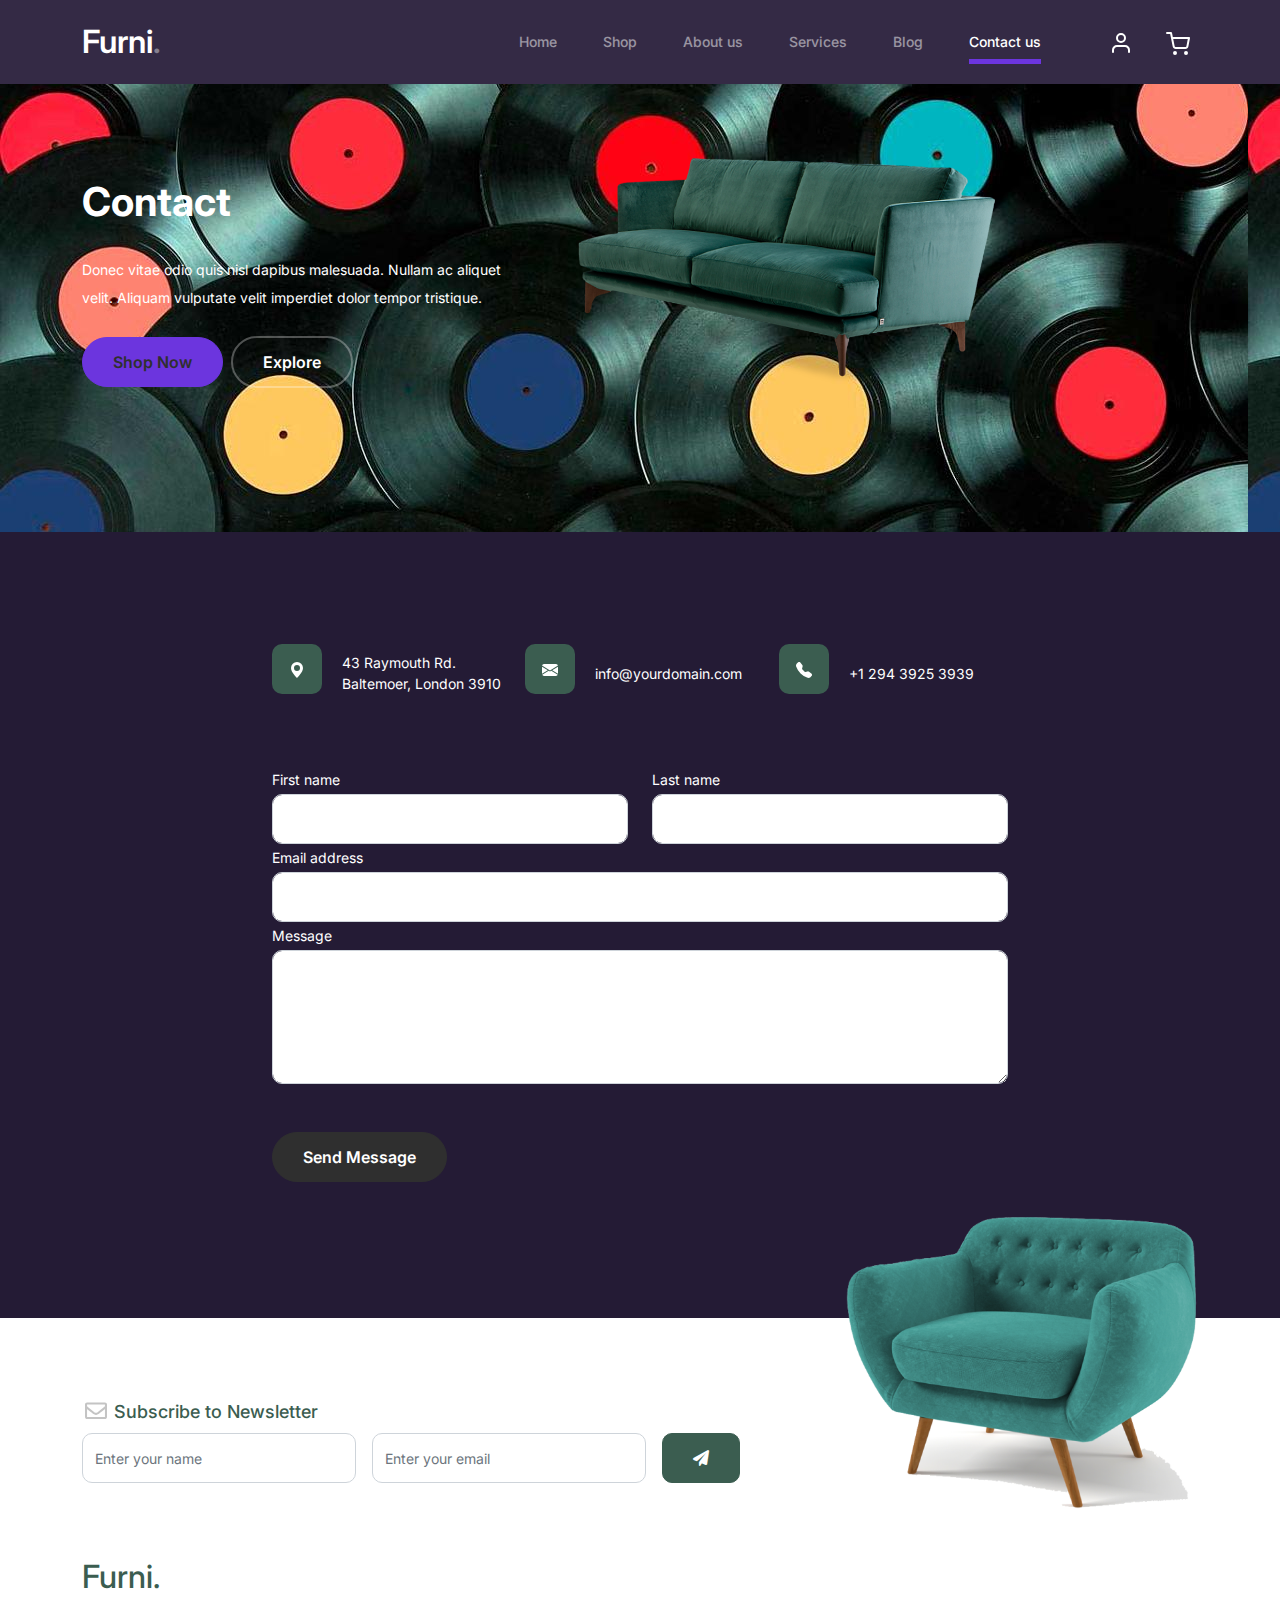
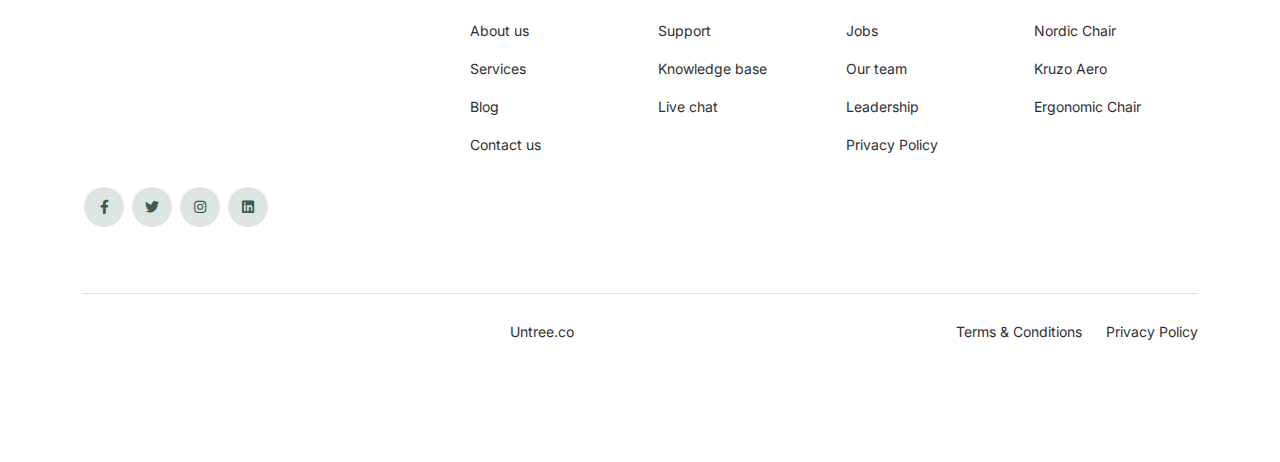
<file: contact.html>
<!-- /*
* Bootstrap 5
* Template Name: Furni
* Template Author: Untree.co
* Template URI: https://untree.co/
* License: https://creativecommons.org/licenses/by/3.0/
*/ -->
<!doctype html>
<html lang="en">
<head>
  <meta charset="utf-8">
  <meta name="viewport" content="width=device-width, initial-scale=1, shrink-to-fit=no">
  <meta name="author" content="Untree.co">
  <link rel="shortcut icon" href="favicon.png">

  <meta name="description" content="" />
  <meta name="keywords" content="bootstrap, bootstrap4" />

		<!-- Bootstrap CSS -->
		<link href="css/bootstrap.min.css" rel="stylesheet">
		<link href="https://cdnjs.cloudflare.com/ajax/libs/font-awesome/6.0.0-beta3/css/all.min.css" rel="stylesheet">
		<link href="css/tiny-slider.css" rel="stylesheet">
		<link href="css/style.css" rel="stylesheet">
		<title>Furni Free Bootstrap 5 Template for Furniture and Interior Design Websites by Untree.co </title>
	</head>

	<body>

		<!-- Start Header/Navigation -->
		<nav class="custom-navbar navbar navbar navbar-expand-md navbar-dark bg-dark" arial-label="Furni navigation bar">

			<div class="container">
				<a class="navbar-brand" href="index.html">Furni<span>.</span></a>

				<button class="navbar-toggler" type="button" data-bs-toggle="collapse" data-bs-target="#navbarsFurni" aria-controls="navbarsFurni" aria-expanded="false" aria-label="Toggle navigation">
					<span class="navbar-toggler-icon"></span>
				</button>

				<div class="collapse navbar-collapse" id="navbarsFurni">
					<ul class="custom-navbar-nav navbar-nav ms-auto mb-2 mb-md-0">
						<li class="nav-item">
							<a class="nav-link" href="index.html">Home</a>
						</li>
						<li><a class="nav-link" href="shop.html">Shop</a></li>
						<li><a class="nav-link" href="about.html">About us</a></li>
						<li><a class="nav-link" href="services.html">Services</a></li>
						<li><a class="nav-link" href="blog.html">Blog</a></li>
						<li class="active"><a class="nav-link" href="contact.html">Contact us</a></li>
					</ul>

					<ul class="custom-navbar-cta navbar-nav mb-2 mb-md-0 ms-5">
						<li><a class="nav-link" href="#"><img src="images/user.svg"></a></li>
						<li><a class="nav-link" href="cart.html"><img src="images/cart.svg"></a></li>
					</ul>
				</div>
			</div>
				
		</nav>
		<!-- End Header/Navigation -->

		<!-- Start Hero Section -->
			<div class="hero">
				<div class="container">
					<div class="row justify-content-between">
						<div class="col-lg-5">
							<div class="intro-excerpt">
								<h1>Contact</h1>
								<p class="mb-4">Donec vitae odio quis nisl dapibus malesuada. Nullam ac aliquet velit. Aliquam vulputate velit imperdiet dolor tempor tristique.</p>
								<p><a href="" class="btn btn-secondary me-2">Shop Now</a><a href="#" class="btn btn-white-outline">Explore</a></p>
							</div>
						</div>
						<div class="col-lg-7">
							<div class="hero-img-wrap">
								<img src="images/couch.png" class="img-fluid">
							</div>
						</div>
					</div>
				</div>
			</div>
		<!-- End Hero Section -->

		
		<!-- Start Contact Form -->
		<div class="untree_co-section">
      <div class="container">

        <div class="block">
          <div class="row justify-content-center">


            <div class="col-md-8 col-lg-8 pb-4">


              <div class="row mb-5">
                <div class="col-lg-4">
                  <div  class="service no-shadow align-items-center link horizontal d-flex active" data-aos="fade-left" data-aos-delay="0">
                    <div class="service-icon color-1 mb-4">
                      <svg xmlns="http://www.w3.org/2000/svg" width="16" height="16" fill="currentColor" class="bi bi-geo-alt-fill" viewBox="0 0 16 16">
                        <path d="M8 16s6-5.686 6-10A6 6 0 0 0 2 6c0 4.314 6 10 6 10zm0-7a3 3 0 1 1 0-6 3 3 0 0 1 0 6z"/>
                      </svg>
                    </div> <!-- /.icon -->
                    <div class="service-contents">
                      <p>43 Raymouth Rd. Baltemoer, London 3910</p>
                    </div> <!-- /.service-contents-->
                  </div> <!-- /.service -->
                </div>

                <div class="col-lg-4">
                  <div  class="service no-shadow align-items-center link horizontal d-flex active" data-aos="fade-left" data-aos-delay="0">
                    <div class="service-icon color-1 mb-4">
                      <svg xmlns="http://www.w3.org/2000/svg" width="16" height="16" fill="currentColor" class="bi bi-envelope-fill" viewBox="0 0 16 16">
                        <path d="M.05 3.555A2 2 0 0 1 2 2h12a2 2 0 0 1 1.95 1.555L8 8.414.05 3.555zM0 4.697v7.104l5.803-3.558L0 4.697zM6.761 8.83l-6.57 4.027A2 2 0 0 0 2 14h12a2 2 0 0 0 1.808-1.144l-6.57-4.027L8 9.586l-1.239-.757zm3.436-.586L16 11.801V4.697l-5.803 3.546z"/>
                      </svg>
                    </div> <!-- /.icon -->
                    <div class="service-contents">
                      <p>info@yourdomain.com</p>
                    </div> <!-- /.service-contents-->
                  </div> <!-- /.service -->
                </div>

                <div class="col-lg-4">
                  <div  class="service no-shadow align-items-center link horizontal d-flex active" data-aos="fade-left" data-aos-delay="0">
                    <div class="service-icon color-1 mb-4">
                      <svg xmlns="http://www.w3.org/2000/svg" width="16" height="16" fill="currentColor" class="bi bi-telephone-fill" viewBox="0 0 16 16">
                        <path fill-rule="evenodd" d="M1.885.511a1.745 1.745 0 0 1 2.61.163L6.29 2.98c.329.423.445.974.315 1.494l-.547 2.19a.678.678 0 0 0 .178.643l2.457 2.457a.678.678 0 0 0 .644.178l2.189-.547a1.745 1.745 0 0 1 1.494.315l2.306 1.794c.829.645.905 1.87.163 2.611l-1.034 1.034c-.74.74-1.846 1.065-2.877.702a18.634 18.634 0 0 1-7.01-4.42 18.634 18.634 0 0 1-4.42-7.009c-.362-1.03-.037-2.137.703-2.877L1.885.511z"/>
                      </svg>
                    </div> <!-- /.icon -->
                    <div class="service-contents">
                      <p>+1 294 3925 3939</p>
                    </div> <!-- /.service-contents-->
                  </div> <!-- /.service -->
                </div>
              </div>

              <form>
                <div class="row">
                  <div class="col-6">
                    <div class="form-group">
                      <label class="text-black" for="fname">First name</label>
                      <input type="text" class="form-control" id="fname">
                    </div>
                  </div>
                  <div class="col-6">
                    <div class="form-group">
                      <label class="text-black" for="lname">Last name</label>
                      <input type="text" class="form-control" id="lname">
                    </div>
                  </div>
                </div>
                <div class="form-group">
                  <label class="text-black" for="email">Email address</label>
                  <input type="email" class="form-control" id="email">
                </div>

                <div class="form-group mb-5">
                  <label class="text-black" for="message">Message</label>
                  <textarea name="" class="form-control" id="message" cols="30" rows="5"></textarea>
                </div>

                <button type="submit" class="btn btn-primary-hover-outline">Send Message</button>
              </form>

            </div>

          </div>

        </div>

      </div>


    </div>
  </div>

  <!-- End Contact Form -->

		

		<!-- Start Footer Section -->
		<footer class="footer-section">
			<div class="container relative">

				<div class="sofa-img">
					<img src="images/sofa.png" alt="Image" class="img-fluid">
				</div>

				<div class="row">
					<div class="col-lg-8">
						<div class="subscription-form">
							<h3 class="d-flex align-items-center"><span class="me-1"><img src="images/envelope-outline.svg" alt="Image" class="img-fluid"></span><span>Subscribe to Newsletter</span></h3>

							<form action="#" class="row g-3">
								<div class="col-auto">
									<input type="text" class="form-control" placeholder="Enter your name">
								</div>
								<div class="col-auto">
									<input type="email" class="form-control" placeholder="Enter your email">
								</div>
								<div class="col-auto">
									<button class="btn btn-primary">
										<span class="fa fa-paper-plane"></span>
									</button>
								</div>
							</form>

						</div>
					</div>
				</div>

				<div class="row g-5 mb-5">
					<div class="col-lg-4">
						<div class="mb-4 footer-logo-wrap"><a href="#" class="footer-logo">Furni<span>.</span></a></div>
						<p class="mb-4">Donec facilisis quam ut purus rutrum lobortis. Donec vitae odio quis nisl dapibus malesuada. Nullam ac aliquet velit. Aliquam vulputate velit imperdiet dolor tempor tristique. Pellentesque habitant</p>

						<ul class="list-unstyled custom-social">
							<li><a href="#"><span class="fa fa-brands fa-facebook-f"></span></a></li>
							<li><a href="#"><span class="fa fa-brands fa-twitter"></span></a></li>
							<li><a href="#"><span class="fa fa-brands fa-instagram"></span></a></li>
							<li><a href="#"><span class="fa fa-brands fa-linkedin"></span></a></li>
						</ul>
					</div>

					<div class="col-lg-8">
						<div class="row links-wrap">
							<div class="col-6 col-sm-6 col-md-3">
								<ul class="list-unstyled">
									<li><a href="#">About us</a></li>
									<li><a href="#">Services</a></li>
									<li><a href="#">Blog</a></li>
									<li><a href="#">Contact us</a></li>
								</ul>
							</div>

							<div class="col-6 col-sm-6 col-md-3">
								<ul class="list-unstyled">
									<li><a href="#">Support</a></li>
									<li><a href="#">Knowledge base</a></li>
									<li><a href="#">Live chat</a></li>
								</ul>
							</div>

							<div class="col-6 col-sm-6 col-md-3">
								<ul class="list-unstyled">
									<li><a href="#">Jobs</a></li>
									<li><a href="#">Our team</a></li>
									<li><a href="#">Leadership</a></li>
									<li><a href="#">Privacy Policy</a></li>
								</ul>
							</div>

							<div class="col-6 col-sm-6 col-md-3">
								<ul class="list-unstyled">
									<li><a href="#">Nordic Chair</a></li>
									<li><a href="#">Kruzo Aero</a></li>
									<li><a href="#">Ergonomic Chair</a></li>
								</ul>
							</div>
						</div>
					</div>

				</div>

				<div class="border-top copyright">
					<div class="row pt-4">
						<div class="col-lg-6">
							<p class="mb-2 text-center text-lg-start">Copyright &copy;<script>document.write(new Date().getFullYear());</script>. All Rights Reserved. &mdash; Designed with love by <a href="https://untree.co">Untree.co</a> Distributed By <a hreff="https://themewagon.com">ThemeWagon</a>  <!-- License information: https://untree.co/license/ -->
            </p>
						</div>

						<div class="col-lg-6 text-center text-lg-end">
							<ul class="list-unstyled d-inline-flex ms-auto">
								<li class="me-4"><a href="#">Terms &amp; Conditions</a></li>
								<li><a href="#">Privacy Policy</a></li>
							</ul>
						</div>

					</div>
				</div>

			</div>
		</footer>
		<!-- End Footer Section -->	


		<script src="js/bootstrap.bundle.min.js"></script>
		<script src="js/tiny-slider.js"></script>
		<script src="js/custom.js"></script>
	</body>

</html>
</file>
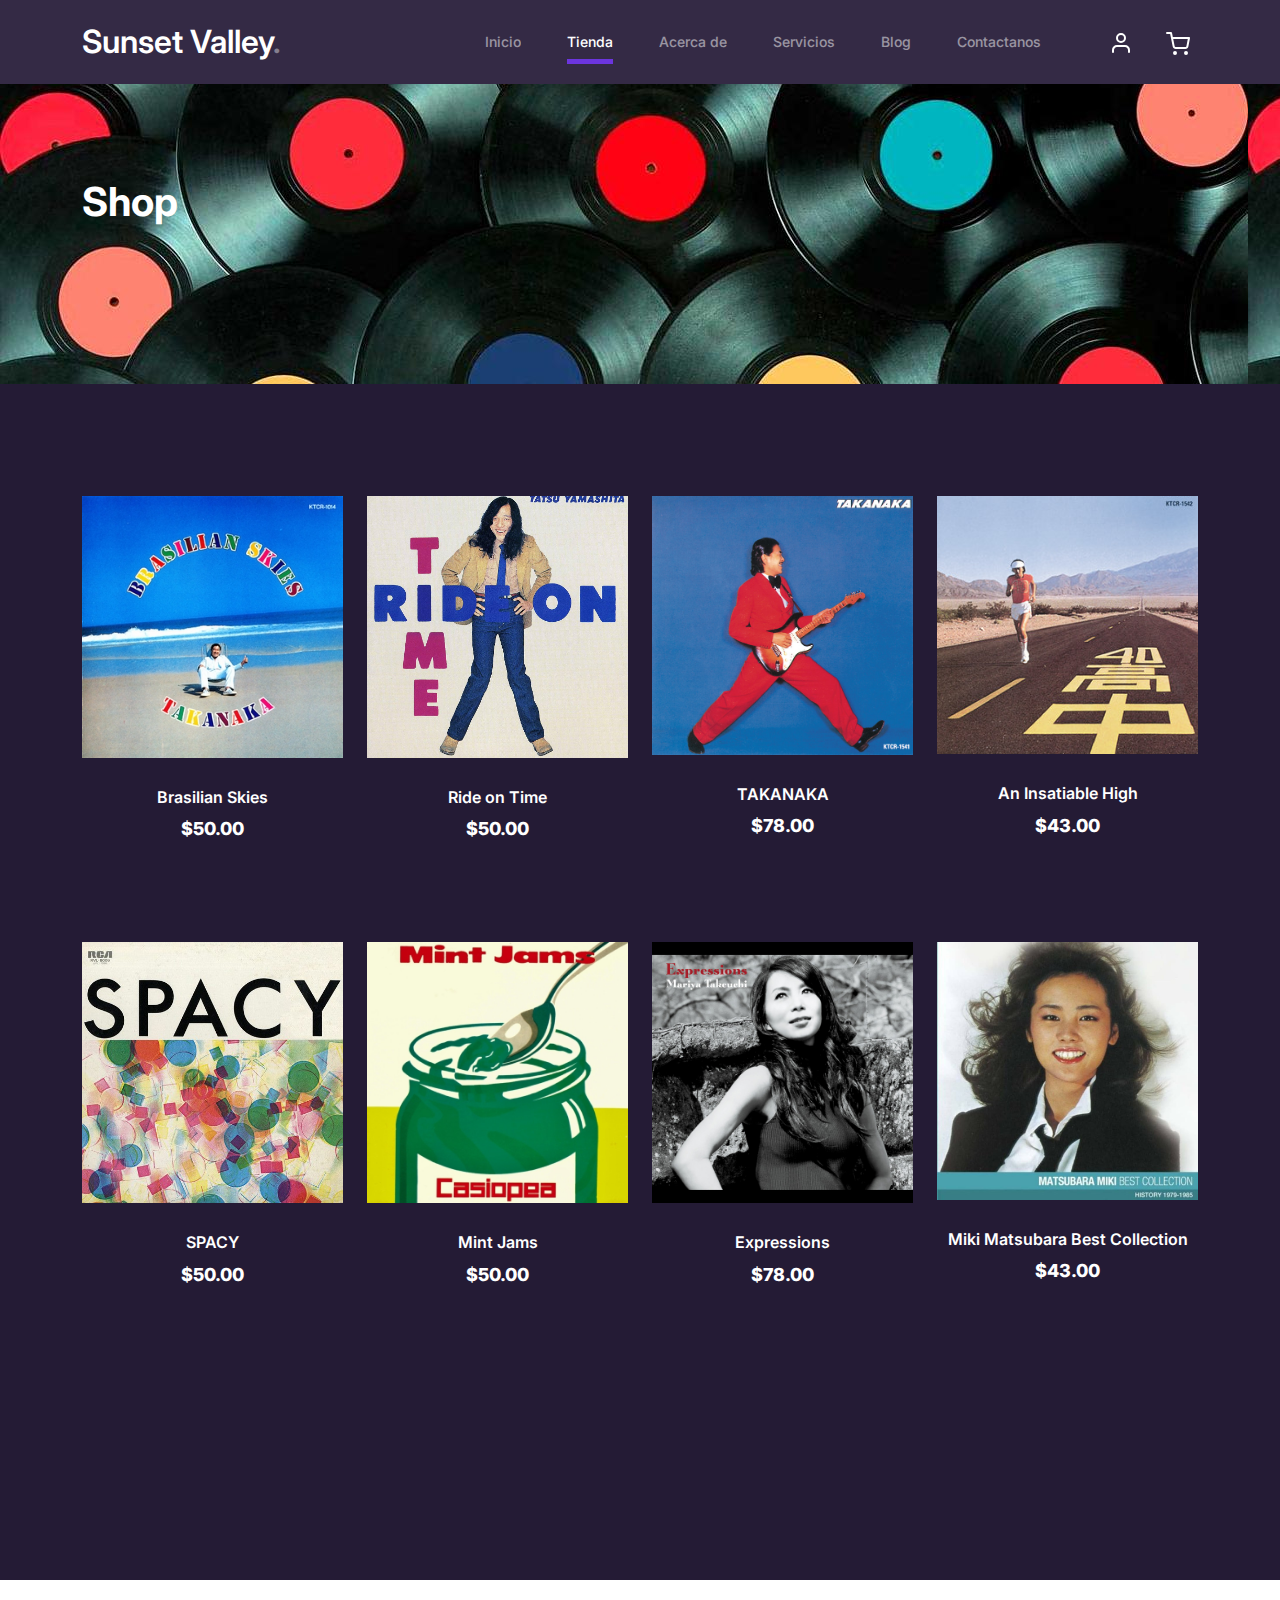
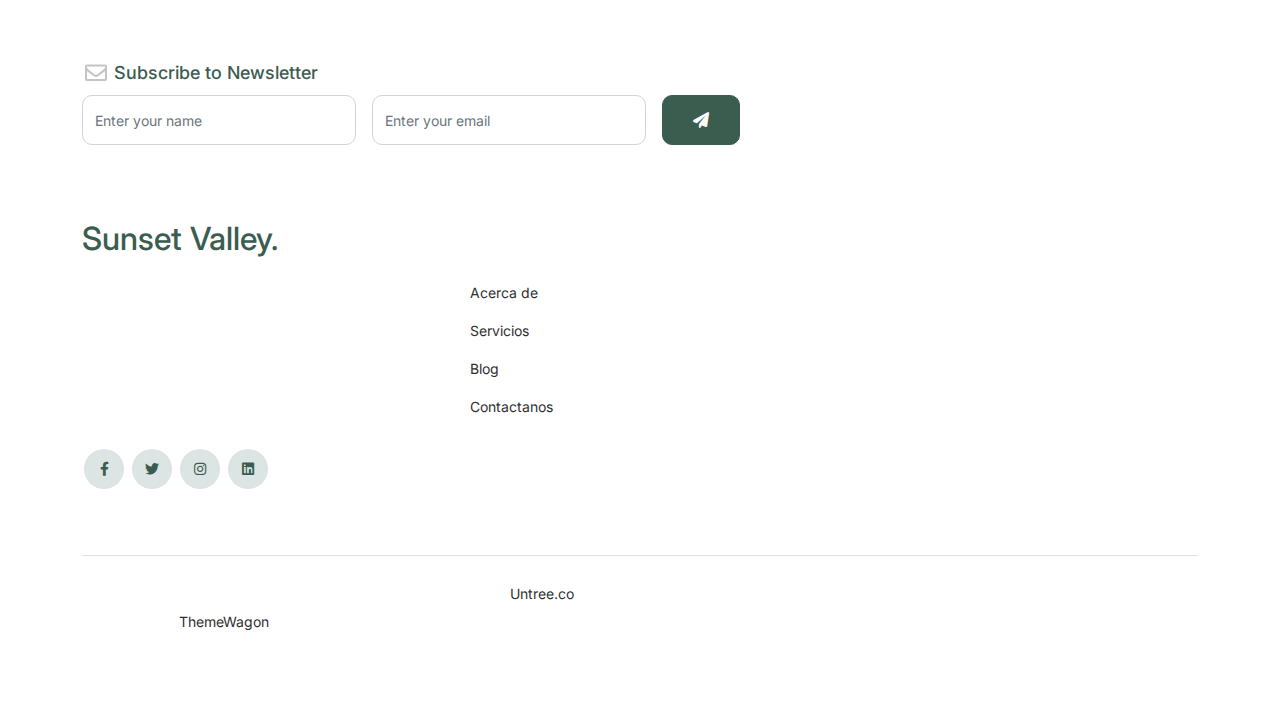
<file: shop.html>
<!-- /*
* Bootstrap 5
* Template Name: Furni
* Template Author: Untree.co
* Template URI: https://untree.co/
* License: https://creativecommons.org/licenses/by/3.0/
*/ -->
<!doctype html>
<html lang="en">
<head>
  <meta charset="utf-8">
  <meta name="viewport" content="width=device-width, initial-scale=1, shrink-to-fit=no">
  <meta name="author" content="Untree.co">
  <link rel="shortcut icon" href="favicon.png">

  <meta name="description" content="" />
  <meta name="keywords" content="bootstrap, bootstrap4" />

		<!-- Bootstrap CSS -->
		<link href="css/bootstrap.min.css" rel="stylesheet">
		<link href="https://cdnjs.cloudflare.com/ajax/libs/font-awesome/6.0.0-beta3/css/all.min.css" rel="stylesheet">
		<link href="css/tiny-slider.css" rel="stylesheet">
		<link href="css/style.css" rel="stylesheet">
		<title>Sunset Valley</title>
	</head>

	<body>

		<!-- Start Header/Navigation -->
		<nav class="custom-navbar navbar navbar navbar-expand-md navbar-dark bg-dark" arial-label="Furni navigation bar">

			<div class="container">
				<a class="navbar-brand" href="index.html">Sunset Valley<span>.</span></a>

				<button class="navbar-toggler" type="button" data-bs-toggle="collapse" data-bs-target="#navbarsFurni" aria-controls="navbarsFurni" aria-expanded="false" aria-label="Toggle navigation">
					<span class="navbar-toggler-icon"></span>
				</button>

				<div class="collapse navbar-collapse" id="navbarsFurni">
					<ul class="custom-navbar-nav navbar-nav ms-auto mb-2 mb-md-0">
						<li class="nav-item ">
							<a class="nav-link" href="index.html">Inicio</a>
						</li>
						<li class="active"><a class="nav-link" href="shop.html">Tienda</a></li>
						<li><a class="nav-link" href="about.html">Acerca de</a></li>
						<li><a class="nav-link" href="services.html">Servicios</a></li>
						<li><a class="nav-link" href="blog.html">Blog</a></li>
						<li><a class="nav-link" href="contact.html">Contactanos</a></li>
					</ul>

					<ul class="custom-navbar-cta navbar-nav mb-2 mb-md-0 ms-5">
						<li><a class="nav-link" href="#"><img src="images/user.svg"></a></li>
						<li><a class="nav-link" href="cart.html"><img src="images/cart.svg"></a></li>
					</ul>
				</div>
			</div>
				
		</nav>
		<!-- End Header/Navigation -->

		<!-- Start Hero Section -->
			<div class="hero">
				<div class="container">
					<div class="row justify-content-between">
						<div class="col-lg-5">
							<div class="intro-excerpt">
								<h1>Shop</h1>
							</div>
						</div>
						<div class="col-lg-7">
							
						</div>
					</div>
				</div>
			</div>
		<!-- End Hero Section -->

		

		<div class="untree_co-section product-section before-footer-section">
		    <div class="container">
		      	<div class="row">

		      		<!-- Start Column 1 -->
					<div class="col-12 col-md-4 col-lg-3 mb-5">
						<a class="product-item" href="#">
							<img src="images\Brasilian_Skies_cover.jpg" class="img-fluid product-thumbnail">
							<h3 class="product-title">Brasilian Skies</h3>
							<strong class="product-price">$50.00</strong>

							<span class="icon-cross">
								<img src="images/cross.svg" class="img-fluid">
							</span>
						</a>
					</div> 
					<!-- End Column 1 -->
						
					<!-- Start Column 2 -->
					<div class="col-12 col-md-4 col-lg-3 mb-5">
						<a class="product-item" href="#">
							<img src="images\A1oaSIeKnwL._UF1000,1000_QL80_.jpg" class="img-fluid product-thumbnail">
							<h3 class="product-title">Ride on Time</h3>
							<strong class="product-price">$50.00</strong>

							<span class="icon-cross">
								<img src="images/cross.svg" class="img-fluid">
							</span>
						</a>
					</div> 
					<!-- End Column 2 -->

					<!-- Start Column 3 -->
					<div class="col-12 col-md-4 col-lg-3 mb-5">
						<a class="product-item" href="#">
							<img src="images\ab67616d0000b273ae12b15f6e150833b0772848.jpg" class="img-fluid product-thumbnail">
							<h3 class="product-title">TAKANAKA</h3>
							<strong class="product-price">$78.00</strong>

							<span class="icon-cross">
								<img src="images/cross.svg" class="img-fluid">
							</span>
						</a>
					</div>
					<!-- End Column 3 -->

					<!-- Start Column 4 -->
					<div class="col-12 col-md-4 col-lg-3 mb-5">
						<a class="product-item" href="#">
							<img src="images\ab67616d00001e02e45429960f838f817227516a.jpg" class="img-fluid product-thumbnail">
							<h3 class="product-title">An Insatiable High</h3>
							<strong class="product-price">$43.00</strong>

							<span class="icon-cross">
								<img src="images/cross.svg" class="img-fluid">
							</span>
						</a>
					</div>
					<!-- End Column 4 -->


					<!-- Start Column 1 -->
					<div class="col-12 col-md-4 col-lg-3 mb-5">
						<a class="product-item" href="#">
							<img src="images\artworks-yMAnaOSpXiv2ShEd-2PfKbg-t500x500.jpg" class="img-fluid product-thumbnail">
							<h3 class="product-title">SPACY</h3>
							<strong class="product-price">$50.00</strong>

							<span class="icon-cross">
								<img src="images/cross.svg" class="img-fluid">
							</span>
						</a>
					</div> 
					<!-- End Column 1 -->
						
					<!-- Start Column 2 -->
					<div class="col-12 col-md-4 col-lg-3 mb-5">
						<a class="product-item" href="#">
							<img src="images\R-1078823-1587314441-5265.jpg" class="img-fluid product-thumbnail">
							<h3 class="product-title">Mint Jams</h3>
							<strong class="product-price">$50.00</strong>

							<span class="icon-cross">
								<img src="images/cross.svg" class="img-fluid">
							</span>
						</a>
					</div> 
					<!-- End Column 2 -->

					<!-- Start Column 3 -->
					<div class="col-12 col-md-4 col-lg-3 mb-5">
						<a class="product-item" href="#">
							<img src="images\ab67616d0000b273ba6b3322182afc4136521d2c.jpg" class="img-fluid product-thumbnail">
							<h3 class="product-title">Expressions</h3>
							<strong class="product-price">$78.00</strong>

							<span class="icon-cross">
								<img src="images/cross.svg" class="img-fluid">
							</span>
						</a>
					</div>
					<!-- End Column 3 -->

					<!-- Start Column 4 -->
					<div class="col-12 col-md-4 col-lg-3 mb-5">
						<a class="product-item" href="#">
							<img src="images\51LpErl5RcL._UF894,1000_QL80_.jpg" class="img-fluid product-thumbnail">
							<h3 class="product-title">Miki Matsubara Best Collection</h3>
							<strong class="product-price">$43.00</strong>

							<span class="icon-cross">
								<img src="images/cross.svg" class="img-fluid">
							</span>
						</a>
					</div>
					<!-- End Column 4 -->

		      	</div>
		    </div>
		</div>


		<!-- Start Footer Section -->
		<footer class="footer-section">
			<div class="container relative">
				<div class="row">
					<div class="col-lg-8">
						<div class="subscription-form">
							<h3 class="d-flex align-items-center"><span class="me-1"><img src="images/envelope-outline.svg" alt="Image" class="img-fluid"></span><span>Subscribe to Newsletter</span></h3>

							<form action="#" class="row g-3">
								<div class="col-auto">
									<input type="text" class="form-control" placeholder="Enter your name">
								</div>
								<div class="col-auto">
									<input type="email" class="form-control" placeholder="Enter your email">
								</div>
								<div class="col-auto">
									<button class="btn btn-primary">
										<span class="fa fa-paper-plane"></span>
									</button>
								</div>
							</form>

						</div>
					</div>
				</div>

				<div class="row g-5 mb-5">
					<div class="col-lg-4">
						<div class="mb-4 footer-logo-wrap"><a href="#" class="footer-logo">Sunset Valley<span>.</span></a></div>
						<p class="mb-4">Donec facilisis quam ut purus rutrum lobortis. Donec vitae odio quis nisl dapibus malesuada. Nullam ac aliquet velit. Aliquam vulputate velit imperdiet dolor tempor tristique. Pellentesque habitant</p>

						<ul class="list-unstyled custom-social">
							<li><a href="#"><span class="fa fa-brands fa-facebook-f"></span></a></li>
							<li><a href="#"><span class="fa fa-brands fa-twitter"></span></a></li>
							<li><a href="#"><span class="fa fa-brands fa-instagram"></span></a></li>
							<li><a href="#"><span class="fa fa-brands fa-linkedin"></span></a></li>
						</ul>
					</div>

					<div class="col-lg-8">
						<div class="row links-wrap">
							<div class="col-6 col-sm-6 col-md-3">
								<ul class="list-unstyled">
									<li><a href="#">Acerca de</a></li>
									<li><a href="#">Servicios</a></li>
									<li><a href="#">Blog</a></li>
									<li><a href="#">Contactanos</a></li>
								</ul>
							</div>
						</div>
					</div>

				</div>

				<div class="border-top copyright">
					<div class="row pt-4">
						<div class="col-lg-6">
							<p class="mb-2 text-center text-lg-start">Copyright &copy;<script>document.write(new Date().getFullYear());</script>. All Rights Reserved. &mdash; Designed with love by <a href="https://untree.co">Untree.co</a>  Distributed By <a href="https://themewagon.com">ThemeWagon</a> <!-- License information: https://untree.co/license/ -->
            </p>
						</div>

					</div>
				</div>

			</div>
		</footer>
		<!-- End Footer Section -->	


		<script src="js/bootstrap.bundle.min.js"></script>
		<script src="js/tiny-slider.js"></script>
		<script src="js/custom.js"></script>
	</body>

</html>
</file>
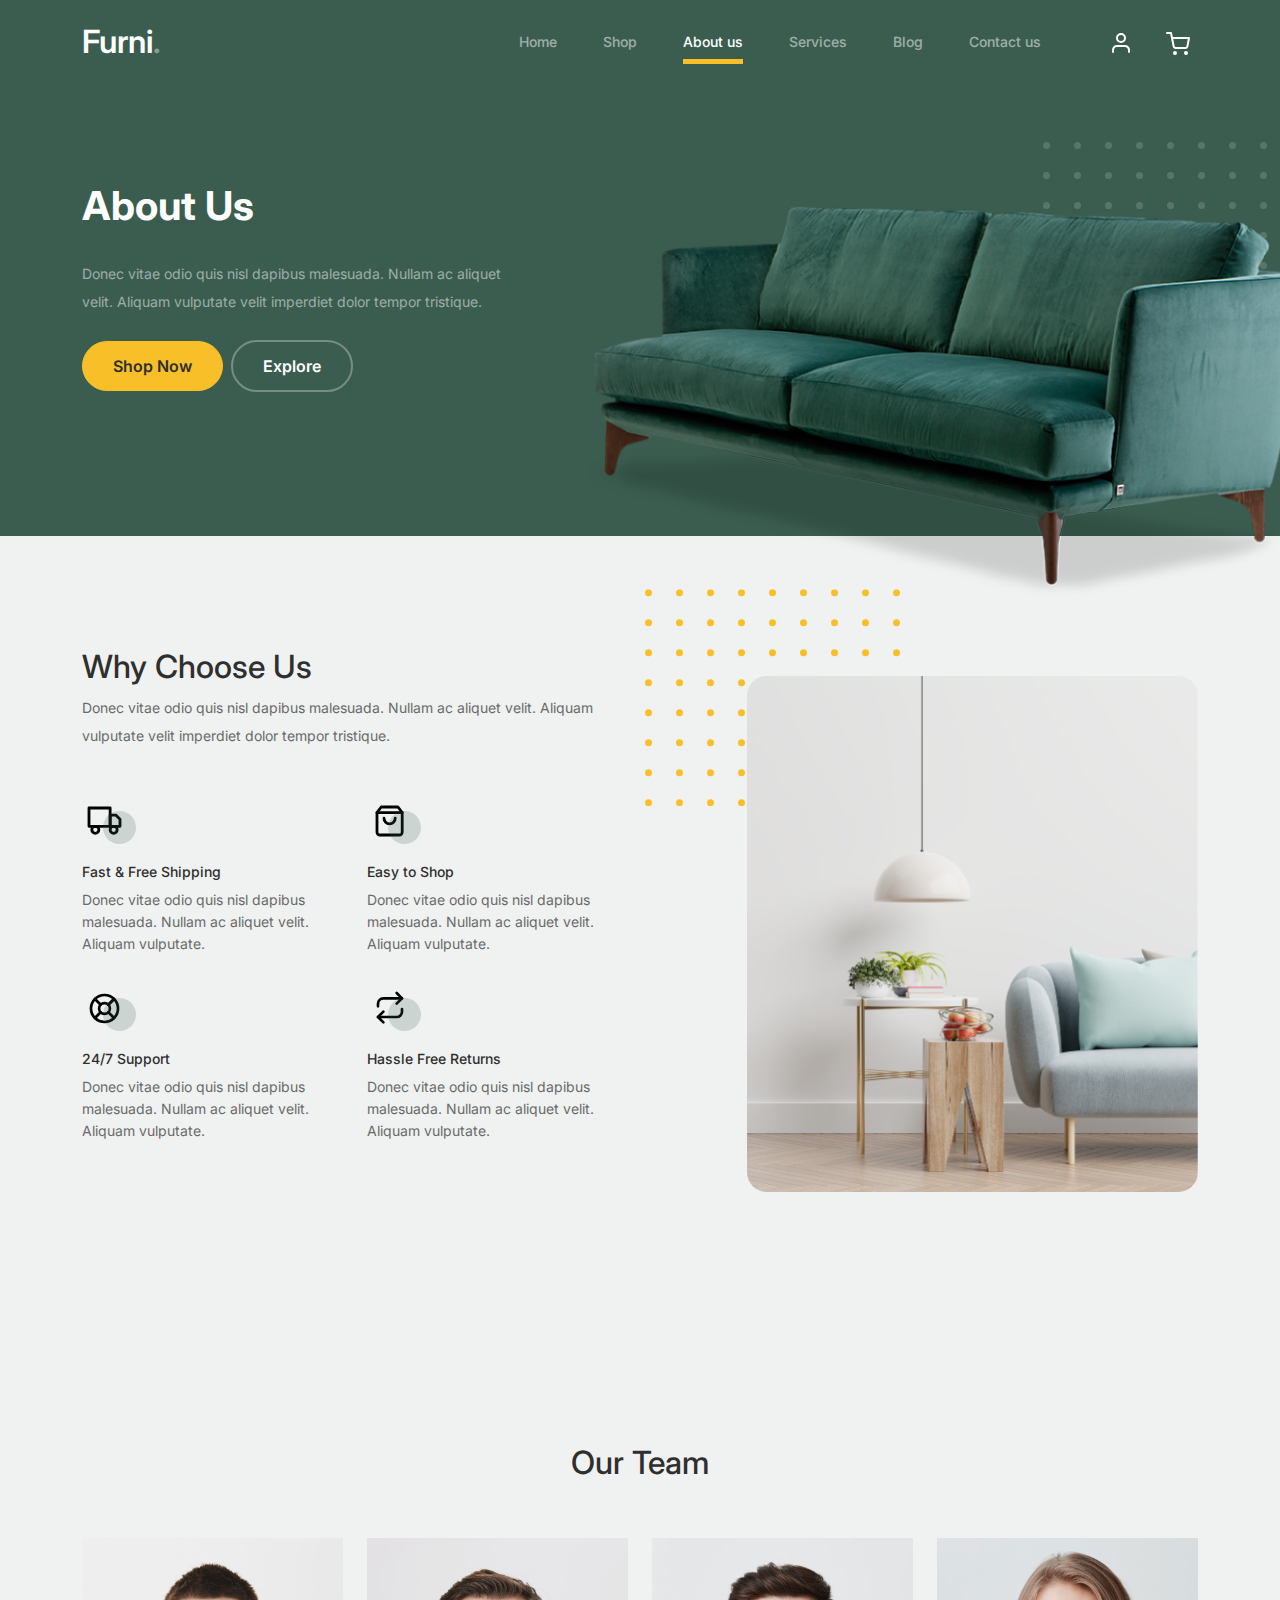
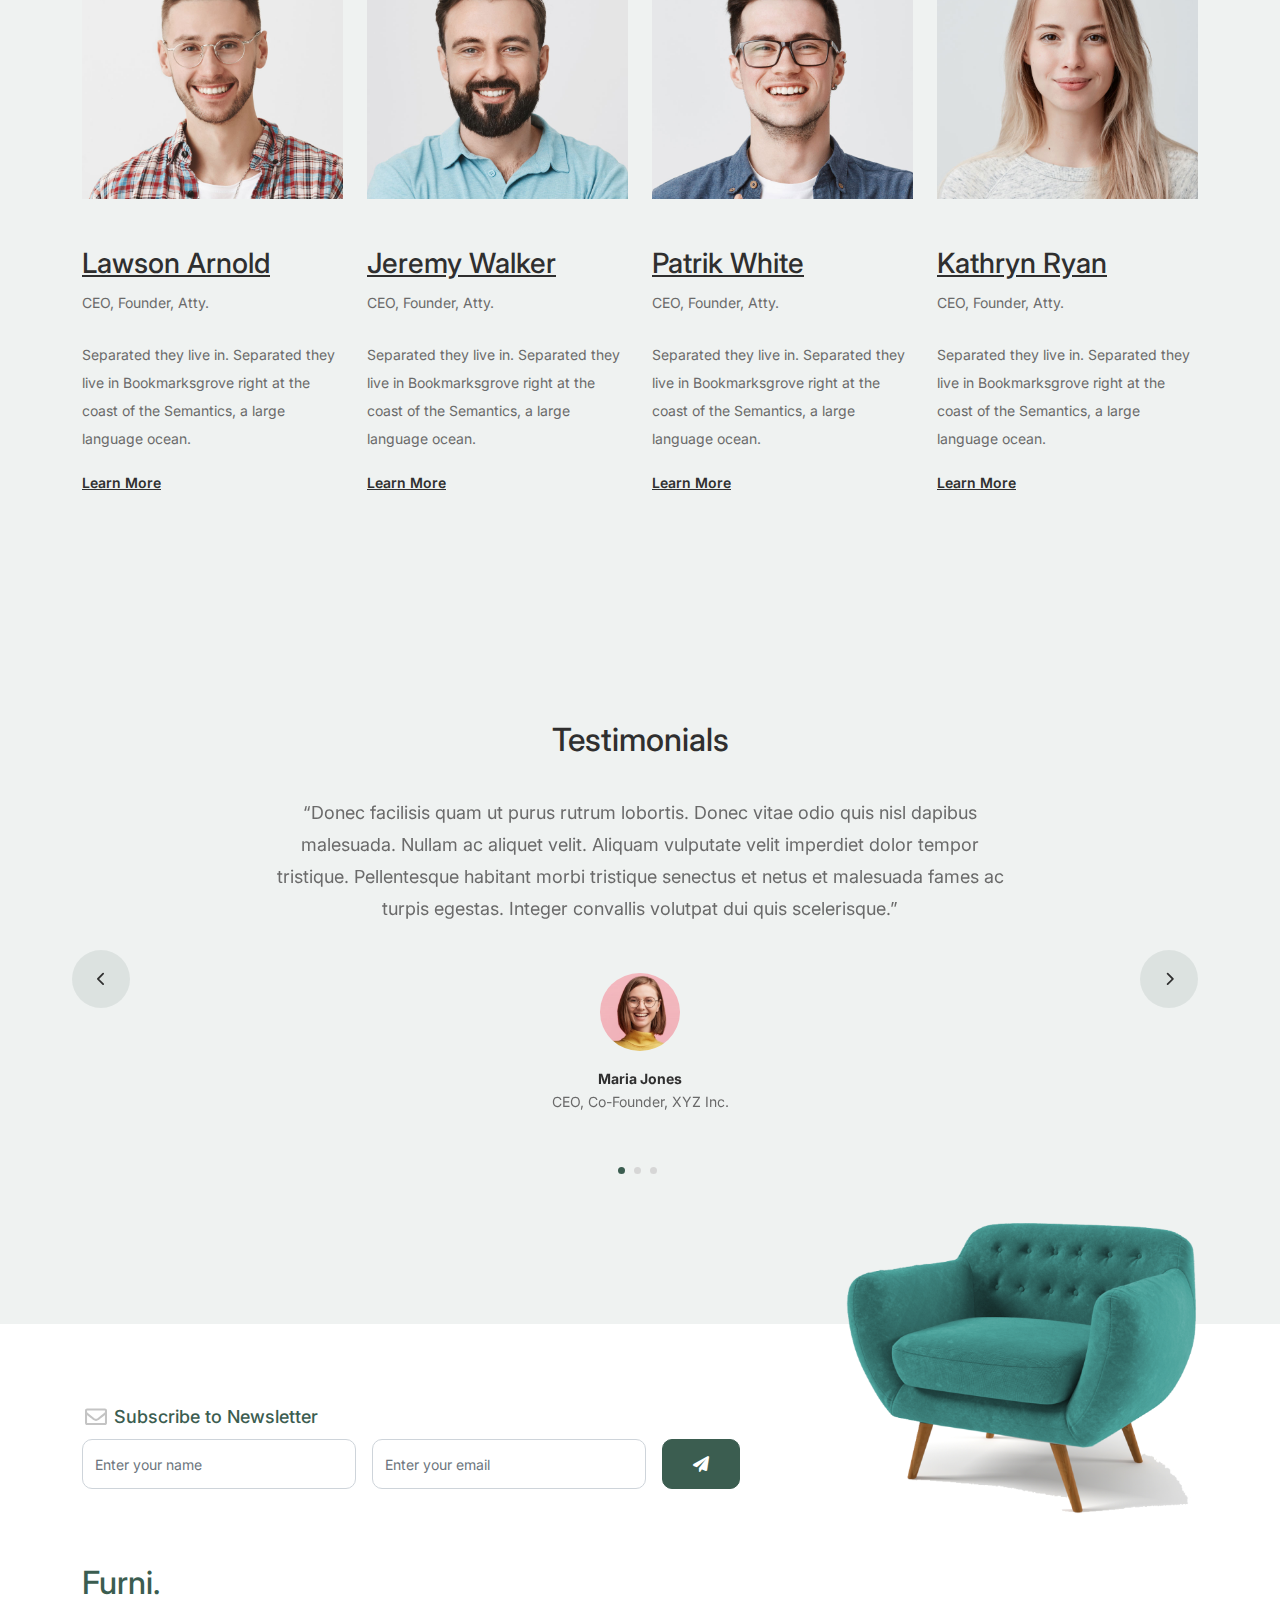
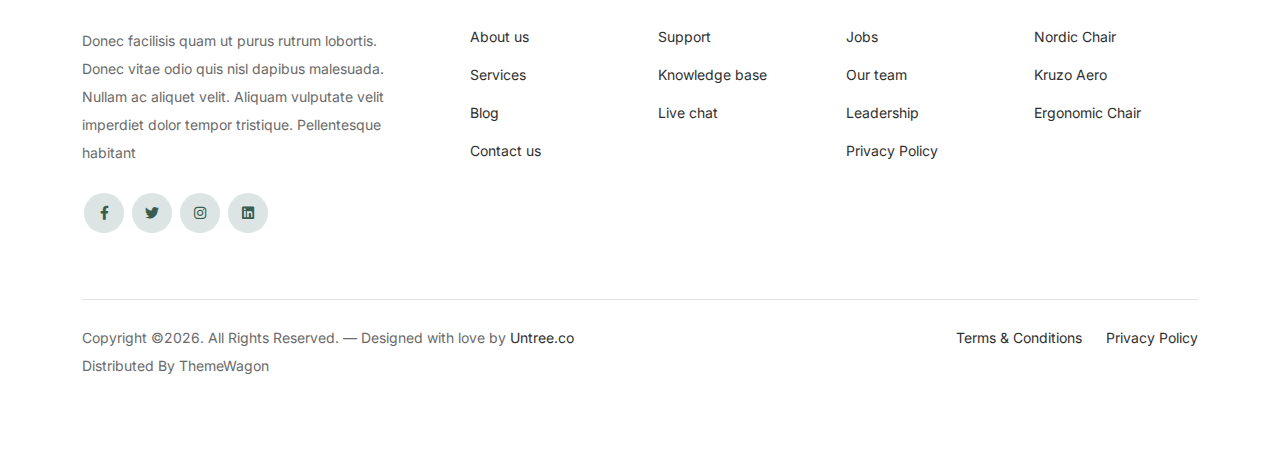
<file: furni-1.0.0/about.html>
<!-- /*
* Bootstrap 5
* Template Name: Furni
* Template Author: Untree.co
* Template URI: https://untree.co/
* License: https://creativecommons.org/licenses/by/3.0/
*/ -->
<!doctype html>
<html lang="en">
<head>
  <meta charset="utf-8">
  <meta name="viewport" content="width=device-width, initial-scale=1, shrink-to-fit=no">
  <meta name="author" content="Untree.co">
  <link rel="shortcut icon" href="favicon.png">

  <meta name="description" content="" />
  <meta name="keywords" content="bootstrap, bootstrap4" />

		<!-- Bootstrap CSS -->
		<link href="css/bootstrap.min.css" rel="stylesheet">
		<link href="https://cdnjs.cloudflare.com/ajax/libs/font-awesome/6.0.0-beta3/css/all.min.css" rel="stylesheet">
		<link href="css/tiny-slider.css" rel="stylesheet">
		<link href="css/style.css" rel="stylesheet">
		<title>Furni Free Bootstrap 5 Template for Furniture and Interior Design Websites by Untree.co </title>
	</head>

	<body>

		<!-- Start Header/Navigation -->
		<nav class="custom-navbar navbar navbar navbar-expand-md navbar-dark bg-dark" arial-label="Furni navigation bar">

			<div class="container">
				<a class="navbar-brand" href="index.html">Furni<span>.</span></a>

				<button class="navbar-toggler" type="button" data-bs-toggle="collapse" data-bs-target="#navbarsFurni" aria-controls="navbarsFurni" aria-expanded="false" aria-label="Toggle navigation">
					<span class="navbar-toggler-icon"></span>
				</button>

				<div class="collapse navbar-collapse" id="navbarsFurni">
					<ul class="custom-navbar-nav navbar-nav ms-auto mb-2 mb-md-0">
						<li class="nav-item ">
							<a class="nav-link" href="index.html">Home</a>
						</li>
						<li><a class="nav-link" href="shop.html">Shop</a></li>
						<li class="active"><a class="nav-link" href="about.html">About us</a></li>
						<li><a class="nav-link" href="services.html">Services</a></li>
						<li><a class="nav-link" href="blog.html">Blog</a></li>
						<li><a class="nav-link" href="contact.html">Contact us</a></li>
					</ul>

					<ul class="custom-navbar-cta navbar-nav mb-2 mb-md-0 ms-5">
						<li><a class="nav-link" href="#"><img src="images/user.svg"></a></li>
						<li><a class="nav-link" href="cart.html"><img src="images/cart.svg"></a></li>
					</ul>
				</div>
			</div>
				
		</nav>
		<!-- End Header/Navigation -->

		<!-- Start Hero Section -->
			<div class="hero">
				<div class="container">
					<div class="row justify-content-between">
						<div class="col-lg-5">
							<div class="intro-excerpt">
								<h1>About Us</h1>
								<p class="mb-4">Donec vitae odio quis nisl dapibus malesuada. Nullam ac aliquet velit. Aliquam vulputate velit imperdiet dolor tempor tristique.</p>
								<p><a href="" class="btn btn-secondary me-2">Shop Now</a><a href="#" class="btn btn-white-outline">Explore</a></p>
							</div>
						</div>
						<div class="col-lg-7">
							<div class="hero-img-wrap">
								<img src="images/couch.png" class="img-fluid">
							</div>
						</div>
					</div>
				</div>
			</div>
		<!-- End Hero Section -->

		

		<!-- Start Why Choose Us Section -->
		<div class="why-choose-section">
			<div class="container">
				<div class="row justify-content-between align-items-center">
					<div class="col-lg-6">
						<h2 class="section-title">Why Choose Us</h2>
						<p>Donec vitae odio quis nisl dapibus malesuada. Nullam ac aliquet velit. Aliquam vulputate velit imperdiet dolor tempor tristique.</p>

						<div class="row my-5">
							<div class="col-6 col-md-6">
								<div class="feature">
									<div class="icon">
										<img src="images/truck.svg" alt="Image" class="imf-fluid">
									</div>
									<h3>Fast &amp; Free Shipping</h3>
									<p>Donec vitae odio quis nisl dapibus malesuada. Nullam ac aliquet velit. Aliquam vulputate.</p>
								</div>
							</div>

							<div class="col-6 col-md-6">
								<div class="feature">
									<div class="icon">
										<img src="images/bag.svg" alt="Image" class="imf-fluid">
									</div>
									<h3>Easy to Shop</h3>
									<p>Donec vitae odio quis nisl dapibus malesuada. Nullam ac aliquet velit. Aliquam vulputate.</p>
								</div>
							</div>

							<div class="col-6 col-md-6">
								<div class="feature">
									<div class="icon">
										<img src="images/support.svg" alt="Image" class="imf-fluid">
									</div>
									<h3>24/7 Support</h3>
									<p>Donec vitae odio quis nisl dapibus malesuada. Nullam ac aliquet velit. Aliquam vulputate.</p>
								</div>
							</div>

							<div class="col-6 col-md-6">
								<div class="feature">
									<div class="icon">
										<img src="images/return.svg" alt="Image" class="imf-fluid">
									</div>
									<h3>Hassle Free Returns</h3>
									<p>Donec vitae odio quis nisl dapibus malesuada. Nullam ac aliquet velit. Aliquam vulputate.</p>
								</div>
							</div>

						</div>
					</div>

					<div class="col-lg-5">
						<div class="img-wrap">
							<img src="images/why-choose-us-img.jpg" alt="Image" class="img-fluid">
						</div>
					</div>

				</div>
			</div>
		</div>
		<!-- End Why Choose Us Section -->

		<!-- Start Team Section -->
		<div class="untree_co-section">
			<div class="container">

				<div class="row mb-5">
					<div class="col-lg-5 mx-auto text-center">
						<h2 class="section-title">Our Team</h2>
					</div>
				</div>

				<div class="row">

					<!-- Start Column 1 -->
					<div class="col-12 col-md-6 col-lg-3 mb-5 mb-md-0">
						<img src="images/person_1.jpg" class="img-fluid mb-5">
						<h3 clas><a href="#"><span class="">Lawson</span> Arnold</a></h3>
            <span class="d-block position mb-4">CEO, Founder, Atty.</span>
            <p>Separated they live in.
            Separated they live in Bookmarksgrove right at the coast of the Semantics, a large language ocean.</p>
            <p class="mb-0"><a href="#" class="more dark">Learn More <span class="icon-arrow_forward"></span></a></p>
					</div> 
					<!-- End Column 1 -->

					<!-- Start Column 2 -->
					<div class="col-12 col-md-6 col-lg-3 mb-5 mb-md-0">
						<img src="images/person_2.jpg" class="img-fluid mb-5">

						<h3 clas><a href="#"><span class="">Jeremy</span> Walker</a></h3>
            <span class="d-block position mb-4">CEO, Founder, Atty.</span>
            <p>Separated they live in.
            Separated they live in Bookmarksgrove right at the coast of the Semantics, a large language ocean.</p>
            <p class="mb-0"><a href="#" class="more dark">Learn More <span class="icon-arrow_forward"></span></a></p>

					</div> 
					<!-- End Column 2 -->

					<!-- Start Column 3 -->
					<div class="col-12 col-md-6 col-lg-3 mb-5 mb-md-0">
						<img src="images/person_3.jpg" class="img-fluid mb-5">
						<h3 clas><a href="#"><span class="">Patrik</span> White</a></h3>
            <span class="d-block position mb-4">CEO, Founder, Atty.</span>
            <p>Separated they live in.
            Separated they live in Bookmarksgrove right at the coast of the Semantics, a large language ocean.</p>
            <p class="mb-0"><a href="#" class="more dark">Learn More <span class="icon-arrow_forward"></span></a></p>
					</div> 
					<!-- End Column 3 -->

					<!-- Start Column 4 -->
					<div class="col-12 col-md-6 col-lg-3 mb-5 mb-md-0">
						<img src="images/person_4.jpg" class="img-fluid mb-5">

						<h3 clas><a href="#"><span class="">Kathryn</span> Ryan</a></h3>
            <span class="d-block position mb-4">CEO, Founder, Atty.</span>
            <p>Separated they live in.
            Separated they live in Bookmarksgrove right at the coast of the Semantics, a large language ocean.</p>
            <p class="mb-0"><a href="#" class="more dark">Learn More <span class="icon-arrow_forward"></span></a></p>

          
					</div> 
					<!-- End Column 4 -->

					

				</div>
			</div>
		</div>
		<!-- End Team Section -->

		

		<!-- Start Testimonial Slider -->
		<div class="testimonial-section before-footer-section">
			<div class="container">
				<div class="row">
					<div class="col-lg-7 mx-auto text-center">
						<h2 class="section-title">Testimonials</h2>
					</div>
				</div>

				<div class="row justify-content-center">
					<div class="col-lg-12">
						<div class="testimonial-slider-wrap text-center">

							<div id="testimonial-nav">
								<span class="prev" data-controls="prev"><span class="fa fa-chevron-left"></span></span>
								<span class="next" data-controls="next"><span class="fa fa-chevron-right"></span></span>
							</div>

							<div class="testimonial-slider">
								
								<div class="item">
									<div class="row justify-content-center">
										<div class="col-lg-8 mx-auto">

											<div class="testimonial-block text-center">
												<blockquote class="mb-5">
													<p>&ldquo;Donec facilisis quam ut purus rutrum lobortis. Donec vitae odio quis nisl dapibus malesuada. Nullam ac aliquet velit. Aliquam vulputate velit imperdiet dolor tempor tristique. Pellentesque habitant morbi tristique senectus et netus et malesuada fames ac turpis egestas. Integer convallis volutpat dui quis scelerisque.&rdquo;</p>
												</blockquote>

												<div class="author-info">
													<div class="author-pic">
														<img src="images/person-1.png" alt="Maria Jones" class="img-fluid">
													</div>
													<h3 class="font-weight-bold">Maria Jones</h3>
													<span class="position d-block mb-3">CEO, Co-Founder, XYZ Inc.</span>
												</div>
											</div>

										</div>
									</div>
								</div> 
								<!-- END item -->

								<div class="item">
									<div class="row justify-content-center">
										<div class="col-lg-8 mx-auto">

											<div class="testimonial-block text-center">
												<blockquote class="mb-5">
													<p>&ldquo;Donec facilisis quam ut purus rutrum lobortis. Donec vitae odio quis nisl dapibus malesuada. Nullam ac aliquet velit. Aliquam vulputate velit imperdiet dolor tempor tristique. Pellentesque habitant morbi tristique senectus et netus et malesuada fames ac turpis egestas. Integer convallis volutpat dui quis scelerisque.&rdquo;</p>
												</blockquote>

												<div class="author-info">
													<div class="author-pic">
														<img src="images/person-1.png" alt="Maria Jones" class="img-fluid">
													</div>
													<h3 class="font-weight-bold">Maria Jones</h3>
													<span class="position d-block mb-3">CEO, Co-Founder, XYZ Inc.</span>
												</div>
											</div>

										</div>
									</div>
								</div> 
								<!-- END item -->

								<div class="item">
									<div class="row justify-content-center">
										<div class="col-lg-8 mx-auto">

											<div class="testimonial-block text-center">
												<blockquote class="mb-5">
													<p>&ldquo;Donec facilisis quam ut purus rutrum lobortis. Donec vitae odio quis nisl dapibus malesuada. Nullam ac aliquet velit. Aliquam vulputate velit imperdiet dolor tempor tristique. Pellentesque habitant morbi tristique senectus et netus et malesuada fames ac turpis egestas. Integer convallis volutpat dui quis scelerisque.&rdquo;</p>
												</blockquote>

												<div class="author-info">
													<div class="author-pic">
														<img src="images/person-1.png" alt="Maria Jones" class="img-fluid">
													</div>
													<h3 class="font-weight-bold">Maria Jones</h3>
													<span class="position d-block mb-3">CEO, Co-Founder, XYZ Inc.</span>
												</div>
											</div>

										</div>
									</div>
								</div> 
								<!-- END item -->

							</div>

						</div>
					</div>
				</div>
			</div>
		</div>
		<!-- End Testimonial Slider -->

		

		<!-- Start Footer Section -->
		<footer class="footer-section">
			<div class="container relative">

				<div class="sofa-img">
					<img src="images/sofa.png" alt="Image" class="img-fluid">
				</div>

				<div class="row">
					<div class="col-lg-8">
						<div class="subscription-form">
							<h3 class="d-flex align-items-center"><span class="me-1"><img src="images/envelope-outline.svg" alt="Image" class="img-fluid"></span><span>Subscribe to Newsletter</span></h3>

							<form action="#" class="row g-3">
								<div class="col-auto">
									<input type="text" class="form-control" placeholder="Enter your name">
								</div>
								<div class="col-auto">
									<input type="email" class="form-control" placeholder="Enter your email">
								</div>
								<div class="col-auto">
									<button class="btn btn-primary">
										<span class="fa fa-paper-plane"></span>
									</button>
								</div>
							</form>

						</div>
					</div>
				</div>

				<div class="row g-5 mb-5">
					<div class="col-lg-4">
						<div class="mb-4 footer-logo-wrap"><a href="#" class="footer-logo">Furni<span>.</span></a></div>
						<p class="mb-4">Donec facilisis quam ut purus rutrum lobortis. Donec vitae odio quis nisl dapibus malesuada. Nullam ac aliquet velit. Aliquam vulputate velit imperdiet dolor tempor tristique. Pellentesque habitant</p>

						<ul class="list-unstyled custom-social">
							<li><a href="#"><span class="fa fa-brands fa-facebook-f"></span></a></li>
							<li><a href="#"><span class="fa fa-brands fa-twitter"></span></a></li>
							<li><a href="#"><span class="fa fa-brands fa-instagram"></span></a></li>
							<li><a href="#"><span class="fa fa-brands fa-linkedin"></span></a></li>
						</ul>
					</div>

					<div class="col-lg-8">
						<div class="row links-wrap">
							<div class="col-6 col-sm-6 col-md-3">
								<ul class="list-unstyled">
									<li><a href="#">About us</a></li>
									<li><a href="#">Services</a></li>
									<li><a href="#">Blog</a></li>
									<li><a href="#">Contact us</a></li>
								</ul>
							</div>

							<div class="col-6 col-sm-6 col-md-3">
								<ul class="list-unstyled">
									<li><a href="#">Support</a></li>
									<li><a href="#">Knowledge base</a></li>
									<li><a href="#">Live chat</a></li>
								</ul>
							</div>

							<div class="col-6 col-sm-6 col-md-3">
								<ul class="list-unstyled">
									<li><a href="#">Jobs</a></li>
									<li><a href="#">Our team</a></li>
									<li><a href="#">Leadership</a></li>
									<li><a href="#">Privacy Policy</a></li>
								</ul>
							</div>

							<div class="col-6 col-sm-6 col-md-3">
								<ul class="list-unstyled">
									<li><a href="#">Nordic Chair</a></li>
									<li><a href="#">Kruzo Aero</a></li>
									<li><a href="#">Ergonomic Chair</a></li>
								</ul>
							</div>
						</div>
					</div>

				</div>

				<div class="border-top copyright">
					<div class="row pt-4">
						<div class="col-lg-6">
							<p class="mb-2 text-center text-lg-start">Copyright &copy;<script>document.write(new Date().getFullYear());</script>. All Rights Reserved. &mdash; Designed with love by <a href="https://untree.co">Untree.co</a> Distributed By <a hreff="https://themewagon.com">ThemeWagon</a>  <!-- License information: https://untree.co/license/ -->
            </p>
						</div>

						<div class="col-lg-6 text-center text-lg-end">
							<ul class="list-unstyled d-inline-flex ms-auto">
								<li class="me-4"><a href="#">Terms &amp; Conditions</a></li>
								<li><a href="#">Privacy Policy</a></li>
							</ul>
						</div>

					</div>
				</div>

			</div>
		</footer>
		<!-- End Footer Section -->	


		<script src="js/bootstrap.bundle.min.js"></script>
		<script src="js/tiny-slider.js"></script>
		<script src="js/custom.js"></script>
	</body>

</html>
</file>
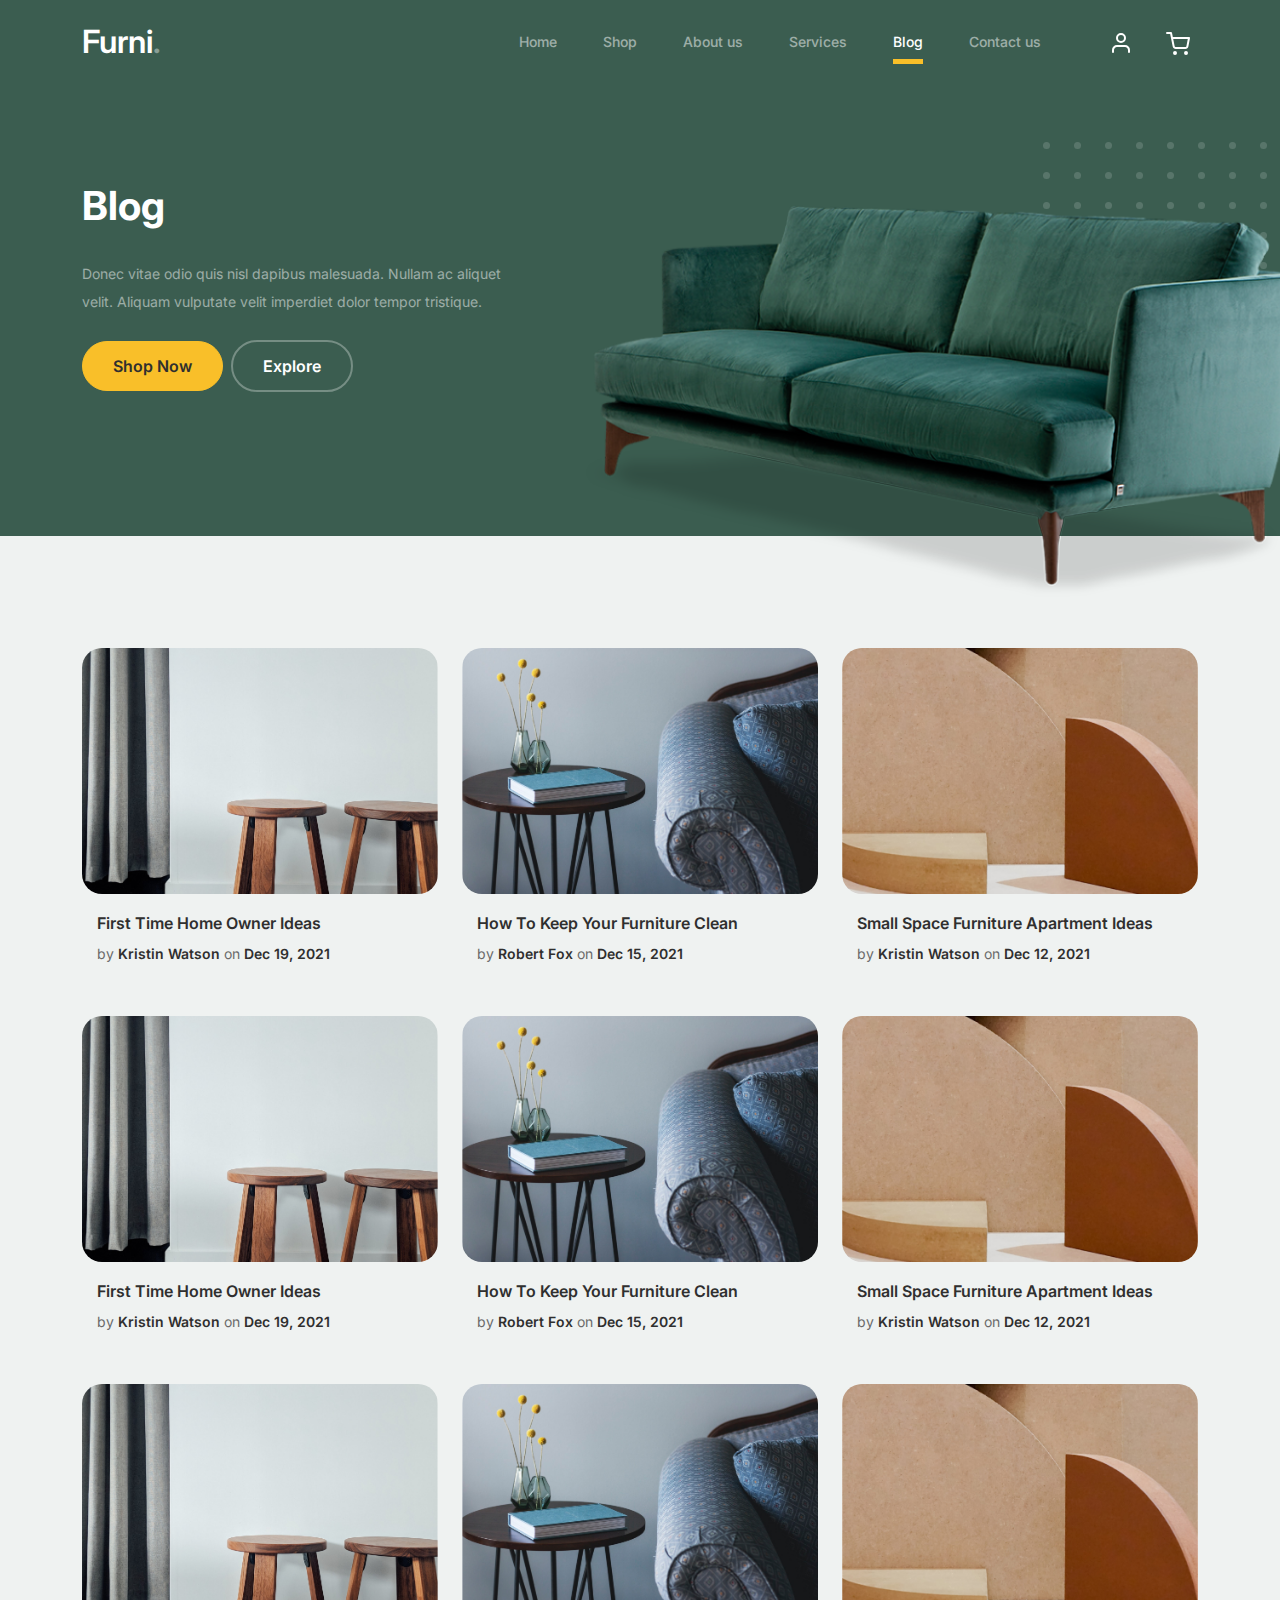
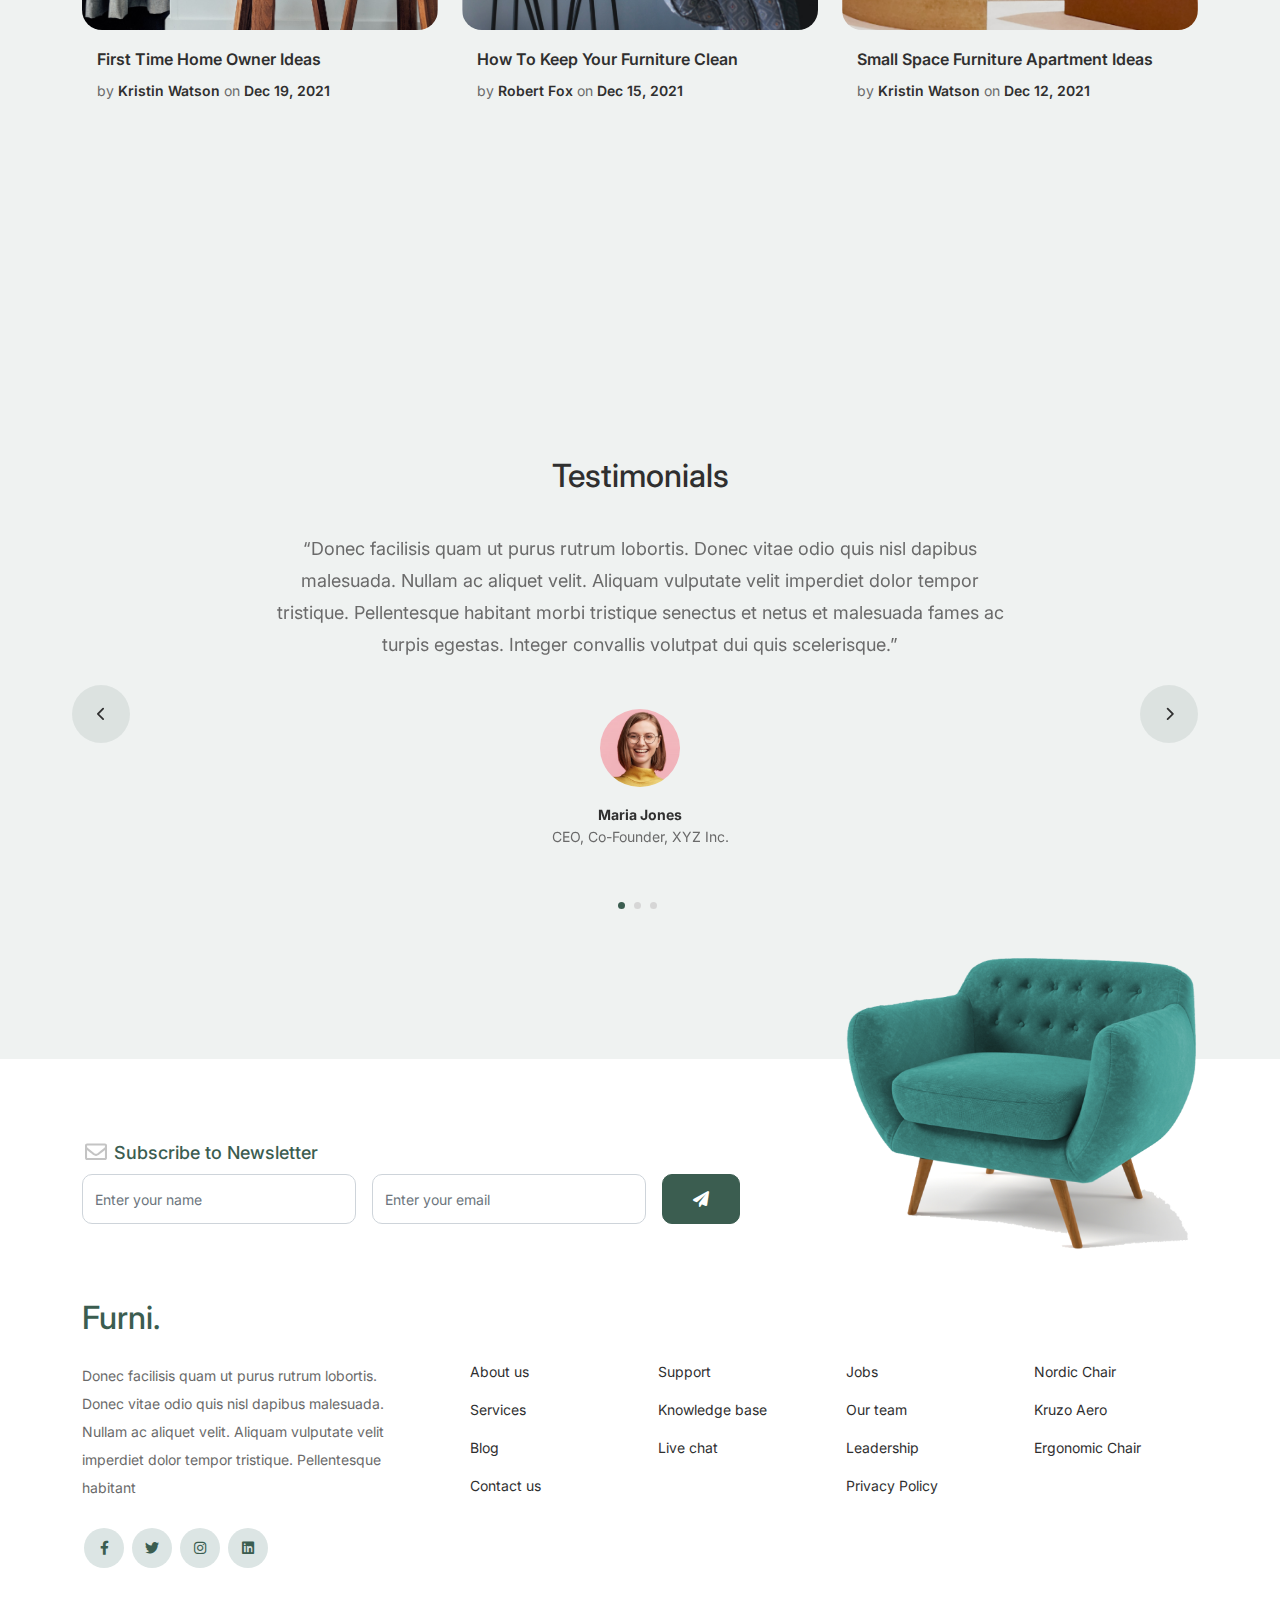
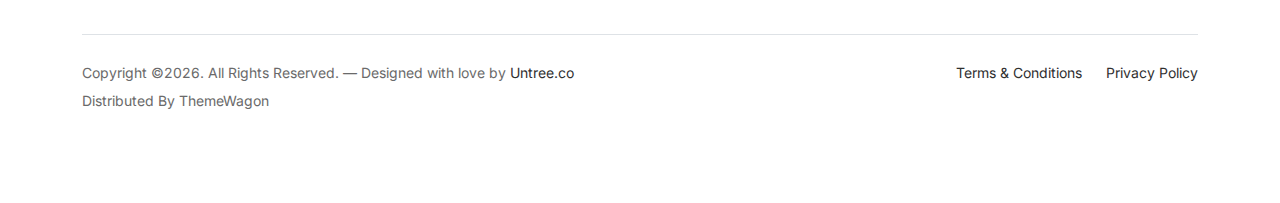
<file: furni-1.0.0/blog.html>
<!-- /*
* Bootstrap 5
* Template Name: Furni
* Template Author: Untree.co
* Template URI: https://untree.co/
* License: https://creativecommons.org/licenses/by/3.0/
*/ -->
<!doctype html>
<html lang="en">
<head>
  <meta charset="utf-8">
  <meta name="viewport" content="width=device-width, initial-scale=1, shrink-to-fit=no">
  <meta name="author" content="Untree.co">
  <link rel="shortcut icon" href="favicon.png">

  <meta name="description" content="" />
  <meta name="keywords" content="bootstrap, bootstrap4" />

		<!-- Bootstrap CSS -->
		<link href="css/bootstrap.min.css" rel="stylesheet">
		<link href="https://cdnjs.cloudflare.com/ajax/libs/font-awesome/6.0.0-beta3/css/all.min.css" rel="stylesheet">
		<link href="css/tiny-slider.css" rel="stylesheet">
		<link href="css/style.css" rel="stylesheet">
		<title>Furni Free Bootstrap 5 Template for Furniture and Interior Design Websites by Untree.co </title>
	</head>

	<body>

		<!-- Start Header/Navigation -->
		<nav class="custom-navbar navbar navbar navbar-expand-md navbar-dark bg-dark" arial-label="Furni navigation bar">

			<div class="container">
				<a class="navbar-brand" href="index.html">Furni<span>.</span></a>

				<button class="navbar-toggler" type="button" data-bs-toggle="collapse" data-bs-target="#navbarsFurni" aria-controls="navbarsFurni" aria-expanded="false" aria-label="Toggle navigation">
					<span class="navbar-toggler-icon"></span>
				</button>

				<div class="collapse navbar-collapse" id="navbarsFurni">
					<ul class="custom-navbar-nav navbar-nav ms-auto mb-2 mb-md-0">
						<li class="nav-item">
							<a class="nav-link" href="index.html">Home</a>
						</li>
						<li><a class="nav-link" href="shop.html">Shop</a></li>
						<li><a class="nav-link" href="about.html">About us</a></li>
						<li><a class="nav-link" href="services.html">Services</a></li>
						<li class="active"><a class="nav-link" href="blog.html">Blog</a></li>
						<li><a class="nav-link" href="contact.html">Contact us</a></li>
					</ul>

					<ul class="custom-navbar-cta navbar-nav mb-2 mb-md-0 ms-5">
						<li><a class="nav-link" href="#"><img src="images/user.svg"></a></li>
						<li><a class="nav-link" href="cart.html"><img src="images/cart.svg"></a></li>
					</ul>
				</div>
			</div>
				
		</nav>
		<!-- End Header/Navigation -->

		<!-- Start Hero Section -->
			<div class="hero">
				<div class="container">
					<div class="row justify-content-between">
						<div class="col-lg-5">
							<div class="intro-excerpt">
								<h1>Blog</h1>
								<p class="mb-4">Donec vitae odio quis nisl dapibus malesuada. Nullam ac aliquet velit. Aliquam vulputate velit imperdiet dolor tempor tristique.</p>
								<p><a href="" class="btn btn-secondary me-2">Shop Now</a><a href="#" class="btn btn-white-outline">Explore</a></p>
							</div>
						</div>
						<div class="col-lg-7">
							<div class="hero-img-wrap">
								<img src="images/couch.png" class="img-fluid">
							</div>
						</div>
					</div>
				</div>
			</div>
		<!-- End Hero Section -->

		

		<!-- Start Blog Section -->
		<div class="blog-section">
			<div class="container">
				
				<div class="row">

					<div class="col-12 col-sm-6 col-md-4 mb-5">
						<div class="post-entry">
							<a href="#" class="post-thumbnail"><img src="images/post-1.jpg" alt="Image" class="img-fluid"></a>
							<div class="post-content-entry">
								<h3><a href="#">First Time Home Owner Ideas</a></h3>
								<div class="meta">
									<span>by <a href="#">Kristin Watson</a></span> <span>on <a href="#">Dec 19, 2021</a></span>
								</div>
							</div>
						</div>
					</div>

					<div class="col-12 col-sm-6 col-md-4 mb-5">
						<div class="post-entry">
							<a href="#" class="post-thumbnail"><img src="images/post-2.jpg" alt="Image" class="img-fluid"></a>
							<div class="post-content-entry">
								<h3><a href="#">How To Keep Your Furniture Clean</a></h3>
								<div class="meta">
									<span>by <a href="#">Robert Fox</a></span> <span>on <a href="#">Dec 15, 2021</a></span>
								</div>
							</div>
						</div>
					</div>

					<div class="col-12 col-sm-6 col-md-4 mb-5">
						<div class="post-entry">
							<a href="#" class="post-thumbnail"><img src="images/post-3.jpg" alt="Image" class="img-fluid"></a>
							<div class="post-content-entry">
								<h3><a href="#">Small Space Furniture Apartment Ideas</a></h3>
								<div class="meta">
									<span>by <a href="#">Kristin Watson</a></span> <span>on <a href="#">Dec 12, 2021</a></span>
								</div>
							</div>
						</div>
					</div>

					<div class="col-12 col-sm-6 col-md-4 mb-5">
						<div class="post-entry">
							<a href="#" class="post-thumbnail"><img src="images/post-1.jpg" alt="Image" class="img-fluid"></a>
							<div class="post-content-entry">
								<h3><a href="#">First Time Home Owner Ideas</a></h3>
								<div class="meta">
									<span>by <a href="#">Kristin Watson</a></span> <span>on <a href="#">Dec 19, 2021</a></span>
								</div>
							</div>
						</div>
					</div>

					<div class="col-12 col-sm-6 col-md-4 mb-5">
						<div class="post-entry">
							<a href="#" class="post-thumbnail"><img src="images/post-2.jpg" alt="Image" class="img-fluid"></a>
							<div class="post-content-entry">
								<h3><a href="#">How To Keep Your Furniture Clean</a></h3>
								<div class="meta">
									<span>by <a href="#">Robert Fox</a></span> <span>on <a href="#">Dec 15, 2021</a></span>
								</div>
							</div>
						</div>
					</div>

					<div class="col-12 col-sm-6 col-md-4 mb-5">
						<div class="post-entry">
							<a href="#" class="post-thumbnail"><img src="images/post-3.jpg" alt="Image" class="img-fluid"></a>
							<div class="post-content-entry">
								<h3><a href="#">Small Space Furniture Apartment Ideas</a></h3>
								<div class="meta">
									<span>by <a href="#">Kristin Watson</a></span> <span>on <a href="#">Dec 12, 2021</a></span>
								</div>
							</div>
						</div>
					</div>

					<div class="col-12 col-sm-6 col-md-4 mb-5">
						<div class="post-entry">
							<a href="#" class="post-thumbnail"><img src="images/post-1.jpg" alt="Image" class="img-fluid"></a>
							<div class="post-content-entry">
								<h3><a href="#">First Time Home Owner Ideas</a></h3>
								<div class="meta">
									<span>by <a href="#">Kristin Watson</a></span> <span>on <a href="#">Dec 19, 2021</a></span>
								</div>
							</div>
						</div>
					</div>

					<div class="col-12 col-sm-6 col-md-4 mb-5">
						<div class="post-entry">
							<a href="#" class="post-thumbnail"><img src="images/post-2.jpg" alt="Image" class="img-fluid"></a>
							<div class="post-content-entry">
								<h3><a href="#">How To Keep Your Furniture Clean</a></h3>
								<div class="meta">
									<span>by <a href="#">Robert Fox</a></span> <span>on <a href="#">Dec 15, 2021</a></span>
								</div>
							</div>
						</div>
					</div>

					<div class="col-12 col-sm-6 col-md-4 mb-5">
						<div class="post-entry">
							<a href="#" class="post-thumbnail"><img src="images/post-3.jpg" alt="Image" class="img-fluid"></a>
							<div class="post-content-entry">
								<h3><a href="#">Small Space Furniture Apartment Ideas</a></h3>
								<div class="meta">
									<span>by <a href="#">Kristin Watson</a></span> <span>on <a href="#">Dec 12, 2021</a></span>
								</div>
							</div>
						</div>
					</div>

				</div>
			</div>
		</div>
		<!-- End Blog Section -->	

		

		<!-- Start Testimonial Slider -->
		<div class="testimonial-section before-footer-section">
			<div class="container">
				<div class="row">
					<div class="col-lg-7 mx-auto text-center">
						<h2 class="section-title">Testimonials</h2>
					</div>
				</div>

				<div class="row justify-content-center">
					<div class="col-lg-12">
						<div class="testimonial-slider-wrap text-center">

							<div id="testimonial-nav">
								<span class="prev" data-controls="prev"><span class="fa fa-chevron-left"></span></span>
								<span class="next" data-controls="next"><span class="fa fa-chevron-right"></span></span>
							</div>

							<div class="testimonial-slider">
								
								<div class="item">
									<div class="row justify-content-center">
										<div class="col-lg-8 mx-auto">

											<div class="testimonial-block text-center">
												<blockquote class="mb-5">
													<p>&ldquo;Donec facilisis quam ut purus rutrum lobortis. Donec vitae odio quis nisl dapibus malesuada. Nullam ac aliquet velit. Aliquam vulputate velit imperdiet dolor tempor tristique. Pellentesque habitant morbi tristique senectus et netus et malesuada fames ac turpis egestas. Integer convallis volutpat dui quis scelerisque.&rdquo;</p>
												</blockquote>

												<div class="author-info">
													<div class="author-pic">
														<img src="images/person-1.png" alt="Maria Jones" class="img-fluid">
													</div>
													<h3 class="font-weight-bold">Maria Jones</h3>
													<span class="position d-block mb-3">CEO, Co-Founder, XYZ Inc.</span>
												</div>
											</div>

										</div>
									</div>
								</div> 
								<!-- END item -->

								<div class="item">
									<div class="row justify-content-center">
										<div class="col-lg-8 mx-auto">

											<div class="testimonial-block text-center">
												<blockquote class="mb-5">
													<p>&ldquo;Donec facilisis quam ut purus rutrum lobortis. Donec vitae odio quis nisl dapibus malesuada. Nullam ac aliquet velit. Aliquam vulputate velit imperdiet dolor tempor tristique. Pellentesque habitant morbi tristique senectus et netus et malesuada fames ac turpis egestas. Integer convallis volutpat dui quis scelerisque.&rdquo;</p>
												</blockquote>

												<div class="author-info">
													<div class="author-pic">
														<img src="images/person-1.png" alt="Maria Jones" class="img-fluid">
													</div>
													<h3 class="font-weight-bold">Maria Jones</h3>
													<span class="position d-block mb-3">CEO, Co-Founder, XYZ Inc.</span>
												</div>
											</div>

										</div>
									</div>
								</div> 
								<!-- END item -->

								<div class="item">
									<div class="row justify-content-center">
										<div class="col-lg-8 mx-auto">

											<div class="testimonial-block text-center">
												<blockquote class="mb-5">
													<p>&ldquo;Donec facilisis quam ut purus rutrum lobortis. Donec vitae odio quis nisl dapibus malesuada. Nullam ac aliquet velit. Aliquam vulputate velit imperdiet dolor tempor tristique. Pellentesque habitant morbi tristique senectus et netus et malesuada fames ac turpis egestas. Integer convallis volutpat dui quis scelerisque.&rdquo;</p>
												</blockquote>

												<div class="author-info">
													<div class="author-pic">
														<img src="images/person-1.png" alt="Maria Jones" class="img-fluid">
													</div>
													<h3 class="font-weight-bold">Maria Jones</h3>
													<span class="position d-block mb-3">CEO, Co-Founder, XYZ Inc.</span>
												</div>
											</div>

										</div>
									</div>
								</div> 
								<!-- END item -->

							</div>

						</div>
					</div>
				</div>
			</div>
		</div>
		<!-- End Testimonial Slider -->

		

		<!-- Start Footer Section -->
		<footer class="footer-section">
			<div class="container relative">

				<div class="sofa-img">
					<img src="images/sofa.png" alt="Image" class="img-fluid">
				</div>

				<div class="row">
					<div class="col-lg-8">
						<div class="subscription-form">
							<h3 class="d-flex align-items-center"><span class="me-1"><img src="images/envelope-outline.svg" alt="Image" class="img-fluid"></span><span>Subscribe to Newsletter</span></h3>

							<form action="#" class="row g-3">
								<div class="col-auto">
									<input type="text" class="form-control" placeholder="Enter your name">
								</div>
								<div class="col-auto">
									<input type="email" class="form-control" placeholder="Enter your email">
								</div>
								<div class="col-auto">
									<button class="btn btn-primary">
										<span class="fa fa-paper-plane"></span>
									</button>
								</div>
							</form>

						</div>
					</div>
				</div>

				<div class="row g-5 mb-5">
					<div class="col-lg-4">
						<div class="mb-4 footer-logo-wrap"><a href="#" class="footer-logo">Furni<span>.</span></a></div>
						<p class="mb-4">Donec facilisis quam ut purus rutrum lobortis. Donec vitae odio quis nisl dapibus malesuada. Nullam ac aliquet velit. Aliquam vulputate velit imperdiet dolor tempor tristique. Pellentesque habitant</p>

						<ul class="list-unstyled custom-social">
							<li><a href="#"><span class="fa fa-brands fa-facebook-f"></span></a></li>
							<li><a href="#"><span class="fa fa-brands fa-twitter"></span></a></li>
							<li><a href="#"><span class="fa fa-brands fa-instagram"></span></a></li>
							<li><a href="#"><span class="fa fa-brands fa-linkedin"></span></a></li>
						</ul>
					</div>

					<div class="col-lg-8">
						<div class="row links-wrap">
							<div class="col-6 col-sm-6 col-md-3">
								<ul class="list-unstyled">
									<li><a href="#">About us</a></li>
									<li><a href="#">Services</a></li>
									<li><a href="#">Blog</a></li>
									<li><a href="#">Contact us</a></li>
								</ul>
							</div>

							<div class="col-6 col-sm-6 col-md-3">
								<ul class="list-unstyled">
									<li><a href="#">Support</a></li>
									<li><a href="#">Knowledge base</a></li>
									<li><a href="#">Live chat</a></li>
								</ul>
							</div>

							<div class="col-6 col-sm-6 col-md-3">
								<ul class="list-unstyled">
									<li><a href="#">Jobs</a></li>
									<li><a href="#">Our team</a></li>
									<li><a href="#">Leadership</a></li>
									<li><a href="#">Privacy Policy</a></li>
								</ul>
							</div>

							<div class="col-6 col-sm-6 col-md-3">
								<ul class="list-unstyled">
									<li><a href="#">Nordic Chair</a></li>
									<li><a href="#">Kruzo Aero</a></li>
									<li><a href="#">Ergonomic Chair</a></li>
								</ul>
							</div>
						</div>
					</div>

				</div>

				<div class="border-top copyright">
					<div class="row pt-4">
						<div class="col-lg-6">
							<p class="mb-2 text-center text-lg-start">Copyright &copy;<script>document.write(new Date().getFullYear());</script>. All Rights Reserved. &mdash; Designed with love by <a href="https://untree.co">Untree.co</a> Distributed By <a hreff="https://themewagon.com">ThemeWagon</a>  <!-- License information: https://untree.co/license/ -->
            </p>
						</div>

						<div class="col-lg-6 text-center text-lg-end">
							<ul class="list-unstyled d-inline-flex ms-auto">
								<li class="me-4"><a href="#">Terms &amp; Conditions</a></li>
								<li><a href="#">Privacy Policy</a></li>
							</ul>
						</div>

					</div>
				</div>

			</div>
		</footer>
		<!-- End Footer Section -->	


		<script src="js/bootstrap.bundle.min.js"></script>
		<script src="js/tiny-slider.js"></script>
		<script src="js/custom.js"></script>
	</body>

</html>
</file>
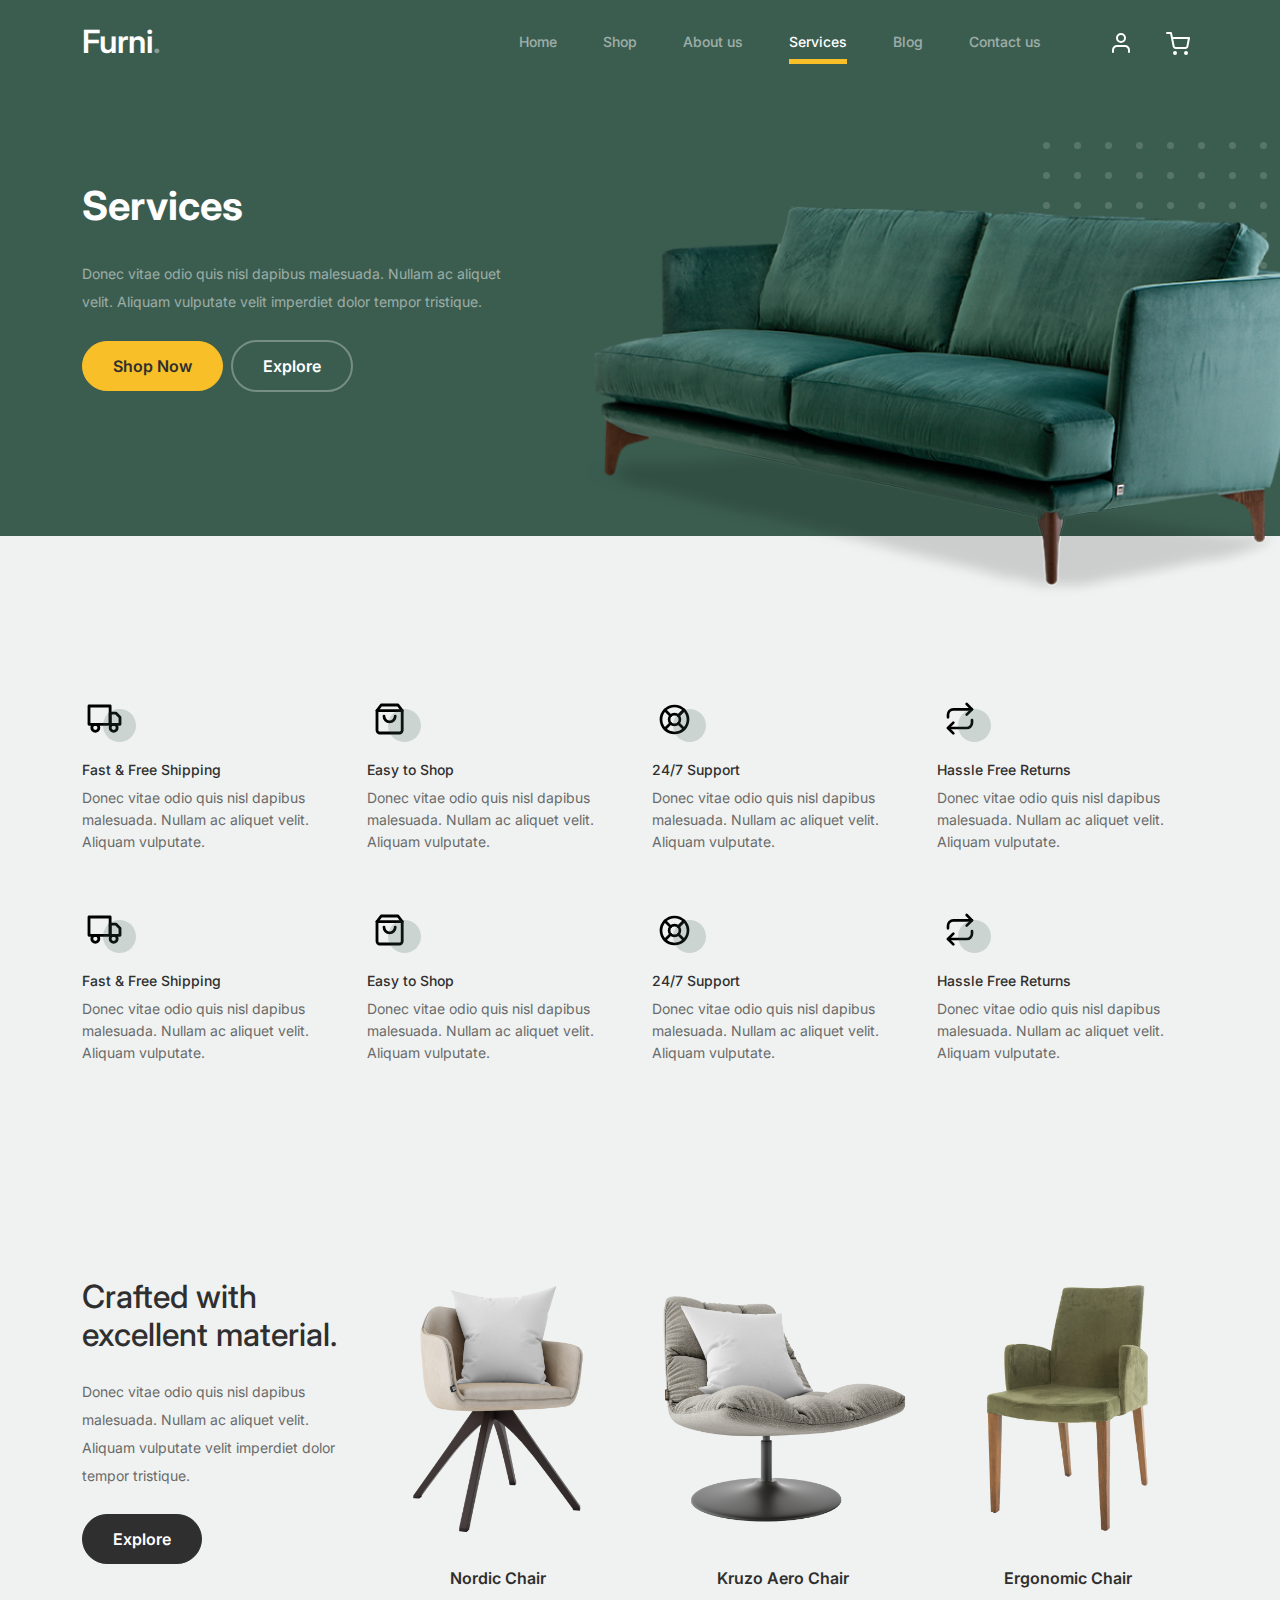
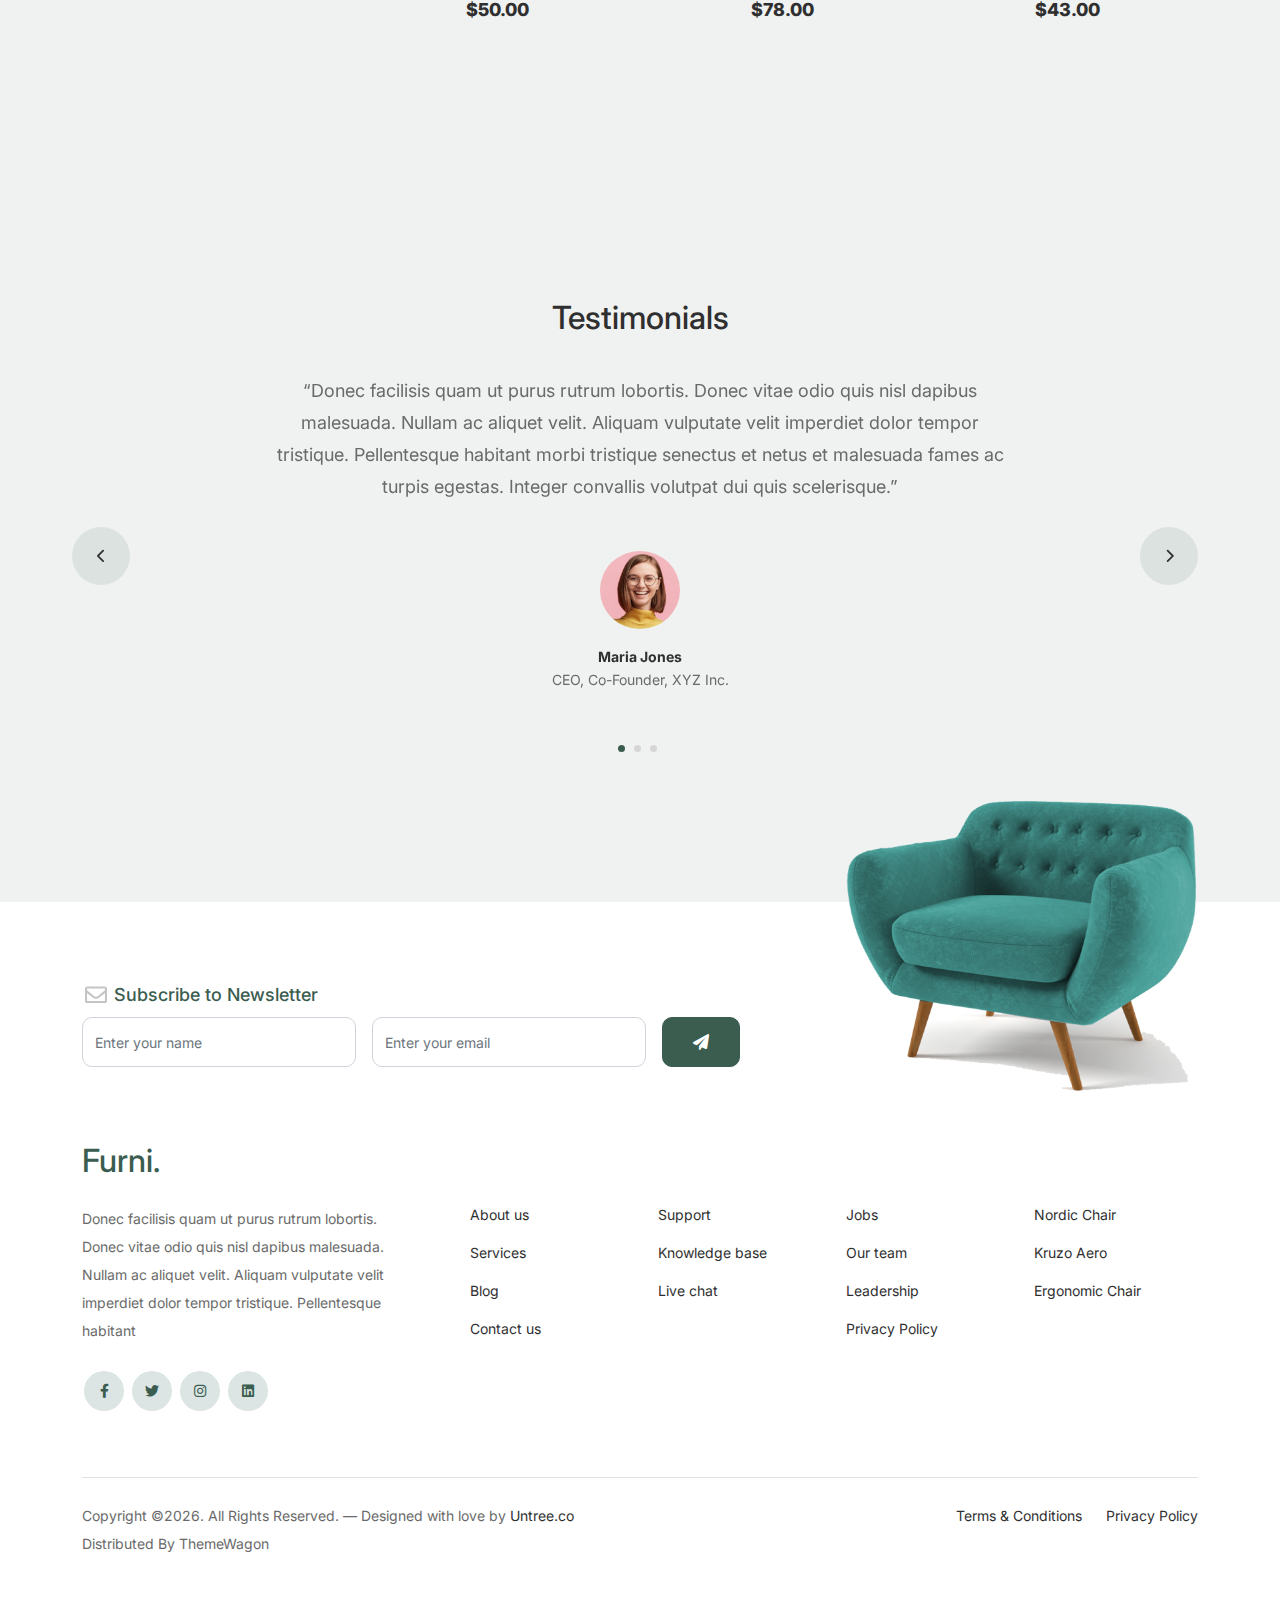
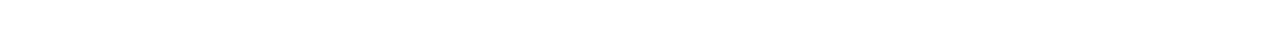
<file: furni-1.0.0/services.html>
<!-- /*
* Bootstrap 5
* Template Name: Furni
* Template Author: Untree.co
* Template URI: https://untree.co/
* License: https://creativecommons.org/licenses/by/3.0/
*/ -->
<!doctype html>
<html lang="en">
<head>
  <meta charset="utf-8">
  <meta name="viewport" content="width=device-width, initial-scale=1, shrink-to-fit=no">
  <meta name="author" content="Untree.co">
  <link rel="shortcut icon" href="favicon.png">

  <meta name="description" content="" />
  <meta name="keywords" content="bootstrap, bootstrap4" />

		<!-- Bootstrap CSS -->
		<link href="css/bootstrap.min.css" rel="stylesheet">
		<link href="https://cdnjs.cloudflare.com/ajax/libs/font-awesome/6.0.0-beta3/css/all.min.css" rel="stylesheet">
		<link href="css/tiny-slider.css" rel="stylesheet">
		<link href="css/style.css" rel="stylesheet">
		<title>Furni Free Bootstrap 5 Template for Furniture and Interior Design Websites by Untree.co </title>
	</head>

	<body>

		<!-- Start Header/Navigation -->
		<nav class="custom-navbar navbar navbar navbar-expand-md navbar-dark bg-dark" arial-label="Furni navigation bar">

			<div class="container">
				<a class="navbar-brand" href="index.html">Furni<span>.</span></a>

				<button class="navbar-toggler" type="button" data-bs-toggle="collapse" data-bs-target="#navbarsFurni" aria-controls="navbarsFurni" aria-expanded="false" aria-label="Toggle navigation">
					<span class="navbar-toggler-icon"></span>
				</button>

				<div class="collapse navbar-collapse" id="navbarsFurni">
					<ul class="custom-navbar-nav navbar-nav ms-auto mb-2 mb-md-0">
						<li class="nav-item">
							<a class="nav-link" href="index.html">Home</a>
						</li>
						<li><a class="nav-link" href="shop.html">Shop</a></li>
						<li><a class="nav-link" href="about.html">About us</a></li>
						<li class="active"><a class="nav-link" href="services.html">Services</a></li>
						<li><a class="nav-link" href="blog.html">Blog</a></li>
						<li><a class="nav-link" href="contact.html">Contact us</a></li>
					</ul>

					<ul class="custom-navbar-cta navbar-nav mb-2 mb-md-0 ms-5">
						<li><a class="nav-link" href="#"><img src="images/user.svg"></a></li>
						<li><a class="nav-link" href="cart.html"><img src="images/cart.svg"></a></li>
					</ul>
				</div>
			</div>
				
		</nav>
		<!-- End Header/Navigation -->

		<!-- Start Hero Section -->
			<div class="hero">
				<div class="container">
					<div class="row justify-content-between">
						<div class="col-lg-5">
							<div class="intro-excerpt">
								<h1>Services</h1>
								<p class="mb-4">Donec vitae odio quis nisl dapibus malesuada. Nullam ac aliquet velit. Aliquam vulputate velit imperdiet dolor tempor tristique.</p>
								<p><a href="" class="btn btn-secondary me-2">Shop Now</a><a href="#" class="btn btn-white-outline">Explore</a></p>
							</div>
						</div>
						<div class="col-lg-7">
							<div class="hero-img-wrap">
								<img src="images/couch.png" class="img-fluid">
							</div>
						</div>
					</div>
				</div>
			</div>
		<!-- End Hero Section -->

		

		<!-- Start Why Choose Us Section -->
		<div class="why-choose-section">
			<div class="container">
				
				
				<div class="row my-5">
					<div class="col-6 col-md-6 col-lg-3 mb-4">
						<div class="feature">
							<div class="icon">
								<img src="images/truck.svg" alt="Image" class="imf-fluid">
							</div>
							<h3>Fast &amp; Free Shipping</h3>
							<p>Donec vitae odio quis nisl dapibus malesuada. Nullam ac aliquet velit. Aliquam vulputate.</p>
						</div>
					</div>

					<div class="col-6 col-md-6 col-lg-3 mb-4">
						<div class="feature">
							<div class="icon">
								<img src="images/bag.svg" alt="Image" class="imf-fluid">
							</div>
							<h3>Easy to Shop</h3>
							<p>Donec vitae odio quis nisl dapibus malesuada. Nullam ac aliquet velit. Aliquam vulputate.</p>
						</div>
					</div>

					<div class="col-6 col-md-6 col-lg-3 mb-4">
						<div class="feature">
							<div class="icon">
								<img src="images/support.svg" alt="Image" class="imf-fluid">
							</div>
							<h3>24/7 Support</h3>
							<p>Donec vitae odio quis nisl dapibus malesuada. Nullam ac aliquet velit. Aliquam vulputate.</p>
						</div>
					</div>

					<div class="col-6 col-md-6 col-lg-3 mb-4">
						<div class="feature">
							<div class="icon">
								<img src="images/return.svg" alt="Image" class="imf-fluid">
							</div>
							<h3>Hassle Free Returns</h3>
							<p>Donec vitae odio quis nisl dapibus malesuada. Nullam ac aliquet velit. Aliquam vulputate.</p>
						</div>
					</div>

					<div class="col-6 col-md-6 col-lg-3 mb-4">
						<div class="feature">
							<div class="icon">
								<img src="images/truck.svg" alt="Image" class="imf-fluid">
							</div>
							<h3>Fast &amp; Free Shipping</h3>
							<p>Donec vitae odio quis nisl dapibus malesuada. Nullam ac aliquet velit. Aliquam vulputate.</p>
						</div>
					</div>

					<div class="col-6 col-md-6 col-lg-3 mb-4">
						<div class="feature">
							<div class="icon">
								<img src="images/bag.svg" alt="Image" class="imf-fluid">
							</div>
							<h3>Easy to Shop</h3>
							<p>Donec vitae odio quis nisl dapibus malesuada. Nullam ac aliquet velit. Aliquam vulputate.</p>
						</div>
					</div>

					<div class="col-6 col-md-6 col-lg-3 mb-4">
						<div class="feature">
							<div class="icon">
								<img src="images/support.svg" alt="Image" class="imf-fluid">
							</div>
							<h3>24/7 Support</h3>
							<p>Donec vitae odio quis nisl dapibus malesuada. Nullam ac aliquet velit. Aliquam vulputate.</p>
						</div>
					</div>

					<div class="col-6 col-md-6 col-lg-3 mb-4">
						<div class="feature">
							<div class="icon">
								<img src="images/return.svg" alt="Image" class="imf-fluid">
							</div>
							<h3>Hassle Free Returns</h3>
							<p>Donec vitae odio quis nisl dapibus malesuada. Nullam ac aliquet velit. Aliquam vulputate.</p>
						</div>
					</div>

				</div>
			
			</div>
		</div>
		<!-- End Why Choose Us Section -->

		<!-- Start Product Section -->
		<div class="product-section pt-0">
			<div class="container">
				<div class="row">

					<!-- Start Column 1 -->
					<div class="col-md-12 col-lg-3 mb-5 mb-lg-0">
						<h2 class="mb-4 section-title">Crafted with excellent material.</h2>
						<p class="mb-4">Donec vitae odio quis nisl dapibus malesuada. Nullam ac aliquet velit. Aliquam vulputate velit imperdiet dolor tempor tristique. </p>
						<p><a href="#" class="btn">Explore</a></p>
					</div> 
					<!-- End Column 1 -->

					<!-- Start Column 2 -->
					<div class="col-12 col-md-4 col-lg-3 mb-5 mb-md-0">
						<a class="product-item" href="#">
							<img src="images/product-1.png" class="img-fluid product-thumbnail">
							<h3 class="product-title">Nordic Chair</h3>
							<strong class="product-price">$50.00</strong>

							<span class="icon-cross">
								<img src="images/cross.svg" class="img-fluid">
							</span>
						</a>
					</div> 
					<!-- End Column 2 -->

					<!-- Start Column 3 -->
					<div class="col-12 col-md-4 col-lg-3 mb-5 mb-md-0">
						<a class="product-item" href="#">
							<img src="images/product-2.png" class="img-fluid product-thumbnail">
							<h3 class="product-title">Kruzo Aero Chair</h3>
							<strong class="product-price">$78.00</strong>

							<span class="icon-cross">
								<img src="images/cross.svg" class="img-fluid">
							</span>
						</a>
					</div>
					<!-- End Column 3 -->

					<!-- Start Column 4 -->
					<div class="col-12 col-md-4 col-lg-3 mb-5 mb-md-0">
						<a class="product-item" href="#">
							<img src="images/product-3.png" class="img-fluid product-thumbnail">
							<h3 class="product-title">Ergonomic Chair</h3>
							<strong class="product-price">$43.00</strong>

							<span class="icon-cross">
								<img src="images/cross.svg" class="img-fluid">
							</span>
						</a>
					</div>
					<!-- End Column 4 -->

				</div>
			</div>
		</div>
		<!-- End Product Section -->

		

		<!-- Start Testimonial Slider -->
		<div class="testimonial-section before-footer-section">
			<div class="container">
				<div class="row">
					<div class="col-lg-7 mx-auto text-center">
						<h2 class="section-title">Testimonials</h2>
					</div>
				</div>

				<div class="row justify-content-center">
					<div class="col-lg-12">
						<div class="testimonial-slider-wrap text-center">

							<div id="testimonial-nav">
								<span class="prev" data-controls="prev"><span class="fa fa-chevron-left"></span></span>
								<span class="next" data-controls="next"><span class="fa fa-chevron-right"></span></span>
							</div>

							<div class="testimonial-slider">
								
								<div class="item">
									<div class="row justify-content-center">
										<div class="col-lg-8 mx-auto">

											<div class="testimonial-block text-center">
												<blockquote class="mb-5">
													<p>&ldquo;Donec facilisis quam ut purus rutrum lobortis. Donec vitae odio quis nisl dapibus malesuada. Nullam ac aliquet velit. Aliquam vulputate velit imperdiet dolor tempor tristique. Pellentesque habitant morbi tristique senectus et netus et malesuada fames ac turpis egestas. Integer convallis volutpat dui quis scelerisque.&rdquo;</p>
												</blockquote>

												<div class="author-info">
													<div class="author-pic">
														<img src="images/person-1.png" alt="Maria Jones" class="img-fluid">
													</div>
													<h3 class="font-weight-bold">Maria Jones</h3>
													<span class="position d-block mb-3">CEO, Co-Founder, XYZ Inc.</span>
												</div>
											</div>

										</div>
									</div>
								</div> 
								<!-- END item -->

								<div class="item">
									<div class="row justify-content-center">
										<div class="col-lg-8 mx-auto">

											<div class="testimonial-block text-center">
												<blockquote class="mb-5">
													<p>&ldquo;Donec facilisis quam ut purus rutrum lobortis. Donec vitae odio quis nisl dapibus malesuada. Nullam ac aliquet velit. Aliquam vulputate velit imperdiet dolor tempor tristique. Pellentesque habitant morbi tristique senectus et netus et malesuada fames ac turpis egestas. Integer convallis volutpat dui quis scelerisque.&rdquo;</p>
												</blockquote>

												<div class="author-info">
													<div class="author-pic">
														<img src="images/person-1.png" alt="Maria Jones" class="img-fluid">
													</div>
													<h3 class="font-weight-bold">Maria Jones</h3>
													<span class="position d-block mb-3">CEO, Co-Founder, XYZ Inc.</span>
												</div>
											</div>

										</div>
									</div>
								</div> 
								<!-- END item -->

								<div class="item">
									<div class="row justify-content-center">
										<div class="col-lg-8 mx-auto">

											<div class="testimonial-block text-center">
												<blockquote class="mb-5">
													<p>&ldquo;Donec facilisis quam ut purus rutrum lobortis. Donec vitae odio quis nisl dapibus malesuada. Nullam ac aliquet velit. Aliquam vulputate velit imperdiet dolor tempor tristique. Pellentesque habitant morbi tristique senectus et netus et malesuada fames ac turpis egestas. Integer convallis volutpat dui quis scelerisque.&rdquo;</p>
												</blockquote>

												<div class="author-info">
													<div class="author-pic">
														<img src="images/person-1.png" alt="Maria Jones" class="img-fluid">
													</div>
													<h3 class="font-weight-bold">Maria Jones</h3>
													<span class="position d-block mb-3">CEO, Co-Founder, XYZ Inc.</span>
												</div>
											</div>

										</div>
									</div>
								</div> 
								<!-- END item -->

							</div>

						</div>
					</div>
				</div>
			</div>
		</div>
		<!-- End Testimonial Slider -->

		

		<!-- Start Footer Section -->
		<footer class="footer-section">
			<div class="container relative">

				<div class="sofa-img">
					<img src="images/sofa.png" alt="Image" class="img-fluid">
				</div>

				<div class="row">
					<div class="col-lg-8">
						<div class="subscription-form">
							<h3 class="d-flex align-items-center"><span class="me-1"><img src="images/envelope-outline.svg" alt="Image" class="img-fluid"></span><span>Subscribe to Newsletter</span></h3>

							<form action="#" class="row g-3">
								<div class="col-auto">
									<input type="text" class="form-control" placeholder="Enter your name">
								</div>
								<div class="col-auto">
									<input type="email" class="form-control" placeholder="Enter your email">
								</div>
								<div class="col-auto">
									<button class="btn btn-primary">
										<span class="fa fa-paper-plane"></span>
									</button>
								</div>
							</form>

						</div>
					</div>
				</div>

				<div class="row g-5 mb-5">
					<div class="col-lg-4">
						<div class="mb-4 footer-logo-wrap"><a href="#" class="footer-logo">Furni<span>.</span></a></div>
						<p class="mb-4">Donec facilisis quam ut purus rutrum lobortis. Donec vitae odio quis nisl dapibus malesuada. Nullam ac aliquet velit. Aliquam vulputate velit imperdiet dolor tempor tristique. Pellentesque habitant</p>

						<ul class="list-unstyled custom-social">
							<li><a href="#"><span class="fa fa-brands fa-facebook-f"></span></a></li>
							<li><a href="#"><span class="fa fa-brands fa-twitter"></span></a></li>
							<li><a href="#"><span class="fa fa-brands fa-instagram"></span></a></li>
							<li><a href="#"><span class="fa fa-brands fa-linkedin"></span></a></li>
						</ul>
					</div>

					<div class="col-lg-8">
						<div class="row links-wrap">
							<div class="col-6 col-sm-6 col-md-3">
								<ul class="list-unstyled">
									<li><a href="#">About us</a></li>
									<li><a href="#">Services</a></li>
									<li><a href="#">Blog</a></li>
									<li><a href="#">Contact us</a></li>
								</ul>
							</div>

							<div class="col-6 col-sm-6 col-md-3">
								<ul class="list-unstyled">
									<li><a href="#">Support</a></li>
									<li><a href="#">Knowledge base</a></li>
									<li><a href="#">Live chat</a></li>
								</ul>
							</div>

							<div class="col-6 col-sm-6 col-md-3">
								<ul class="list-unstyled">
									<li><a href="#">Jobs</a></li>
									<li><a href="#">Our team</a></li>
									<li><a href="#">Leadership</a></li>
									<li><a href="#">Privacy Policy</a></li>
								</ul>
							</div>

							<div class="col-6 col-sm-6 col-md-3">
								<ul class="list-unstyled">
									<li><a href="#">Nordic Chair</a></li>
									<li><a href="#">Kruzo Aero</a></li>
									<li><a href="#">Ergonomic Chair</a></li>
								</ul>
							</div>
						</div>
					</div>

				</div>

				<div class="border-top copyright">
					<div class="row pt-4">
						<div class="col-lg-6">
							<p class="mb-2 text-center text-lg-start">Copyright &copy;<script>document.write(new Date().getFullYear());</script>. All Rights Reserved. &mdash; Designed with love by <a href="https://untree.co">Untree.co</a> Distributed By <a hreff="https://themewagon.com">ThemeWagon</a> <!-- License information: https://untree.co/license/ -->
            </p>
						</div>

						<div class="col-lg-6 text-center text-lg-end">
							<ul class="list-unstyled d-inline-flex ms-auto">
								<li class="me-4"><a href="#">Terms &amp; Conditions</a></li>
								<li><a href="#">Privacy Policy</a></li>
							</ul>
						</div>

					</div>
				</div>

			</div>
		</footer>
		<!-- End Footer Section -->	


		<script src="js/bootstrap.bundle.min.js"></script>
		<script src="js/tiny-slider.js"></script>
		<script src="js/custom.js"></script>
	</body>

</html>
</file>
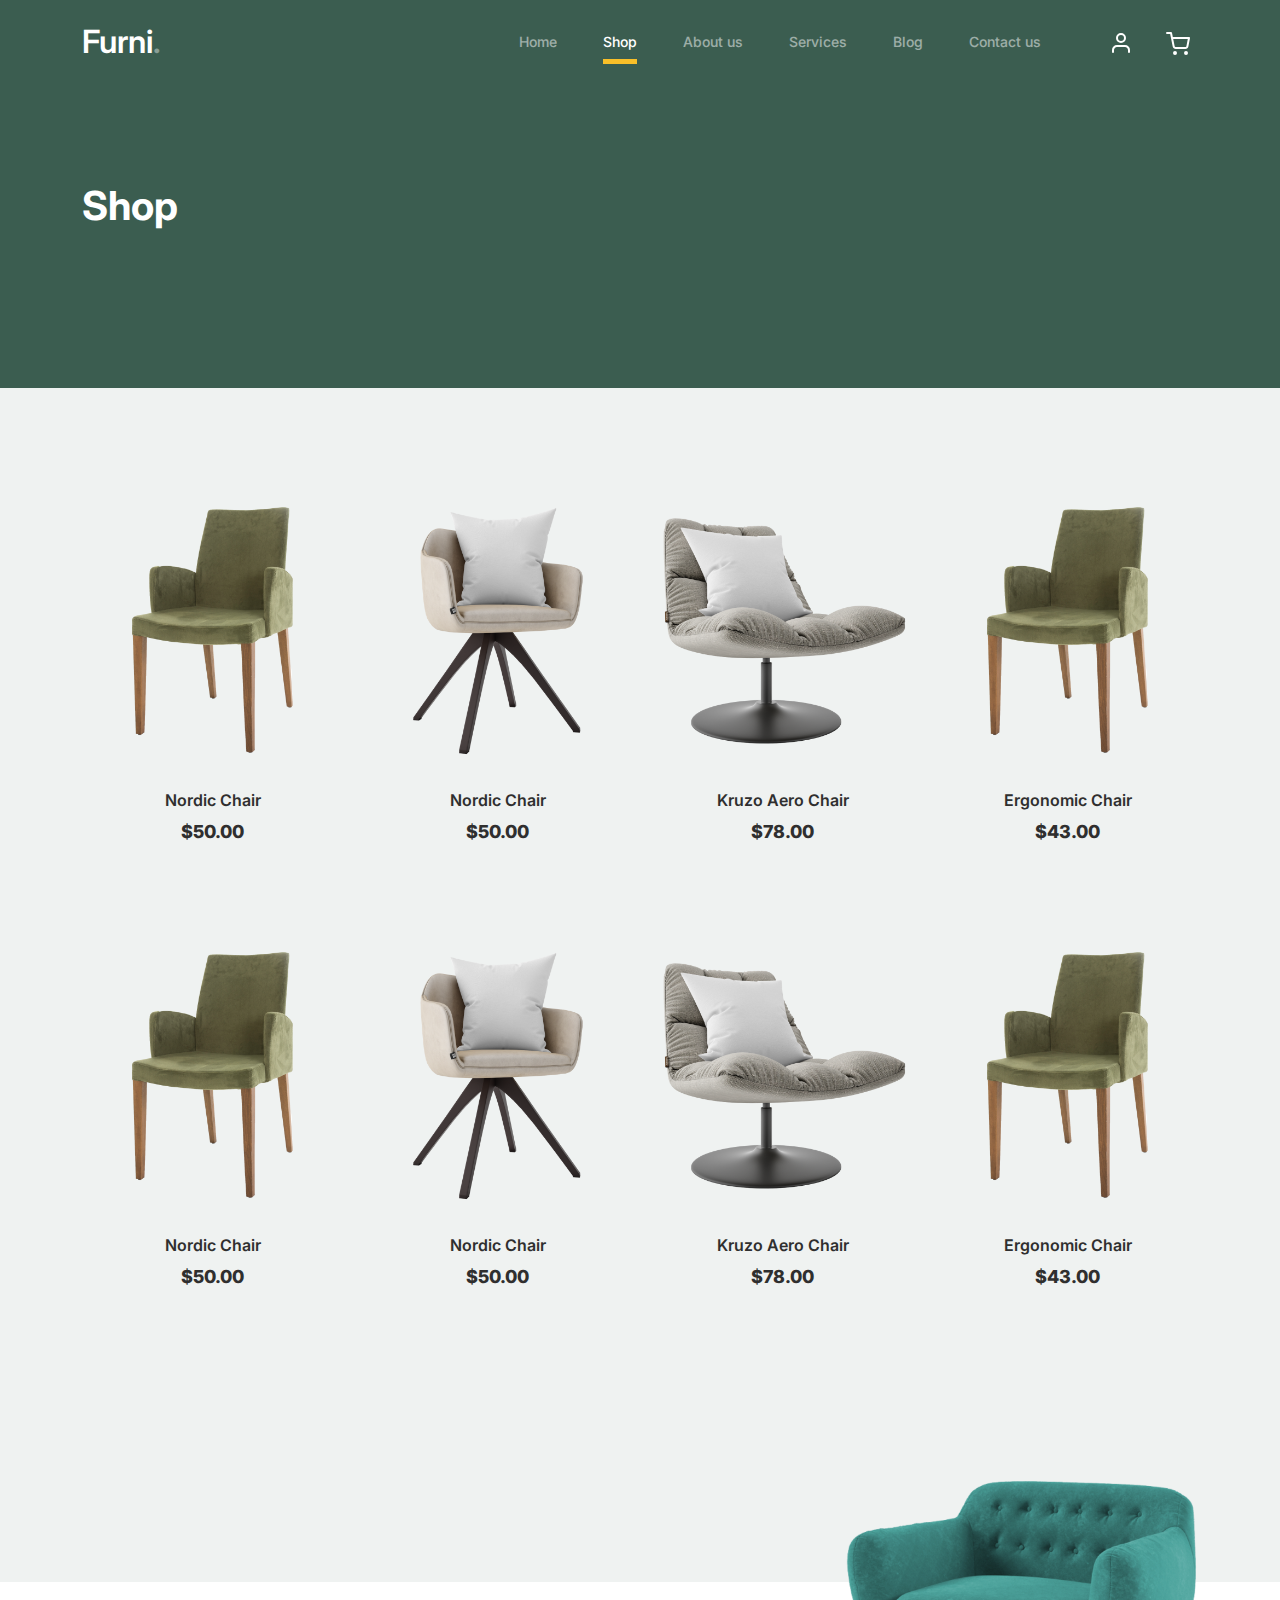
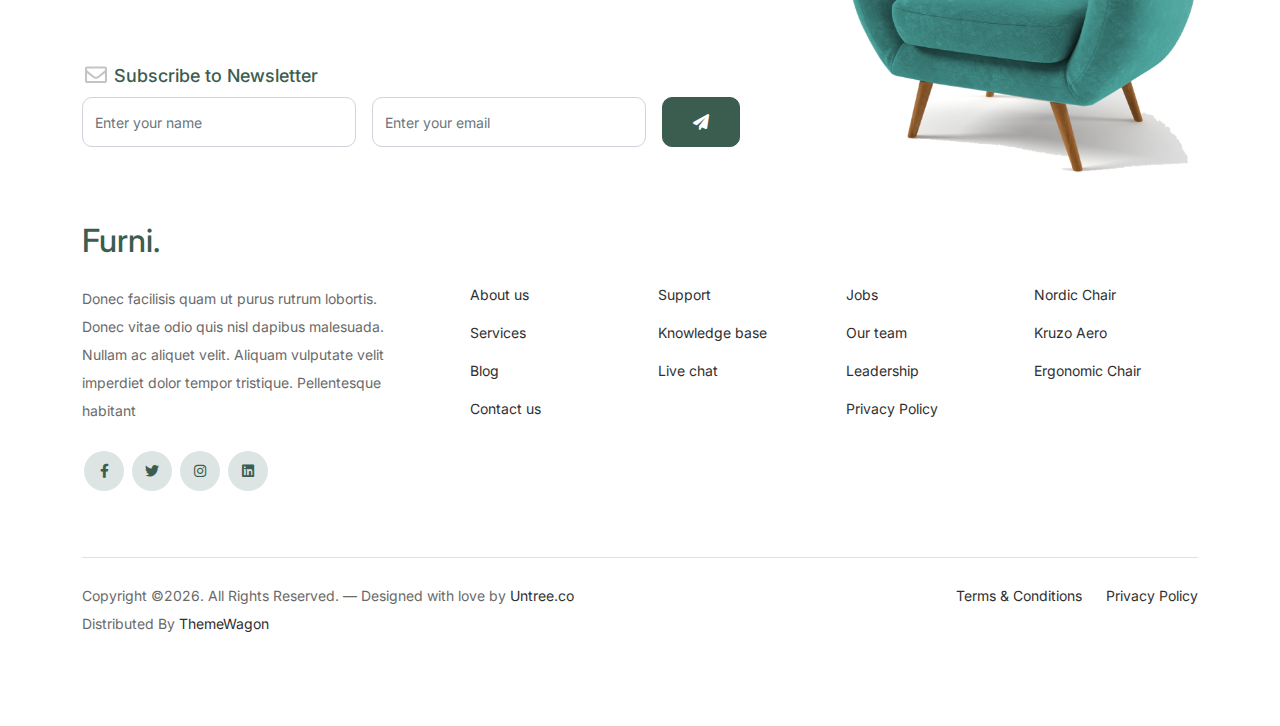
<file: furni-1.0.0/shop.html>
<!-- /*
* Bootstrap 5
* Template Name: Furni
* Template Author: Untree.co
* Template URI: https://untree.co/
* License: https://creativecommons.org/licenses/by/3.0/
*/ -->
<!doctype html>
<html lang="en">
<head>
  <meta charset="utf-8">
  <meta name="viewport" content="width=device-width, initial-scale=1, shrink-to-fit=no">
  <meta name="author" content="Untree.co">
  <link rel="shortcut icon" href="favicon.png">

  <meta name="description" content="" />
  <meta name="keywords" content="bootstrap, bootstrap4" />

		<!-- Bootstrap CSS -->
		<link href="css/bootstrap.min.css" rel="stylesheet">
		<link href="https://cdnjs.cloudflare.com/ajax/libs/font-awesome/6.0.0-beta3/css/all.min.css" rel="stylesheet">
		<link href="css/tiny-slider.css" rel="stylesheet">
		<link href="css/style.css" rel="stylesheet">
		<title>Furni Free Bootstrap 5 Template for Furniture and Interior Design Websites by Untree.co </title>
	</head>

	<body>

		<!-- Start Header/Navigation -->
		<nav class="custom-navbar navbar navbar navbar-expand-md navbar-dark bg-dark" arial-label="Furni navigation bar">

			<div class="container">
				<a class="navbar-brand" href="index.html">Furni<span>.</span></a>

				<button class="navbar-toggler" type="button" data-bs-toggle="collapse" data-bs-target="#navbarsFurni" aria-controls="navbarsFurni" aria-expanded="false" aria-label="Toggle navigation">
					<span class="navbar-toggler-icon"></span>
				</button>

				<div class="collapse navbar-collapse" id="navbarsFurni">
					<ul class="custom-navbar-nav navbar-nav ms-auto mb-2 mb-md-0">
						<li class="nav-item ">
							<a class="nav-link" href="index.html">Home</a>
						</li>
						<li class="active"><a class="nav-link" href="shop.html">Shop</a></li>
						<li><a class="nav-link" href="about.html">About us</a></li>
						<li><a class="nav-link" href="services.html">Services</a></li>
						<li><a class="nav-link" href="blog.html">Blog</a></li>
						<li><a class="nav-link" href="contact.html">Contact us</a></li>
					</ul>

					<ul class="custom-navbar-cta navbar-nav mb-2 mb-md-0 ms-5">
						<li><a class="nav-link" href="#"><img src="images/user.svg"></a></li>
						<li><a class="nav-link" href="cart.html"><img src="images/cart.svg"></a></li>
					</ul>
				</div>
			</div>
				
		</nav>
		<!-- End Header/Navigation -->

		<!-- Start Hero Section -->
			<div class="hero">
				<div class="container">
					<div class="row justify-content-between">
						<div class="col-lg-5">
							<div class="intro-excerpt">
								<h1>Shop</h1>
							</div>
						</div>
						<div class="col-lg-7">
							
						</div>
					</div>
				</div>
			</div>
		<!-- End Hero Section -->

		

		<div class="untree_co-section product-section before-footer-section">
		    <div class="container">
		      	<div class="row">

		      		<!-- Start Column 1 -->
					<div class="col-12 col-md-4 col-lg-3 mb-5">
						<a class="product-item" href="#">
							<img src="images/product-3.png" class="img-fluid product-thumbnail">
							<h3 class="product-title">Nordic Chair</h3>
							<strong class="product-price">$50.00</strong>

							<span class="icon-cross">
								<img src="images/cross.svg" class="img-fluid">
							</span>
						</a>
					</div> 
					<!-- End Column 1 -->
						
					<!-- Start Column 2 -->
					<div class="col-12 col-md-4 col-lg-3 mb-5">
						<a class="product-item" href="#">
							<img src="images/product-1.png" class="img-fluid product-thumbnail">
							<h3 class="product-title">Nordic Chair</h3>
							<strong class="product-price">$50.00</strong>

							<span class="icon-cross">
								<img src="images/cross.svg" class="img-fluid">
							</span>
						</a>
					</div> 
					<!-- End Column 2 -->

					<!-- Start Column 3 -->
					<div class="col-12 col-md-4 col-lg-3 mb-5">
						<a class="product-item" href="#">
							<img src="images/product-2.png" class="img-fluid product-thumbnail">
							<h3 class="product-title">Kruzo Aero Chair</h3>
							<strong class="product-price">$78.00</strong>

							<span class="icon-cross">
								<img src="images/cross.svg" class="img-fluid">
							</span>
						</a>
					</div>
					<!-- End Column 3 -->

					<!-- Start Column 4 -->
					<div class="col-12 col-md-4 col-lg-3 mb-5">
						<a class="product-item" href="#">
							<img src="images/product-3.png" class="img-fluid product-thumbnail">
							<h3 class="product-title">Ergonomic Chair</h3>
							<strong class="product-price">$43.00</strong>

							<span class="icon-cross">
								<img src="images/cross.svg" class="img-fluid">
							</span>
						</a>
					</div>
					<!-- End Column 4 -->


					<!-- Start Column 1 -->
					<div class="col-12 col-md-4 col-lg-3 mb-5">
						<a class="product-item" href="#">
							<img src="images/product-3.png" class="img-fluid product-thumbnail">
							<h3 class="product-title">Nordic Chair</h3>
							<strong class="product-price">$50.00</strong>

							<span class="icon-cross">
								<img src="images/cross.svg" class="img-fluid">
							</span>
						</a>
					</div> 
					<!-- End Column 1 -->
						
					<!-- Start Column 2 -->
					<div class="col-12 col-md-4 col-lg-3 mb-5">
						<a class="product-item" href="#">
							<img src="images/product-1.png" class="img-fluid product-thumbnail">
							<h3 class="product-title">Nordic Chair</h3>
							<strong class="product-price">$50.00</strong>

							<span class="icon-cross">
								<img src="images/cross.svg" class="img-fluid">
							</span>
						</a>
					</div> 
					<!-- End Column 2 -->

					<!-- Start Column 3 -->
					<div class="col-12 col-md-4 col-lg-3 mb-5">
						<a class="product-item" href="#">
							<img src="images/product-2.png" class="img-fluid product-thumbnail">
							<h3 class="product-title">Kruzo Aero Chair</h3>
							<strong class="product-price">$78.00</strong>

							<span class="icon-cross">
								<img src="images/cross.svg" class="img-fluid">
							</span>
						</a>
					</div>
					<!-- End Column 3 -->

					<!-- Start Column 4 -->
					<div class="col-12 col-md-4 col-lg-3 mb-5">
						<a class="product-item" href="#">
							<img src="images/product-3.png" class="img-fluid product-thumbnail">
							<h3 class="product-title">Ergonomic Chair</h3>
							<strong class="product-price">$43.00</strong>

							<span class="icon-cross">
								<img src="images/cross.svg" class="img-fluid">
							</span>
						</a>
					</div>
					<!-- End Column 4 -->

		      	</div>
		    </div>
		</div>


		<!-- Start Footer Section -->
		<footer class="footer-section">
			<div class="container relative">

				<div class="sofa-img">
					<img src="images/sofa.png" alt="Image" class="img-fluid">
				</div>

				<div class="row">
					<div class="col-lg-8">
						<div class="subscription-form">
							<h3 class="d-flex align-items-center"><span class="me-1"><img src="images/envelope-outline.svg" alt="Image" class="img-fluid"></span><span>Subscribe to Newsletter</span></h3>

							<form action="#" class="row g-3">
								<div class="col-auto">
									<input type="text" class="form-control" placeholder="Enter your name">
								</div>
								<div class="col-auto">
									<input type="email" class="form-control" placeholder="Enter your email">
								</div>
								<div class="col-auto">
									<button class="btn btn-primary">
										<span class="fa fa-paper-plane"></span>
									</button>
								</div>
							</form>

						</div>
					</div>
				</div>

				<div class="row g-5 mb-5">
					<div class="col-lg-4">
						<div class="mb-4 footer-logo-wrap"><a href="#" class="footer-logo">Furni<span>.</span></a></div>
						<p class="mb-4">Donec facilisis quam ut purus rutrum lobortis. Donec vitae odio quis nisl dapibus malesuada. Nullam ac aliquet velit. Aliquam vulputate velit imperdiet dolor tempor tristique. Pellentesque habitant</p>

						<ul class="list-unstyled custom-social">
							<li><a href="#"><span class="fa fa-brands fa-facebook-f"></span></a></li>
							<li><a href="#"><span class="fa fa-brands fa-twitter"></span></a></li>
							<li><a href="#"><span class="fa fa-brands fa-instagram"></span></a></li>
							<li><a href="#"><span class="fa fa-brands fa-linkedin"></span></a></li>
						</ul>
					</div>

					<div class="col-lg-8">
						<div class="row links-wrap">
							<div class="col-6 col-sm-6 col-md-3">
								<ul class="list-unstyled">
									<li><a href="#">About us</a></li>
									<li><a href="#">Services</a></li>
									<li><a href="#">Blog</a></li>
									<li><a href="#">Contact us</a></li>
								</ul>
							</div>

							<div class="col-6 col-sm-6 col-md-3">
								<ul class="list-unstyled">
									<li><a href="#">Support</a></li>
									<li><a href="#">Knowledge base</a></li>
									<li><a href="#">Live chat</a></li>
								</ul>
							</div>

							<div class="col-6 col-sm-6 col-md-3">
								<ul class="list-unstyled">
									<li><a href="#">Jobs</a></li>
									<li><a href="#">Our team</a></li>
									<li><a href="#">Leadership</a></li>
									<li><a href="#">Privacy Policy</a></li>
								</ul>
							</div>

							<div class="col-6 col-sm-6 col-md-3">
								<ul class="list-unstyled">
									<li><a href="#">Nordic Chair</a></li>
									<li><a href="#">Kruzo Aero</a></li>
									<li><a href="#">Ergonomic Chair</a></li>
								</ul>
							</div>
						</div>
					</div>

				</div>

				<div class="border-top copyright">
					<div class="row pt-4">
						<div class="col-lg-6">
							<p class="mb-2 text-center text-lg-start">Copyright &copy;<script>document.write(new Date().getFullYear());</script>. All Rights Reserved. &mdash; Designed with love by <a href="https://untree.co">Untree.co</a>  Distributed By <a href="https://themewagon.com">ThemeWagon</a> <!-- License information: https://untree.co/license/ -->
            </p>
						</div>

						<div class="col-lg-6 text-center text-lg-end">
							<ul class="list-unstyled d-inline-flex ms-auto">
								<li class="me-4"><a href="#">Terms &amp; Conditions</a></li>
								<li><a href="#">Privacy Policy</a></li>
							</ul>
						</div>

					</div>
				</div>

			</div>
		</footer>
		<!-- End Footer Section -->	


		<script src="js/bootstrap.bundle.min.js"></script>
		<script src="js/tiny-slider.js"></script>
		<script src="js/custom.js"></script>
	</body>

</html>
</file>
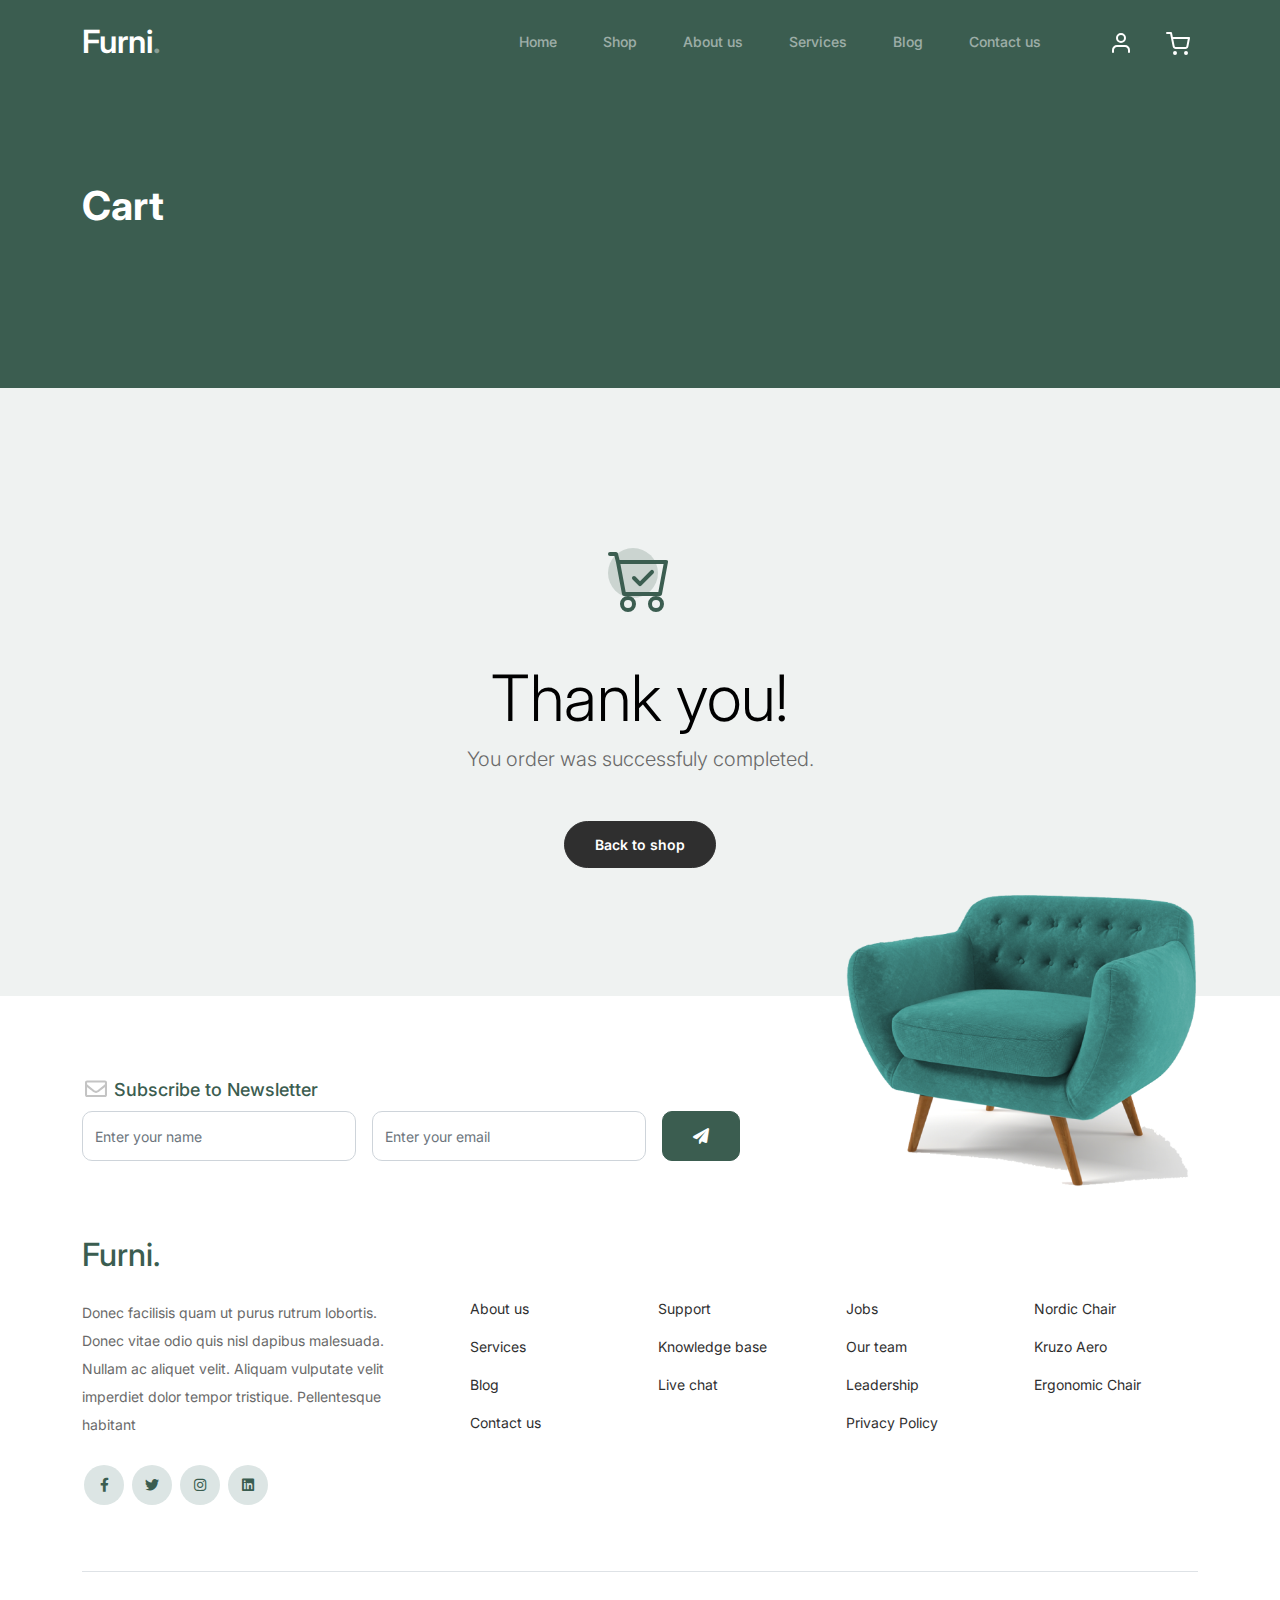
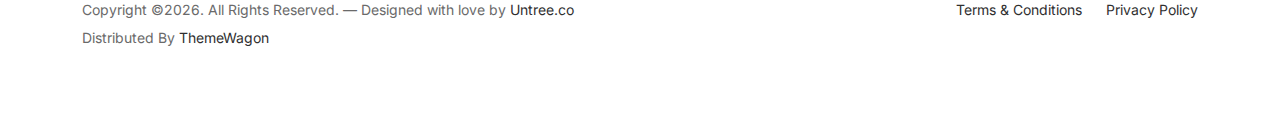
<file: furni-1.0.0/thankyou.html>
<!-- /*
* Bootstrap 5
* Template Name: Furni
* Template Author: Untree.co
* Template URI: https://untree.co/
* License: https://creativecommons.org/licenses/by/3.0/
*/ -->
<!doctype html>
<html lang="en">
<head>
  <meta charset="utf-8">
  <meta name="viewport" content="width=device-width, initial-scale=1, shrink-to-fit=no">
  <meta name="author" content="Untree.co">
  <link rel="shortcut icon" href="favicon.png">

  <meta name="description" content="" />
  <meta name="keywords" content="bootstrap, bootstrap4" />

		<!-- Bootstrap CSS -->
		<link href="css/bootstrap.min.css" rel="stylesheet">
		<link href="https://cdnjs.cloudflare.com/ajax/libs/font-awesome/6.0.0-beta3/css/all.min.css" rel="stylesheet">
		<link href="css/tiny-slider.css" rel="stylesheet">
		<link href="css/style.css" rel="stylesheet">
		<title>Furni Free Bootstrap 5 Template for Furniture and Interior Design Websites by Untree.co </title>
	</head>

	<body>

		<!-- Start Header/Navigation -->
		<nav class="custom-navbar navbar navbar navbar-expand-md navbar-dark bg-dark" arial-label="Furni navigation bar">

			<div class="container">
				<a class="navbar-brand" href="index.html">Furni<span>.</span></a>

				<button class="navbar-toggler" type="button" data-bs-toggle="collapse" data-bs-target="#navbarsFurni" aria-controls="navbarsFurni" aria-expanded="false" aria-label="Toggle navigation">
					<span class="navbar-toggler-icon"></span>
				</button>

				<div class="collapse navbar-collapse" id="navbarsFurni">
					<ul class="custom-navbar-nav navbar-nav ms-auto mb-2 mb-md-0">
						<li class="nav-item ">
							<a class="nav-link" href="index.html">Home</a>
						</li>
						<li><a class="nav-link" href="shop.html">Shop</a></li>
						<li><a class="nav-link" href="about.html">About us</a></li>
						<li><a class="nav-link" href="services.html">Services</a></li>
						<li><a class="nav-link" href="blog.html">Blog</a></li>
						<li><a class="nav-link" href="contact.html">Contact us</a></li>
					</ul>

					<ul class="custom-navbar-cta navbar-nav mb-2 mb-md-0 ms-5">
						<li><a class="nav-link" href="#"><img src="images/user.svg"></a></li>
						<li><a class="nav-link" href="cart.html"><img src="images/cart.svg"></a></li>
					</ul>
				</div>
			</div>
				
		</nav>
		<!-- End Header/Navigation -->

		<!-- Start Hero Section -->
			<div class="hero">
				<div class="container">
					<div class="row justify-content-between">
						<div class="col-lg-5">
							<div class="intro-excerpt">
								<h1>Cart</h1>
							</div>
						</div>
						<div class="col-lg-7">
							
						</div>
					</div>
				</div>
			</div>
		<!-- End Hero Section -->

		

		<div class="untree_co-section">
    <div class="container">
      <div class="row">
        <div class="col-md-12 text-center pt-5">
          <span class="display-3 thankyou-icon text-primary">
            <svg width="1em" height="1em" viewBox="0 0 16 16" class="bi bi-cart-check mb-5" fill="currentColor" xmlns="http://www.w3.org/2000/svg">
              <path fill-rule="evenodd" d="M11.354 5.646a.5.5 0 0 1 0 .708l-3 3a.5.5 0 0 1-.708 0l-1.5-1.5a.5.5 0 1 1 .708-.708L8 8.293l2.646-2.647a.5.5 0 0 1 .708 0z"/>
              <path fill-rule="evenodd" d="M0 1.5A.5.5 0 0 1 .5 1H2a.5.5 0 0 1 .485.379L2.89 3H14.5a.5.5 0 0 1 .491.592l-1.5 8A.5.5 0 0 1 13 12H4a.5.5 0 0 1-.491-.408L2.01 3.607 1.61 2H.5a.5.5 0 0 1-.5-.5zM3.102 4l1.313 7h8.17l1.313-7H3.102zM5 12a2 2 0 1 0 0 4 2 2 0 0 0 0-4zm7 0a2 2 0 1 0 0 4 2 2 0 0 0 0-4zm-7 1a1 1 0 1 0 0 2 1 1 0 0 0 0-2zm7 0a1 1 0 1 0 0 2 1 1 0 0 0 0-2z"/>
            </svg>
          </span>
          <h2 class="display-3 text-black">Thank you!</h2>
          <p class="lead mb-5">You order was successfuly completed.</p>
          <p><a href="shop.html" class="btn btn-sm btn-outline-black">Back to shop</a></p>
        </div>
      </div>
    </div>
  </div>

		<!-- Start Footer Section -->
		<footer class="footer-section">
			<div class="container relative">

				<div class="sofa-img">
					<img src="images/sofa.png" alt="Image" class="img-fluid">
				</div>

				<div class="row">
					<div class="col-lg-8">
						<div class="subscription-form">
							<h3 class="d-flex align-items-center"><span class="me-1"><img src="images/envelope-outline.svg" alt="Image" class="img-fluid"></span><span>Subscribe to Newsletter</span></h3>

							<form action="#" class="row g-3">
								<div class="col-auto">
									<input type="text" class="form-control" placeholder="Enter your name">
								</div>
								<div class="col-auto">
									<input type="email" class="form-control" placeholder="Enter your email">
								</div>
								<div class="col-auto">
									<button class="btn btn-primary">
										<span class="fa fa-paper-plane"></span>
									</button>
								</div>
							</form>

						</div>
					</div>
				</div>

				<div class="row g-5 mb-5">
					<div class="col-lg-4">
						<div class="mb-4 footer-logo-wrap"><a href="#" class="footer-logo">Furni<span>.</span></a></div>
						<p class="mb-4">Donec facilisis quam ut purus rutrum lobortis. Donec vitae odio quis nisl dapibus malesuada. Nullam ac aliquet velit. Aliquam vulputate velit imperdiet dolor tempor tristique. Pellentesque habitant</p>

						<ul class="list-unstyled custom-social">
							<li><a href="#"><span class="fa fa-brands fa-facebook-f"></span></a></li>
							<li><a href="#"><span class="fa fa-brands fa-twitter"></span></a></li>
							<li><a href="#"><span class="fa fa-brands fa-instagram"></span></a></li>
							<li><a href="#"><span class="fa fa-brands fa-linkedin"></span></a></li>
						</ul>
					</div>

					<div class="col-lg-8">
						<div class="row links-wrap">
							<div class="col-6 col-sm-6 col-md-3">
								<ul class="list-unstyled">
									<li><a href="#">About us</a></li>
									<li><a href="#">Services</a></li>
									<li><a href="#">Blog</a></li>
									<li><a href="#">Contact us</a></li>
								</ul>
							</div>

							<div class="col-6 col-sm-6 col-md-3">
								<ul class="list-unstyled">
									<li><a href="#">Support</a></li>
									<li><a href="#">Knowledge base</a></li>
									<li><a href="#">Live chat</a></li>
								</ul>
							</div>

							<div class="col-6 col-sm-6 col-md-3">
								<ul class="list-unstyled">
									<li><a href="#">Jobs</a></li>
									<li><a href="#">Our team</a></li>
									<li><a href="#">Leadership</a></li>
									<li><a href="#">Privacy Policy</a></li>
								</ul>
							</div>

							<div class="col-6 col-sm-6 col-md-3">
								<ul class="list-unstyled">
									<li><a href="#">Nordic Chair</a></li>
									<li><a href="#">Kruzo Aero</a></li>
									<li><a href="#">Ergonomic Chair</a></li>
								</ul>
							</div>
						</div>
					</div>

				</div>

				<div class="border-top copyright">
					<div class="row pt-4">
						<div class="col-lg-6">
							<p class="mb-2 text-center text-lg-start">Copyright &copy;<script>document.write(new Date().getFullYear());</script>. All Rights Reserved. &mdash; Designed with love by <a href="https://untree.co">Untree.co</a> Distributed By <a href="https://themewagon.com">ThemeWagon</a> <!-- License information: https://untree.co/license/ -->
            </p>
						</div>

						<div class="col-lg-6 text-center text-lg-end">
							<ul class="list-unstyled d-inline-flex ms-auto">
								<li class="me-4"><a href="#">Terms &amp; Conditions</a></li>
								<li><a href="#">Privacy Policy</a></li>
							</ul>
						</div>

					</div>
				</div>

			</div>
		</footer>
		<!-- End Footer Section -->	


		<script src="js/bootstrap.bundle.min.js"></script>
		<script src="js/tiny-slider.js"></script>
		<script src="js/custom.js"></script>
	</body>

</html>
</file>
<file: css/tiny-slider.css>
.tns-outer{padding:0 !important}.tns-outer [hidden]{display:none !important}.tns-outer [aria-controls],.tns-outer [data-action]{cursor:pointer}.tns-slider{-webkit-transition:all 0s;-moz-transition:all 0s;transition:all 0s}.tns-slider>.tns-item{-webkit-box-sizing:border-box;-moz-box-sizing:border-box;box-sizing:border-box}.tns-horizontal.tns-subpixel{white-space:nowrap}.tns-horizontal.tns-subpixel>.tns-item{display:inline-block;vertical-align:top;white-space:normal}.tns-horizontal.tns-no-subpixel:after{content:'';display:table;clear:both}.tns-horizontal.tns-no-subpixel>.tns-item{float:left}.tns-horizontal.tns-carousel.tns-no-subpixel>.tns-item{margin-right:-100%}.tns-no-calc{position:relative;left:0}.tns-gallery{position:relative;left:0;min-height:1px}.tns-gallery>.tns-item{position:absolute;left:-100%;-webkit-transition:transform 0s, opacity 0s;-moz-transition:transform 0s, opacity 0s;transition:transform 0s, opacity 0s}.tns-gallery>.tns-slide-active{position:relative;left:auto !important}.tns-gallery>.tns-moving{-webkit-transition:all 0.25s;-moz-transition:all 0.25s;transition:all 0.25s}.tns-autowidth{display:inline-block}.tns-lazy-img{-webkit-transition:opacity 0.6s;-moz-transition:opacity 0.6s;transition:opacity 0.6s;opacity:0.6}.tns-lazy-img.tns-complete{opacity:1}.tns-ah{-webkit-transition:height 0s;-moz-transition:height 0s;transition:height 0s}.tns-ovh{overflow:hidden}.tns-visually-hidden{position:absolute;left:-10000em}.tns-transparent{opacity:0;visibility:hidden}.tns-fadeIn{opacity:1;filter:alpha(opacity=100);z-index:0}.tns-normal,.tns-fadeOut{opacity:0;filter:alpha(opacity=0);z-index:-1}.tns-vpfix{white-space:nowrap}.tns-vpfix>div,.tns-vpfix>li{display:inline-block}.tns-t-subp2{margin:0 auto;width:310px;position:relative;height:10px;overflow:hidden}.tns-t-ct{width:2333.3333333%;width:-webkit-calc(100% * 70 / 3);width:-moz-calc(100% * 70 / 3);width:calc(100% * 70 / 3);position:absolute;right:0}.tns-t-ct:after{content:'';display:table;clear:both}.tns-t-ct>div{width:1.4285714%;width:-webkit-calc(100% / 70);width:-moz-calc(100% / 70);width:calc(100% / 70);height:10px;float:left}

/*# sourceMappingURL=sourcemaps/tiny-slider.css.map */
</file>
<file: css/style.css>
/*
* Template Name: UntreeStore
* Template Author: Untree.co
* Author URI: https://untree.co/
* License: https://creativecommons.org/licenses/by/3.0/
*/
@import url("https://fonts.googleapis.com/css2?family=Inter:wght@400;500;600;700;800&display=swap");
body {
  overflow-x: hidden;
  position: relative; }

body {
  font-family: "Inter", sans-serif;
  font-weight: 400;
  line-height: 28px;
  color: #ffffff;
  font-size: 14px;
  background-color: #241b35; }

a {
  text-decoration: none;
  -webkit-transition: .3s all ease;
  -o-transition: .3s all ease;
  transition: .3s all ease;
  color: #2f2f2f;
  text-decoration: underline; }
  a:hover {
    color: #2f2f2f;
    text-decoration: none; }
  a.more {
    font-weight: 600; }

.custom-navbar {
  background: #342a45 !important;
  padding-top: 20px;
  padding-bottom: 20px; 
  z-index: 1000; 
  position: fixed;
  top: 0;
  width: 100%;}
  .custom-navbar .navbar-brand {
    font-size: 32px;
    font-weight: 600; }
    .custom-navbar .navbar-brand > span {
      opacity: .4; }
  .custom-navbar .navbar-toggler {
    border-color: transparent; }
    .custom-navbar .navbar-toggler:active, .custom-navbar .navbar-toggler:focus {
      -webkit-box-shadow: none;
      box-shadow: none;
      outline: none; }
  @media (min-width: 992px) {
    .custom-navbar .custom-navbar-nav li {
      margin-left: 15px;
      margin-right: 15px; } }
  .custom-navbar .custom-navbar-nav li a {
    font-weight: 500;
    color: #ffffff !important;
    opacity: .5;
    -webkit-transition: .3s all ease;
    -o-transition: .3s all ease;
    transition: .3s all ease;
    position: relative; }
    @media (min-width: 768px) {
      .custom-navbar .custom-navbar-nav li a:before {
        content: "";
        position: absolute;
        bottom: 0;
        left: 8px;
        right: 8px;
        background: #6c35de;
        height: 5px;
        opacity: 1;
        visibility: visible;
        width: 0;
        -webkit-transition: .15s all ease-out;
        -o-transition: .15s all ease-out;
        transition: .15s all ease-out; } }
    .custom-navbar .custom-navbar-nav li a:hover {
      opacity: 1; }
      .custom-navbar .custom-navbar-nav li a:hover:before {
        width: calc(100% - 16px); }
  .custom-navbar .custom-navbar-nav li.active a {
    opacity: 1; }
    .custom-navbar .custom-navbar-nav li.active a:before {
      width: calc(100% - 16px); }
  .custom-navbar .custom-navbar-cta {
    margin-left: 0 !important;
    -webkit-box-orient: horizontal;
    -webkit-box-direction: normal;
    -ms-flex-direction: row;
    flex-direction: row; }
    @media (min-width: 768px) {
      .custom-navbar .custom-navbar-cta {
        margin-left: 40px !important; } }
    .custom-navbar .custom-navbar-cta li {
      margin-left: 0px;
      margin-right: 0px; }
      .custom-navbar .custom-navbar-cta li:first-child {
        margin-right: 20px; }

.hero {
  background: #342a45;
  padding: calc(4rem - 30px) 0 0rem 0;
  margin-top: 80px;
  background-image: url("alfombra-pvc-discos-vinilos1-kWvC-U80815105344o8D-1248x770@El Correo.jpg"); }
  @media (min-width: 768px) {
    .hero {
      padding: calc(4rem - 30px) 0 4rem 0; } }
  @media (min-width: 992px) {
    .hero {
      padding: calc(8rem - 30px) 0 8rem 0; } }
  .hero .intro-excerpt {
    position: relative;
    z-index: 4; }
    @media (min-width: 992px) {
      .hero .intro-excerpt {
        max-width: 450px; } }
  .hero h1 {
    font-weight: 700;
    color: #ffffff;
    margin-bottom: 30px; }
    @media (min-width: 1400px) {
      .hero h1 {
        font-size: 54px; } }
  .hero p {
    color: #ffffff;
    margin-botom: 30px; }
  .hero .hero-img-wrap {
    position: relative; }
    .hero .hero-img-wrap img {
      position: relative;
      top: 0px;
      right: 0px;
      z-index: 2;
      max-width: 450px;
      left: -20px; }
      @media (min-width: 768px) {
        .hero .hero-img-wrap img {
          right: 0px;
          left: -100px; } }
      @media (min-width: 992px) {
        .hero .hero-img-wrap img {
          left: 0px;
          top: -80px;
          position: absolute;
          right: -50px; } }
      @media (min-width: 1200px) {
        .hero .hero-img-wrap img {
          left: 0px;
          top: -80px;
          right: -100px; } }
    .hero .hero-img-wrap:after {
      content: "";
      position: absolute;
      width: 255px;
      height: 217px;
      background-size: cover;
      background-repeat: no-repeat;
      right: -100px;
      top: -0px; }
      @media (min-width: 1200px) {
        .hero .hero-img-wrap:after {
          top: -40px; } }

.btn {
  font-weight: 600;
  padding: 12px 30px;
  border-radius: 30px;
  color: #ffffff;
  background: #2f2f2f;
  border-color: #2f2f2f; }
  .btn:hover {
    color: #ffffff;
    background: #222222;
    border-color: #222222; }
  .btn:active, .btn:focus {
    outline: none !important;
    -webkit-box-shadow: none;
    box-shadow: none; }
  .btn.btn-primary {
    background: #3b5d50;
    border-color: #3b5d50; }
    .btn.btn-primary:hover {
      background: #314d43;
      border-color: #314d43; }
  .btn.btn-secondary {
    color: #2f2f2f;
    background: #6c35de;
    border-color: #6c35de; }
    .btn.btn-secondary:hover {
      background: #6c35de;
      border-color: #6c35de; }
  .btn.btn-white-outline {
    background: transparent;
    border-width: 2px;
    border-color: rgba(255, 255, 255, 0.3); }
    .btn.btn-white-outline:hover {
      border-color: white;
      color: #ffffff; }

.section-title {
  color: #ffffff; }

.product-section {
  padding: 7rem 0; }
  .product-section .product-item {
    text-align: center;
    text-decoration: none;
    display: block;
    position: relative;
    padding-bottom: 50px;
    cursor: pointer; }
    .product-section .product-item .product-thumbnail {
      margin-bottom: 30px;
      position: relative;
      top: 0;
      -webkit-transition: .3s all ease;
      -o-transition: .3s all ease;
      transition: .3s all ease; }
    .product-section .product-item h3 {
      font-weight: 600;
      font-size: 16px; }
    .product-section .product-item strong {
      font-weight: 800 !important;
      font-size: 18px !important; }
    .product-section .product-item h3, .product-section .product-item strong {
      color: white;
      text-decoration: none; }
    .product-section .product-item .icon-cross {
      position: absolute;
      width: 35px;
      height: 35px;
      display: inline-block;
      background: #2f2f2f;
      bottom: 15px;
      left: 50%;
      -webkit-transform: translateX(-50%);
      -ms-transform: translateX(-50%);
      transform: translateX(-50%);
      margin-bottom: -17.5px;
      border-radius: 50%;
      opacity: 0;
      visibility: hidden;
      -webkit-transition: .3s all ease;
      -o-transition: .3s all ease;
      transition: .3s all ease; }
      .product-section .product-item .icon-cross img {
        position: absolute;
        left: 50%;
        top: 50%;
        -webkit-transform: translate(-50%, -50%);
        -ms-transform: translate(-50%, -50%);
        transform: translate(-50%, -50%); }
    .product-section .product-item:before {
      bottom: 0;
      left: 0;
      right: 0;
      position: absolute;
      content: "";
      background: #6c35de;
      height: 0%;
      z-index: -1;
      border-radius: 10px;
      -webkit-transition: .3s all ease;
      -o-transition: .3s all ease;
      transition: .3s all ease; }
    .product-section .product-item:hover .product-thumbnail {
      top: -25px; }
    .product-section .product-item:hover .icon-cross {
      bottom: 0;
      opacity: 1;
      visibility: visible; }
    .product-section .product-item:hover:before {
      height: 70%; }

.why-choose-section {
  padding: 7rem 0; }
  .why-choose-section .img-wrap {
    position: relative; }
    .why-choose-section .img-wrap:before {
      position: absolute;
      content: "";
      width: 255px;
      height: 217px;
      background-image: url("../images/dots-yellow.svg");
      background-repeat: no-repeat;
      background-size: contain;
      -webkit-transform: translate(-40%, -40%);
      -ms-transform: translate(-40%, -40%);
      transform: translate(-40%, -40%);
      z-index: -1; }
    .why-choose-section .img-wrap img {
      border-radius: 20px; }

.feature {
  margin-bottom: 30px; }
  .feature .icon {
    display: inline-block;
    position: relative;
    margin-bottom: 20px; }
    .feature .icon:before {
      content: "";
      width: 33px;
      height: 33px;
      position: absolute;
      background: rgba(59, 93, 80, 0.2);
      border-radius: 50%;
      right: -8px;
      bottom: 0; }
  .feature h3 {
    font-size: 14px;
    color: #ffffff; }
  .feature p {
    font-size: 14px;
    line-height: 22px;
    color: #ffffff; }

.we-help-section {
  padding: 7rem 0; }
  .we-help-section .imgs-grid {
    display: -ms-grid;
    display: grid;
    -ms-grid-columns: (1fr)[27];
    grid-template-columns: repeat(27, 1fr);
    position: relative; }
    .we-help-section .imgs-grid:before {
      position: absolute;
      content: "";
      width: 255px;
      height: 217px;
      background-image: url("../images/dots-green.svg");
      background-size: contain;
      background-repeat: no-repeat;
      -webkit-transform: translate(-40%, -40%);
      -ms-transform: translate(-40%, -40%);
      transform: translate(-40%, -40%);
      z-index: -1; }
    .we-help-section .imgs-grid .grid {
      position: relative; }
      .we-help-section .imgs-grid .grid img {
        border-radius: 20px;
        max-width: 100%; }
      .we-help-section .imgs-grid .grid.grid-1 {
        -ms-grid-column: 1;
        -ms-grid-column-span: 18;
        grid-column: 1 / span 18;
        -ms-grid-row: 1;
        -ms-grid-row-span: 27;
        grid-row: 1 / span 27; }
      .we-help-section .imgs-grid .grid.grid-2 {
        -ms-grid-column: 19;
        -ms-grid-column-span: 27;
        grid-column: 19 / span 27;
        -ms-grid-row: 1;
        -ms-grid-row-span: 5;
        grid-row: 1 / span 5;
        padding-left: 20px; }
      .we-help-section .imgs-grid .grid.grid-3 {
        -ms-grid-column: 14;
        -ms-grid-column-span: 16;
        grid-column: 14 / span 16;
        -ms-grid-row: 6;
        -ms-grid-row-span: 27;
        grid-row: 6 / span 27;
        padding-top: 20px; }

.custom-list {
  width: 100%; }
  .custom-list li {
    display: inline-block;
    width: calc(50% - 20px);
    margin-bottom: 12px;
    line-height: 1.5;
    position: relative;
    padding-left: 20px; }
    .custom-list li:before {
      content: "";
      width: 8px;
      height: 8px;
      border-radius: 50%;
      border: 2px solid #3b5d50;
      position: absolute;
      left: 0;
      top: 8px; }

.popular-product {
  padding: 0 0 7rem 0; }
  .popular-product .product-item-sm h3 {
    font-size: 14px;
    font-weight: 700;
    color: #2f2f2f; }
  .popular-product .product-item-sm a {
    text-decoration: none;
    color: #2f2f2f;
    -webkit-transition: .3s all ease;
    -o-transition: .3s all ease;
    transition: .3s all ease; }
    .popular-product .product-item-sm a:hover {
      color: rgba(47, 47, 47, 0.5); }
  .popular-product .product-item-sm p {
    line-height: 1.4;
    margin-bottom: 10px;
    font-size: 14px; }
  .popular-product .product-item-sm .thumbnail {
    margin-right: 10px;
    -webkit-box-flex: 0;
    -ms-flex: 0 0 120px;
    flex: 0 0 120px;
    position: relative; }
    .popular-product .product-item-sm .thumbnail:before {
      content: "";
      position: absolute;
      border-radius: 20px;
      background: #dce5e4;
      width: 98px;
      height: 98px;
      top: 50%;
      left: 50%;
      -webkit-transform: translate(-50%, -50%);
      -ms-transform: translate(-50%, -50%);
      transform: translate(-50%, -50%);
      z-index: -1; }

.testimonial-section {
  padding: 3rem 0 7rem 0; }

.testimonial-slider-wrap {
  position: relative; }
  .testimonial-slider-wrap .tns-inner {
    padding-top: 30px; }
  .testimonial-slider-wrap .item .testimonial-block blockquote {
    font-size: 16px; }
    @media (min-width: 768px) {
      .testimonial-slider-wrap .item .testimonial-block blockquote {
        line-height: 32px;
        font-size: 18px; } }
  .testimonial-slider-wrap .item .testimonial-block .author-info .author-pic {
    margin-bottom: 20px; }
    .testimonial-slider-wrap .item .testimonial-block .author-info .author-pic img {
      max-width: 80px;
      border-radius: 50%; }
  .testimonial-slider-wrap .item .testimonial-block .author-info h3 {
    font-size: 14px;
    font-weight: 700;
    color: #2f2f2f;
    margin-bottom: 0; }
  .testimonial-slider-wrap #testimonial-nav {
    position: absolute;
    top: 50%;
    z-index: 99;
    width: 100%;
    display: none; }
    @media (min-width: 768px) {
      .testimonial-slider-wrap #testimonial-nav {
        display: block; } }
    .testimonial-slider-wrap #testimonial-nav > span {
      cursor: pointer;
      position: absolute;
      width: 58px;
      height: 58px;
      line-height: 58px;
      border-radius: 50%;
      background: rgba(59, 93, 80, 0.1);
      color: #2f2f2f;
      -webkit-transition: .3s all ease;
      -o-transition: .3s all ease;
      transition: .3s all ease; }
      .testimonial-slider-wrap #testimonial-nav > span:hover {
        background: #3b5d50;
        color: #ffffff; }
    .testimonial-slider-wrap #testimonial-nav .prev {
      left: -10px; }
    .testimonial-slider-wrap #testimonial-nav .next {
      right: 0; }
  .testimonial-slider-wrap .tns-nav {
    position: absolute;
    bottom: -50px;
    left: 50%;
    -webkit-transform: translateX(-50%);
    -ms-transform: translateX(-50%);
    transform: translateX(-50%); }
    .testimonial-slider-wrap .tns-nav button {
      background: none;
      border: none;
      display: inline-block;
      position: relative;
      width: 0 !important;
      height: 7px !important;
      margin: 2px; }
      .testimonial-slider-wrap .tns-nav button:active, .testimonial-slider-wrap .tns-nav button:focus, .testimonial-slider-wrap .tns-nav button:hover {
        outline: none;
        -webkit-box-shadow: none;
        box-shadow: none;
        background: none; }
      .testimonial-slider-wrap .tns-nav button:before {
        display: block;
        width: 7px;
        height: 7px;
        left: 0;
        top: 0;
        position: absolute;
        content: "";
        border-radius: 50%;
        -webkit-transition: .3s all ease;
        -o-transition: .3s all ease;
        transition: .3s all ease;
        background-color: #d6d6d6; }
      .testimonial-slider-wrap .tns-nav button:hover:before, .testimonial-slider-wrap .tns-nav button.tns-nav-active:before {
        background-color: #3b5d50; }

.before-footer-section {
  padding: 7rem 0 12rem 0 !important; }

.blog-section {
  padding: 7rem 0 12rem 0; }
  .blog-section .post-entry a {
    text-decoration: none; }
  .blog-section .post-entry .post-thumbnail {
    display: block;
    margin-bottom: 20px; }
    .blog-section .post-entry .post-thumbnail img {
      border-radius: 20px;
      -webkit-transition: .3s all ease;
      -o-transition: .3s all ease;
      transition: .3s all ease; }
  .blog-section .post-entry .post-content-entry {
    padding-left: 15px;
    padding-right: 15px; }
    .blog-section .post-entry .post-content-entry h3 {
      font-size: 16px;
      margin-bottom: 0;
      font-weight: 600;
      margin-bottom: 7px; }
    .blog-section .post-entry .post-content-entry .meta {
      font-size: 14px; }
      .blog-section .post-entry .post-content-entry .meta a {
        font-weight: 600; }
  .blog-section .post-entry:hover .post-thumbnail img, .blog-section .post-entry:focus .post-thumbnail img {
    opacity: .7; }

.footer-section {
  padding: 80px 0;
  background: #ffffff; }
  .footer-section .relative {
    position: relative; }
  .footer-section a {
    text-decoration: none;
    color: #2f2f2f;
    -webkit-transition: .3s all ease;
    -o-transition: .3s all ease;
    transition: .3s all ease; }
    .footer-section a:hover {
      color: rgba(47, 47, 47, 0.5); }
  .footer-section .subscription-form {
    margin-bottom: 40px;
    position: relative;
    z-index: 2;
    margin-top: 100px; }
    @media (min-width: 992px) {
      .footer-section .subscription-form {
        margin-top: 0px;
        margin-bottom: 80px; } }
    .footer-section .subscription-form h3 {
      font-size: 18px;
      font-weight: 500;
      color: #3b5d50; }
    .footer-section .subscription-form .form-control {
      height: 50px;
      border-radius: 10px;
      font-family: "Inter", sans-serif; }
      .footer-section .subscription-form .form-control:active, .footer-section .subscription-form .form-control:focus {
        outline: none;
        -webkit-box-shadow: none;
        box-shadow: none;
        border-color: #3b5d50;
        -webkit-box-shadow: 0 1px 4px 0 rgba(0, 0, 0, 0.2);
        box-shadow: 0 1px 4px 0 rgba(0, 0, 0, 0.2); }
      .footer-section .subscription-form .form-control::-webkit-input-placeholder {
        font-size: 14px; }
      .footer-section .subscription-form .form-control::-moz-placeholder {
        font-size: 14px; }
      .footer-section .subscription-form .form-control:-ms-input-placeholder {
        font-size: 14px; }
      .footer-section .subscription-form .form-control:-moz-placeholder {
        font-size: 14px; }
    .footer-section .subscription-form .btn {
      border-radius: 10px !important; }
  .footer-section .sofa-img {
    position: absolute;
    top: -200px;
    z-index: 1;
    right: 0; }
    .footer-section .sofa-img img {
      max-width: 380px; }
  .footer-section .links-wrap {
    margin-top: 0px; }
    @media (min-width: 992px) {
      .footer-section .links-wrap {
        margin-top: 54px; } }
    .footer-section .links-wrap ul li {
      margin-bottom: 10px; }
  .footer-section .footer-logo-wrap .footer-logo {
    font-size: 32px;
    font-weight: 500;
    text-decoration: none;
    color: #3b5d50; }
  .footer-section .custom-social li {
    margin: 2px;
    display: inline-block; }
    .footer-section .custom-social li a {
      width: 40px;
      height: 40px;
      text-align: center;
      line-height: 40px;
      display: inline-block;
      background: #dce5e4;
      color: #3b5d50;
      border-radius: 50%; }
      .footer-section .custom-social li a:hover {
        background: #3b5d50;
        color: #ffffff; }
  .footer-section .border-top {
    border-color: #dce5e4; }
    .footer-section .border-top.copyright {
      font-size: 14px !important; }

.untree_co-section {
  padding: 7rem 0; }

.form-control {
  height: 50px;
  border-radius: 10px;
  font-family: "Inter", sans-serif; }
  .form-control:active, .form-control:focus {
    outline: none;
    -webkit-box-shadow: none;
    box-shadow: none;
    border-color: #3b5d50;
    -webkit-box-shadow: 0 1px 4px 0 rgba(0, 0, 0, 0.2);
    box-shadow: 0 1px 4px 0 rgba(0, 0, 0, 0.2); }
  .form-control::-webkit-input-placeholder {
    font-size: 14px; }
  .form-control::-moz-placeholder {
    font-size: 14px; }
  .form-control:-ms-input-placeholder {
    font-size: 14px; }
  .form-control:-moz-placeholder {
    font-size: 14px; }

.service {
  line-height: 1.5; }
  .service .service-icon {
    border-radius: 10px;
    -webkit-box-flex: 0;
    -ms-flex: 0 0 50px;
    flex: 0 0 50px;
    height: 50px;
    line-height: 50px;
    text-align: center;
    background: #3b5d50;
    margin-right: 20px;
    color: #ffffff; }

textarea {
  height: auto !important; }

.site-blocks-table {
  overflow: auto; }
  .site-blocks-table .product-thumbnail {
    width: 200px; }
  .site-blocks-table .btn {
    padding: 2px 10px; }
  .site-blocks-table thead th {
    padding: 30px;
    text-align: center;
    border-width: 0px !important;
    vertical-align: middle;
    color: rgba(0, 0, 0, 0.8);
    font-size: 18px; }
  .site-blocks-table td {
    padding: 20px;
    text-align: center;
    vertical-align: middle;
    color: rgba(0, 0, 0, 0.8); }
  .site-blocks-table tbody tr:first-child td {
    border-top: 1px solid #3b5d50 !important; }
  .site-blocks-table .btn {
    background: none !important;
    color: #000000;
    border: none;
    height: auto !important; }

.site-block-order-table th {
  border-top: none !important;
  border-bottom-width: 1px !important; }

.site-block-order-table td, .site-block-order-table th {
  color: #000000; }

.couponcode-wrap input {
  border-radius: 10px !important; }

.text-primary {
  color: #3b5d50 !important; }

.thankyou-icon {
  position: relative;
  color: #3b5d50; }
  .thankyou-icon:before {
    position: absolute;
    content: "";
    width: 50px;
    height: 50px;
    border-radius: 50%;
    background: rgba(59, 93, 80, 0.2); }

.form-group label{
  color: white !important;
}
</file>
<file: furni-1.0.0/css/tiny-slider.css>
.tns-outer{padding:0 !important}.tns-outer [hidden]{display:none !important}.tns-outer [aria-controls],.tns-outer [data-action]{cursor:pointer}.tns-slider{-webkit-transition:all 0s;-moz-transition:all 0s;transition:all 0s}.tns-slider>.tns-item{-webkit-box-sizing:border-box;-moz-box-sizing:border-box;box-sizing:border-box}.tns-horizontal.tns-subpixel{white-space:nowrap}.tns-horizontal.tns-subpixel>.tns-item{display:inline-block;vertical-align:top;white-space:normal}.tns-horizontal.tns-no-subpixel:after{content:'';display:table;clear:both}.tns-horizontal.tns-no-subpixel>.tns-item{float:left}.tns-horizontal.tns-carousel.tns-no-subpixel>.tns-item{margin-right:-100%}.tns-no-calc{position:relative;left:0}.tns-gallery{position:relative;left:0;min-height:1px}.tns-gallery>.tns-item{position:absolute;left:-100%;-webkit-transition:transform 0s, opacity 0s;-moz-transition:transform 0s, opacity 0s;transition:transform 0s, opacity 0s}.tns-gallery>.tns-slide-active{position:relative;left:auto !important}.tns-gallery>.tns-moving{-webkit-transition:all 0.25s;-moz-transition:all 0.25s;transition:all 0.25s}.tns-autowidth{display:inline-block}.tns-lazy-img{-webkit-transition:opacity 0.6s;-moz-transition:opacity 0.6s;transition:opacity 0.6s;opacity:0.6}.tns-lazy-img.tns-complete{opacity:1}.tns-ah{-webkit-transition:height 0s;-moz-transition:height 0s;transition:height 0s}.tns-ovh{overflow:hidden}.tns-visually-hidden{position:absolute;left:-10000em}.tns-transparent{opacity:0;visibility:hidden}.tns-fadeIn{opacity:1;filter:alpha(opacity=100);z-index:0}.tns-normal,.tns-fadeOut{opacity:0;filter:alpha(opacity=0);z-index:-1}.tns-vpfix{white-space:nowrap}.tns-vpfix>div,.tns-vpfix>li{display:inline-block}.tns-t-subp2{margin:0 auto;width:310px;position:relative;height:10px;overflow:hidden}.tns-t-ct{width:2333.3333333%;width:-webkit-calc(100% * 70 / 3);width:-moz-calc(100% * 70 / 3);width:calc(100% * 70 / 3);position:absolute;right:0}.tns-t-ct:after{content:'';display:table;clear:both}.tns-t-ct>div{width:1.4285714%;width:-webkit-calc(100% / 70);width:-moz-calc(100% / 70);width:calc(100% / 70);height:10px;float:left}

/*# sourceMappingURL=sourcemaps/tiny-slider.css.map */
</file>
<file: furni-1.0.0/css/style.css>
/*
* Template Name: UntreeStore
* Template Author: Untree.co
* Author URI: https://untree.co/
* License: https://creativecommons.org/licenses/by/3.0/
*/
@import url("https://fonts.googleapis.com/css2?family=Inter:wght@400;500;600;700;800&display=swap");
body {
  overflow-x: hidden;
  position: relative; }

body {
  font-family: "Inter", sans-serif;
  font-weight: 400;
  line-height: 28px;
  color: #6a6a6a;
  font-size: 14px;
  background-color: #eff2f1; }

a {
  text-decoration: none;
  -webkit-transition: .3s all ease;
  -o-transition: .3s all ease;
  transition: .3s all ease;
  color: #2f2f2f;
  text-decoration: underline; }
  a:hover {
    color: #2f2f2f;
    text-decoration: none; }
  a.more {
    font-weight: 600; }

.custom-navbar {
  background: #3b5d50 !important;
  padding-top: 20px;
  padding-bottom: 20px; }
  .custom-navbar .navbar-brand {
    font-size: 32px;
    font-weight: 600; }
    .custom-navbar .navbar-brand > span {
      opacity: .4; }
  .custom-navbar .navbar-toggler {
    border-color: transparent; }
    .custom-navbar .navbar-toggler:active, .custom-navbar .navbar-toggler:focus {
      -webkit-box-shadow: none;
      box-shadow: none;
      outline: none; }
  @media (min-width: 992px) {
    .custom-navbar .custom-navbar-nav li {
      margin-left: 15px;
      margin-right: 15px; } }
  .custom-navbar .custom-navbar-nav li a {
    font-weight: 500;
    color: #ffffff !important;
    opacity: .5;
    -webkit-transition: .3s all ease;
    -o-transition: .3s all ease;
    transition: .3s all ease;
    position: relative; }
    @media (min-width: 768px) {
      .custom-navbar .custom-navbar-nav li a:before {
        content: "";
        position: absolute;
        bottom: 0;
        left: 8px;
        right: 8px;
        background: #f9bf29;
        height: 5px;
        opacity: 1;
        visibility: visible;
        width: 0;
        -webkit-transition: .15s all ease-out;
        -o-transition: .15s all ease-out;
        transition: .15s all ease-out; } }
    .custom-navbar .custom-navbar-nav li a:hover {
      opacity: 1; }
      .custom-navbar .custom-navbar-nav li a:hover:before {
        width: calc(100% - 16px); }
  .custom-navbar .custom-navbar-nav li.active a {
    opacity: 1; }
    .custom-navbar .custom-navbar-nav li.active a:before {
      width: calc(100% - 16px); }
  .custom-navbar .custom-navbar-cta {
    margin-left: 0 !important;
    -webkit-box-orient: horizontal;
    -webkit-box-direction: normal;
    -ms-flex-direction: row;
    flex-direction: row; }
    @media (min-width: 768px) {
      .custom-navbar .custom-navbar-cta {
        margin-left: 40px !important; } }
    .custom-navbar .custom-navbar-cta li {
      margin-left: 0px;
      margin-right: 0px; }
      .custom-navbar .custom-navbar-cta li:first-child {
        margin-right: 20px; }

.hero {
  background: #3b5d50;
  padding: calc(4rem - 30px) 0 0rem 0; }
  @media (min-width: 768px) {
    .hero {
      padding: calc(4rem - 30px) 0 4rem 0; } }
  @media (min-width: 992px) {
    .hero {
      padding: calc(8rem - 30px) 0 8rem 0; } }
  .hero .intro-excerpt {
    position: relative;
    z-index: 4; }
    @media (min-width: 992px) {
      .hero .intro-excerpt {
        max-width: 450px; } }
  .hero h1 {
    font-weight: 700;
    color: #ffffff;
    margin-bottom: 30px; }
    @media (min-width: 1400px) {
      .hero h1 {
        font-size: 54px; } }
  .hero p {
    color: rgba(255, 255, 255, 0.5);
    margin-botom: 30px; }
  .hero .hero-img-wrap {
    position: relative; }
    .hero .hero-img-wrap img {
      position: relative;
      top: 0px;
      right: 0px;
      z-index: 2;
      max-width: 780px;
      left: -20px; }
      @media (min-width: 768px) {
        .hero .hero-img-wrap img {
          right: 0px;
          left: -100px; } }
      @media (min-width: 992px) {
        .hero .hero-img-wrap img {
          left: 0px;
          top: -80px;
          position: absolute;
          right: -50px; } }
      @media (min-width: 1200px) {
        .hero .hero-img-wrap img {
          left: 0px;
          top: -80px;
          right: -100px; } }
    .hero .hero-img-wrap:after {
      content: "";
      position: absolute;
      width: 255px;
      height: 217px;
      background-image: url("../images/dots-light.svg");
      background-size: contain;
      background-repeat: no-repeat;
      right: -100px;
      top: -0px; }
      @media (min-width: 1200px) {
        .hero .hero-img-wrap:after {
          top: -40px; } }

.btn {
  font-weight: 600;
  padding: 12px 30px;
  border-radius: 30px;
  color: #ffffff;
  background: #2f2f2f;
  border-color: #2f2f2f; }
  .btn:hover {
    color: #ffffff;
    background: #222222;
    border-color: #222222; }
  .btn:active, .btn:focus {
    outline: none !important;
    -webkit-box-shadow: none;
    box-shadow: none; }
  .btn.btn-primary {
    background: #3b5d50;
    border-color: #3b5d50; }
    .btn.btn-primary:hover {
      background: #314d43;
      border-color: #314d43; }
  .btn.btn-secondary {
    color: #2f2f2f;
    background: #f9bf29;
    border-color: #f9bf29; }
    .btn.btn-secondary:hover {
      background: #f8b810;
      border-color: #f8b810; }
  .btn.btn-white-outline {
    background: transparent;
    border-width: 2px;
    border-color: rgba(255, 255, 255, 0.3); }
    .btn.btn-white-outline:hover {
      border-color: white;
      color: #ffffff; }

.section-title {
  color: #2f2f2f; }

.product-section {
  padding: 7rem 0; }
  .product-section .product-item {
    text-align: center;
    text-decoration: none;
    display: block;
    position: relative;
    padding-bottom: 50px;
    cursor: pointer; }
    .product-section .product-item .product-thumbnail {
      margin-bottom: 30px;
      position: relative;
      top: 0;
      -webkit-transition: .3s all ease;
      -o-transition: .3s all ease;
      transition: .3s all ease; }
    .product-section .product-item h3 {
      font-weight: 600;
      font-size: 16px; }
    .product-section .product-item strong {
      font-weight: 800 !important;
      font-size: 18px !important; }
    .product-section .product-item h3, .product-section .product-item strong {
      color: #2f2f2f;
      text-decoration: none; }
    .product-section .product-item .icon-cross {
      position: absolute;
      width: 35px;
      height: 35px;
      display: inline-block;
      background: #2f2f2f;
      bottom: 15px;
      left: 50%;
      -webkit-transform: translateX(-50%);
      -ms-transform: translateX(-50%);
      transform: translateX(-50%);
      margin-bottom: -17.5px;
      border-radius: 50%;
      opacity: 0;
      visibility: hidden;
      -webkit-transition: .3s all ease;
      -o-transition: .3s all ease;
      transition: .3s all ease; }
      .product-section .product-item .icon-cross img {
        position: absolute;
        left: 50%;
        top: 50%;
        -webkit-transform: translate(-50%, -50%);
        -ms-transform: translate(-50%, -50%);
        transform: translate(-50%, -50%); }
    .product-section .product-item:before {
      bottom: 0;
      left: 0;
      right: 0;
      position: absolute;
      content: "";
      background: #dce5e4;
      height: 0%;
      z-index: -1;
      border-radius: 10px;
      -webkit-transition: .3s all ease;
      -o-transition: .3s all ease;
      transition: .3s all ease; }
    .product-section .product-item:hover .product-thumbnail {
      top: -25px; }
    .product-section .product-item:hover .icon-cross {
      bottom: 0;
      opacity: 1;
      visibility: visible; }
    .product-section .product-item:hover:before {
      height: 70%; }

.why-choose-section {
  padding: 7rem 0; }
  .why-choose-section .img-wrap {
    position: relative; }
    .why-choose-section .img-wrap:before {
      position: absolute;
      content: "";
      width: 255px;
      height: 217px;
      background-image: url("../images/dots-yellow.svg");
      background-repeat: no-repeat;
      background-size: contain;
      -webkit-transform: translate(-40%, -40%);
      -ms-transform: translate(-40%, -40%);
      transform: translate(-40%, -40%);
      z-index: -1; }
    .why-choose-section .img-wrap img {
      border-radius: 20px; }

.feature {
  margin-bottom: 30px; }
  .feature .icon {
    display: inline-block;
    position: relative;
    margin-bottom: 20px; }
    .feature .icon:before {
      content: "";
      width: 33px;
      height: 33px;
      position: absolute;
      background: rgba(59, 93, 80, 0.2);
      border-radius: 50%;
      right: -8px;
      bottom: 0; }
  .feature h3 {
    font-size: 14px;
    color: #2f2f2f; }
  .feature p {
    font-size: 14px;
    line-height: 22px;
    color: #6a6a6a; }

.we-help-section {
  padding: 7rem 0; }
  .we-help-section .imgs-grid {
    display: -ms-grid;
    display: grid;
    -ms-grid-columns: (1fr)[27];
    grid-template-columns: repeat(27, 1fr);
    position: relative; }
    .we-help-section .imgs-grid:before {
      position: absolute;
      content: "";
      width: 255px;
      height: 217px;
      background-image: url("../images/dots-green.svg");
      background-size: contain;
      background-repeat: no-repeat;
      -webkit-transform: translate(-40%, -40%);
      -ms-transform: translate(-40%, -40%);
      transform: translate(-40%, -40%);
      z-index: -1; }
    .we-help-section .imgs-grid .grid {
      position: relative; }
      .we-help-section .imgs-grid .grid img {
        border-radius: 20px;
        max-width: 100%; }
      .we-help-section .imgs-grid .grid.grid-1 {
        -ms-grid-column: 1;
        -ms-grid-column-span: 18;
        grid-column: 1 / span 18;
        -ms-grid-row: 1;
        -ms-grid-row-span: 27;
        grid-row: 1 / span 27; }
      .we-help-section .imgs-grid .grid.grid-2 {
        -ms-grid-column: 19;
        -ms-grid-column-span: 27;
        grid-column: 19 / span 27;
        -ms-grid-row: 1;
        -ms-grid-row-span: 5;
        grid-row: 1 / span 5;
        padding-left: 20px; }
      .we-help-section .imgs-grid .grid.grid-3 {
        -ms-grid-column: 14;
        -ms-grid-column-span: 16;
        grid-column: 14 / span 16;
        -ms-grid-row: 6;
        -ms-grid-row-span: 27;
        grid-row: 6 / span 27;
        padding-top: 20px; }

.custom-list {
  width: 100%; }
  .custom-list li {
    display: inline-block;
    width: calc(50% - 20px);
    margin-bottom: 12px;
    line-height: 1.5;
    position: relative;
    padding-left: 20px; }
    .custom-list li:before {
      content: "";
      width: 8px;
      height: 8px;
      border-radius: 50%;
      border: 2px solid #3b5d50;
      position: absolute;
      left: 0;
      top: 8px; }

.popular-product {
  padding: 0 0 7rem 0; }
  .popular-product .product-item-sm h3 {
    font-size: 14px;
    font-weight: 700;
    color: #2f2f2f; }
  .popular-product .product-item-sm a {
    text-decoration: none;
    color: #2f2f2f;
    -webkit-transition: .3s all ease;
    -o-transition: .3s all ease;
    transition: .3s all ease; }
    .popular-product .product-item-sm a:hover {
      color: rgba(47, 47, 47, 0.5); }
  .popular-product .product-item-sm p {
    line-height: 1.4;
    margin-bottom: 10px;
    font-size: 14px; }
  .popular-product .product-item-sm .thumbnail {
    margin-right: 10px;
    -webkit-box-flex: 0;
    -ms-flex: 0 0 120px;
    flex: 0 0 120px;
    position: relative; }
    .popular-product .product-item-sm .thumbnail:before {
      content: "";
      position: absolute;
      border-radius: 20px;
      background: #dce5e4;
      width: 98px;
      height: 98px;
      top: 50%;
      left: 50%;
      -webkit-transform: translate(-50%, -50%);
      -ms-transform: translate(-50%, -50%);
      transform: translate(-50%, -50%);
      z-index: -1; }

.testimonial-section {
  padding: 3rem 0 7rem 0; }

.testimonial-slider-wrap {
  position: relative; }
  .testimonial-slider-wrap .tns-inner {
    padding-top: 30px; }
  .testimonial-slider-wrap .item .testimonial-block blockquote {
    font-size: 16px; }
    @media (min-width: 768px) {
      .testimonial-slider-wrap .item .testimonial-block blockquote {
        line-height: 32px;
        font-size: 18px; } }
  .testimonial-slider-wrap .item .testimonial-block .author-info .author-pic {
    margin-bottom: 20px; }
    .testimonial-slider-wrap .item .testimonial-block .author-info .author-pic img {
      max-width: 80px;
      border-radius: 50%; }
  .testimonial-slider-wrap .item .testimonial-block .author-info h3 {
    font-size: 14px;
    font-weight: 700;
    color: #2f2f2f;
    margin-bottom: 0; }
  .testimonial-slider-wrap #testimonial-nav {
    position: absolute;
    top: 50%;
    z-index: 99;
    width: 100%;
    display: none; }
    @media (min-width: 768px) {
      .testimonial-slider-wrap #testimonial-nav {
        display: block; } }
    .testimonial-slider-wrap #testimonial-nav > span {
      cursor: pointer;
      position: absolute;
      width: 58px;
      height: 58px;
      line-height: 58px;
      border-radius: 50%;
      background: rgba(59, 93, 80, 0.1);
      color: #2f2f2f;
      -webkit-transition: .3s all ease;
      -o-transition: .3s all ease;
      transition: .3s all ease; }
      .testimonial-slider-wrap #testimonial-nav > span:hover {
        background: #3b5d50;
        color: #ffffff; }
    .testimonial-slider-wrap #testimonial-nav .prev {
      left: -10px; }
    .testimonial-slider-wrap #testimonial-nav .next {
      right: 0; }
  .testimonial-slider-wrap .tns-nav {
    position: absolute;
    bottom: -50px;
    left: 50%;
    -webkit-transform: translateX(-50%);
    -ms-transform: translateX(-50%);
    transform: translateX(-50%); }
    .testimonial-slider-wrap .tns-nav button {
      background: none;
      border: none;
      display: inline-block;
      position: relative;
      width: 0 !important;
      height: 7px !important;
      margin: 2px; }
      .testimonial-slider-wrap .tns-nav button:active, .testimonial-slider-wrap .tns-nav button:focus, .testimonial-slider-wrap .tns-nav button:hover {
        outline: none;
        -webkit-box-shadow: none;
        box-shadow: none;
        background: none; }
      .testimonial-slider-wrap .tns-nav button:before {
        display: block;
        width: 7px;
        height: 7px;
        left: 0;
        top: 0;
        position: absolute;
        content: "";
        border-radius: 50%;
        -webkit-transition: .3s all ease;
        -o-transition: .3s all ease;
        transition: .3s all ease;
        background-color: #d6d6d6; }
      .testimonial-slider-wrap .tns-nav button:hover:before, .testimonial-slider-wrap .tns-nav button.tns-nav-active:before {
        background-color: #3b5d50; }

.before-footer-section {
  padding: 7rem 0 12rem 0 !important; }

.blog-section {
  padding: 7rem 0 12rem 0; }
  .blog-section .post-entry a {
    text-decoration: none; }
  .blog-section .post-entry .post-thumbnail {
    display: block;
    margin-bottom: 20px; }
    .blog-section .post-entry .post-thumbnail img {
      border-radius: 20px;
      -webkit-transition: .3s all ease;
      -o-transition: .3s all ease;
      transition: .3s all ease; }
  .blog-section .post-entry .post-content-entry {
    padding-left: 15px;
    padding-right: 15px; }
    .blog-section .post-entry .post-content-entry h3 {
      font-size: 16px;
      margin-bottom: 0;
      font-weight: 600;
      margin-bottom: 7px; }
    .blog-section .post-entry .post-content-entry .meta {
      font-size: 14px; }
      .blog-section .post-entry .post-content-entry .meta a {
        font-weight: 600; }
  .blog-section .post-entry:hover .post-thumbnail img, .blog-section .post-entry:focus .post-thumbnail img {
    opacity: .7; }

.footer-section {
  padding: 80px 0;
  background: #ffffff; }
  .footer-section .relative {
    position: relative; }
  .footer-section a {
    text-decoration: none;
    color: #2f2f2f;
    -webkit-transition: .3s all ease;
    -o-transition: .3s all ease;
    transition: .3s all ease; }
    .footer-section a:hover {
      color: rgba(47, 47, 47, 0.5); }
  .footer-section .subscription-form {
    margin-bottom: 40px;
    position: relative;
    z-index: 2;
    margin-top: 100px; }
    @media (min-width: 992px) {
      .footer-section .subscription-form {
        margin-top: 0px;
        margin-bottom: 80px; } }
    .footer-section .subscription-form h3 {
      font-size: 18px;
      font-weight: 500;
      color: #3b5d50; }
    .footer-section .subscription-form .form-control {
      height: 50px;
      border-radius: 10px;
      font-family: "Inter", sans-serif; }
      .footer-section .subscription-form .form-control:active, .footer-section .subscription-form .form-control:focus {
        outline: none;
        -webkit-box-shadow: none;
        box-shadow: none;
        border-color: #3b5d50;
        -webkit-box-shadow: 0 1px 4px 0 rgba(0, 0, 0, 0.2);
        box-shadow: 0 1px 4px 0 rgba(0, 0, 0, 0.2); }
      .footer-section .subscription-form .form-control::-webkit-input-placeholder {
        font-size: 14px; }
      .footer-section .subscription-form .form-control::-moz-placeholder {
        font-size: 14px; }
      .footer-section .subscription-form .form-control:-ms-input-placeholder {
        font-size: 14px; }
      .footer-section .subscription-form .form-control:-moz-placeholder {
        font-size: 14px; }
    .footer-section .subscription-form .btn {
      border-radius: 10px !important; }
  .footer-section .sofa-img {
    position: absolute;
    top: -200px;
    z-index: 1;
    right: 0; }
    .footer-section .sofa-img img {
      max-width: 380px; }
  .footer-section .links-wrap {
    margin-top: 0px; }
    @media (min-width: 992px) {
      .footer-section .links-wrap {
        margin-top: 54px; } }
    .footer-section .links-wrap ul li {
      margin-bottom: 10px; }
  .footer-section .footer-logo-wrap .footer-logo {
    font-size: 32px;
    font-weight: 500;
    text-decoration: none;
    color: #3b5d50; }
  .footer-section .custom-social li {
    margin: 2px;
    display: inline-block; }
    .footer-section .custom-social li a {
      width: 40px;
      height: 40px;
      text-align: center;
      line-height: 40px;
      display: inline-block;
      background: #dce5e4;
      color: #3b5d50;
      border-radius: 50%; }
      .footer-section .custom-social li a:hover {
        background: #3b5d50;
        color: #ffffff; }
  .footer-section .border-top {
    border-color: #dce5e4; }
    .footer-section .border-top.copyright {
      font-size: 14px !important; }

.untree_co-section {
  padding: 7rem 0; }

.form-control {
  height: 50px;
  border-radius: 10px;
  font-family: "Inter", sans-serif; }
  .form-control:active, .form-control:focus {
    outline: none;
    -webkit-box-shadow: none;
    box-shadow: none;
    border-color: #3b5d50;
    -webkit-box-shadow: 0 1px 4px 0 rgba(0, 0, 0, 0.2);
    box-shadow: 0 1px 4px 0 rgba(0, 0, 0, 0.2); }
  .form-control::-webkit-input-placeholder {
    font-size: 14px; }
  .form-control::-moz-placeholder {
    font-size: 14px; }
  .form-control:-ms-input-placeholder {
    font-size: 14px; }
  .form-control:-moz-placeholder {
    font-size: 14px; }

.service {
  line-height: 1.5; }
  .service .service-icon {
    border-radius: 10px;
    -webkit-box-flex: 0;
    -ms-flex: 0 0 50px;
    flex: 0 0 50px;
    height: 50px;
    line-height: 50px;
    text-align: center;
    background: #3b5d50;
    margin-right: 20px;
    color: #ffffff; }

textarea {
  height: auto !important; }

.site-blocks-table {
  overflow: auto; }
  .site-blocks-table .product-thumbnail {
    width: 200px; }
  .site-blocks-table .btn {
    padding: 2px 10px; }
  .site-blocks-table thead th {
    padding: 30px;
    text-align: center;
    border-width: 0px !important;
    vertical-align: middle;
    color: rgba(0, 0, 0, 0.8);
    font-size: 18px; }
  .site-blocks-table td {
    padding: 20px;
    text-align: center;
    vertical-align: middle;
    color: rgba(0, 0, 0, 0.8); }
  .site-blocks-table tbody tr:first-child td {
    border-top: 1px solid #3b5d50 !important; }
  .site-blocks-table .btn {
    background: none !important;
    color: #000000;
    border: none;
    height: auto !important; }

.site-block-order-table th {
  border-top: none !important;
  border-bottom-width: 1px !important; }

.site-block-order-table td, .site-block-order-table th {
  color: #000000; }

.couponcode-wrap input {
  border-radius: 10px !important; }

.text-primary {
  color: #3b5d50 !important; }

.thankyou-icon {
  position: relative;
  color: #3b5d50; }
  .thankyou-icon:before {
    position: absolute;
    content: "";
    width: 50px;
    height: 50px;
    border-radius: 50%;
    background: rgba(59, 93, 80, 0.2); }
</file>
